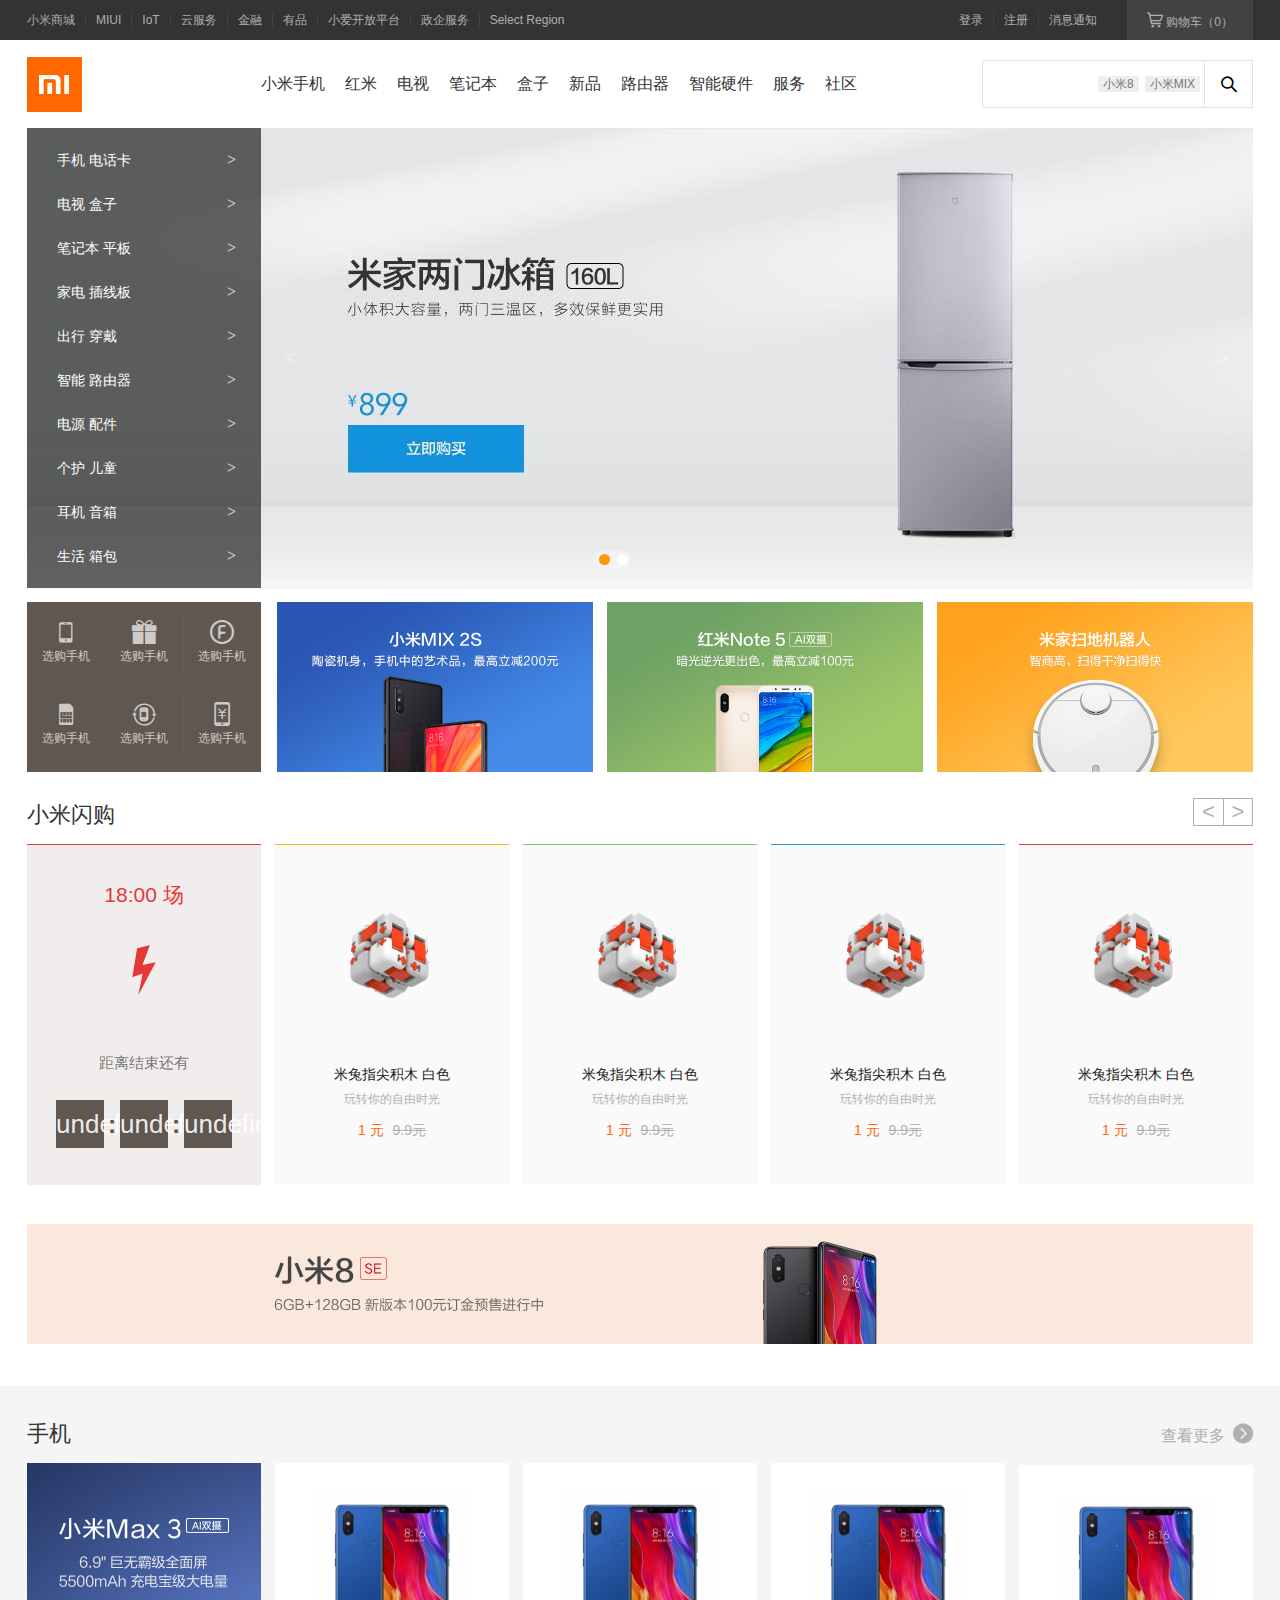
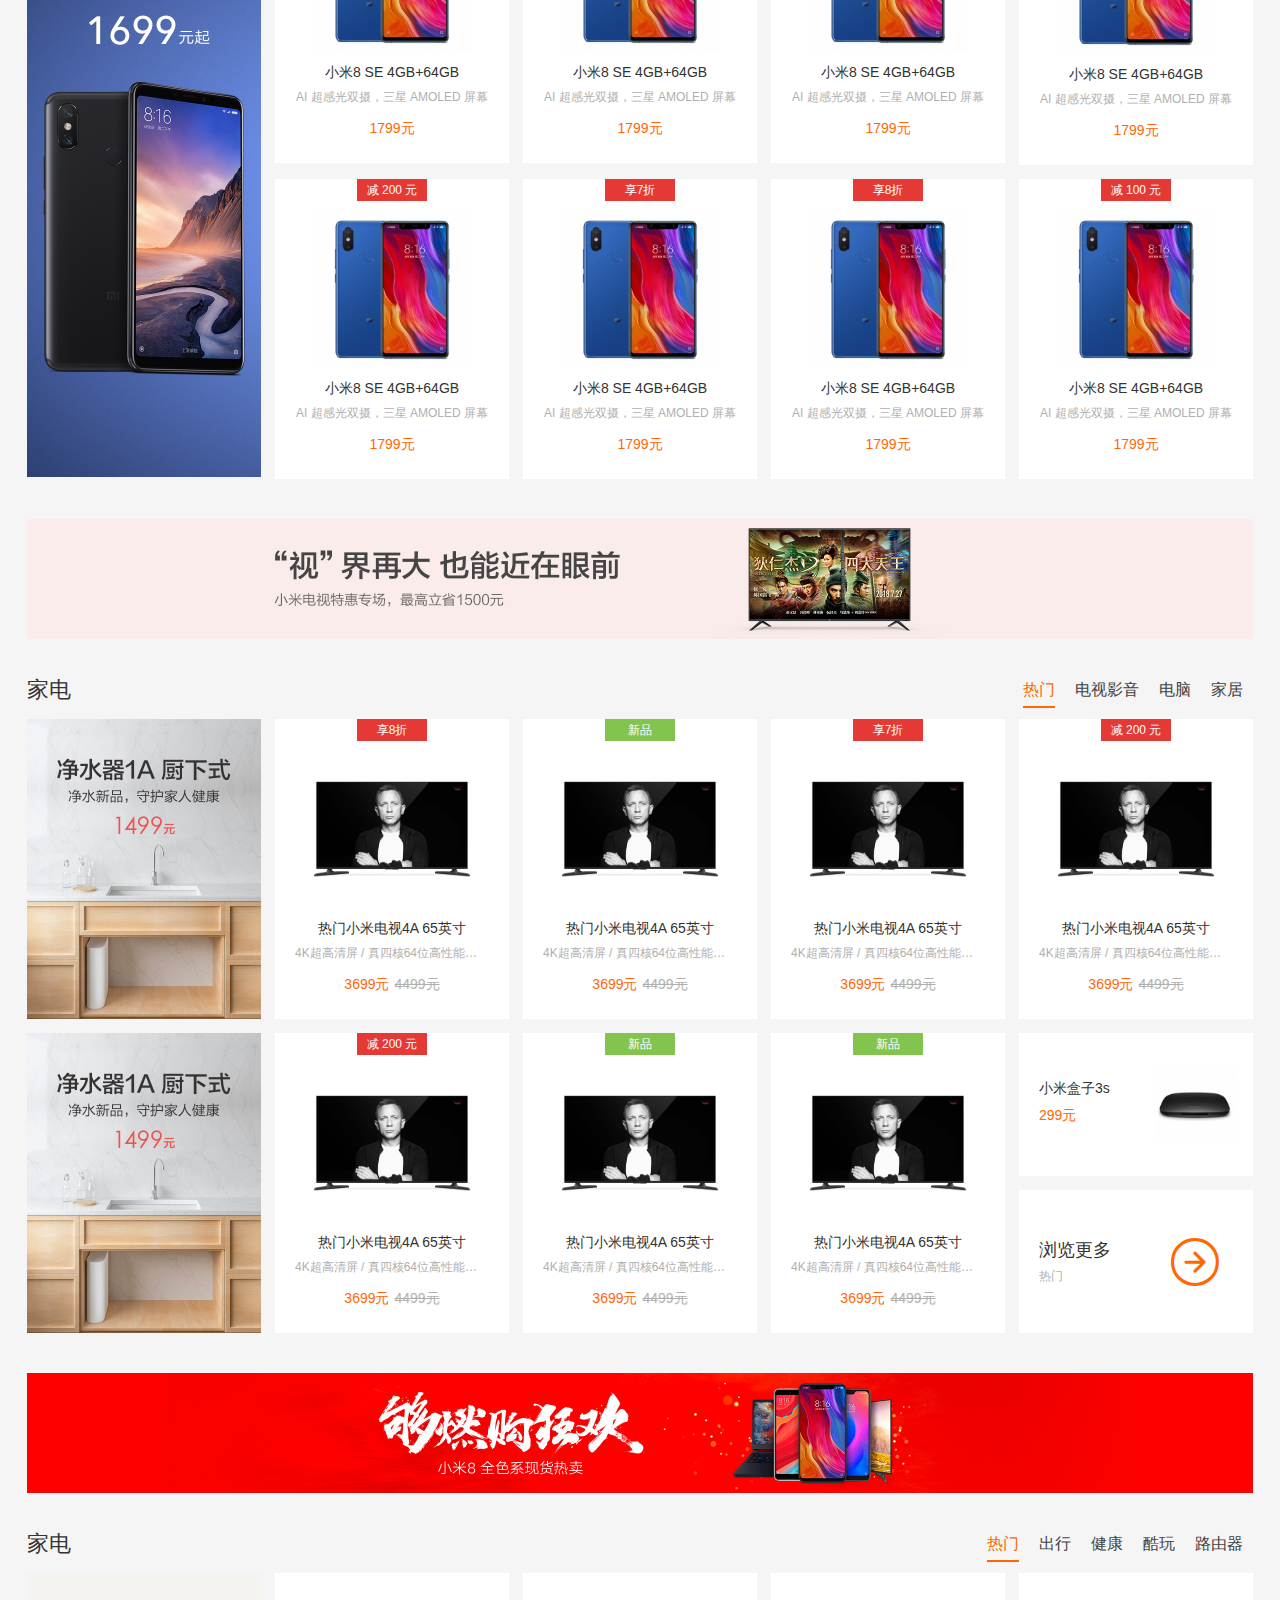
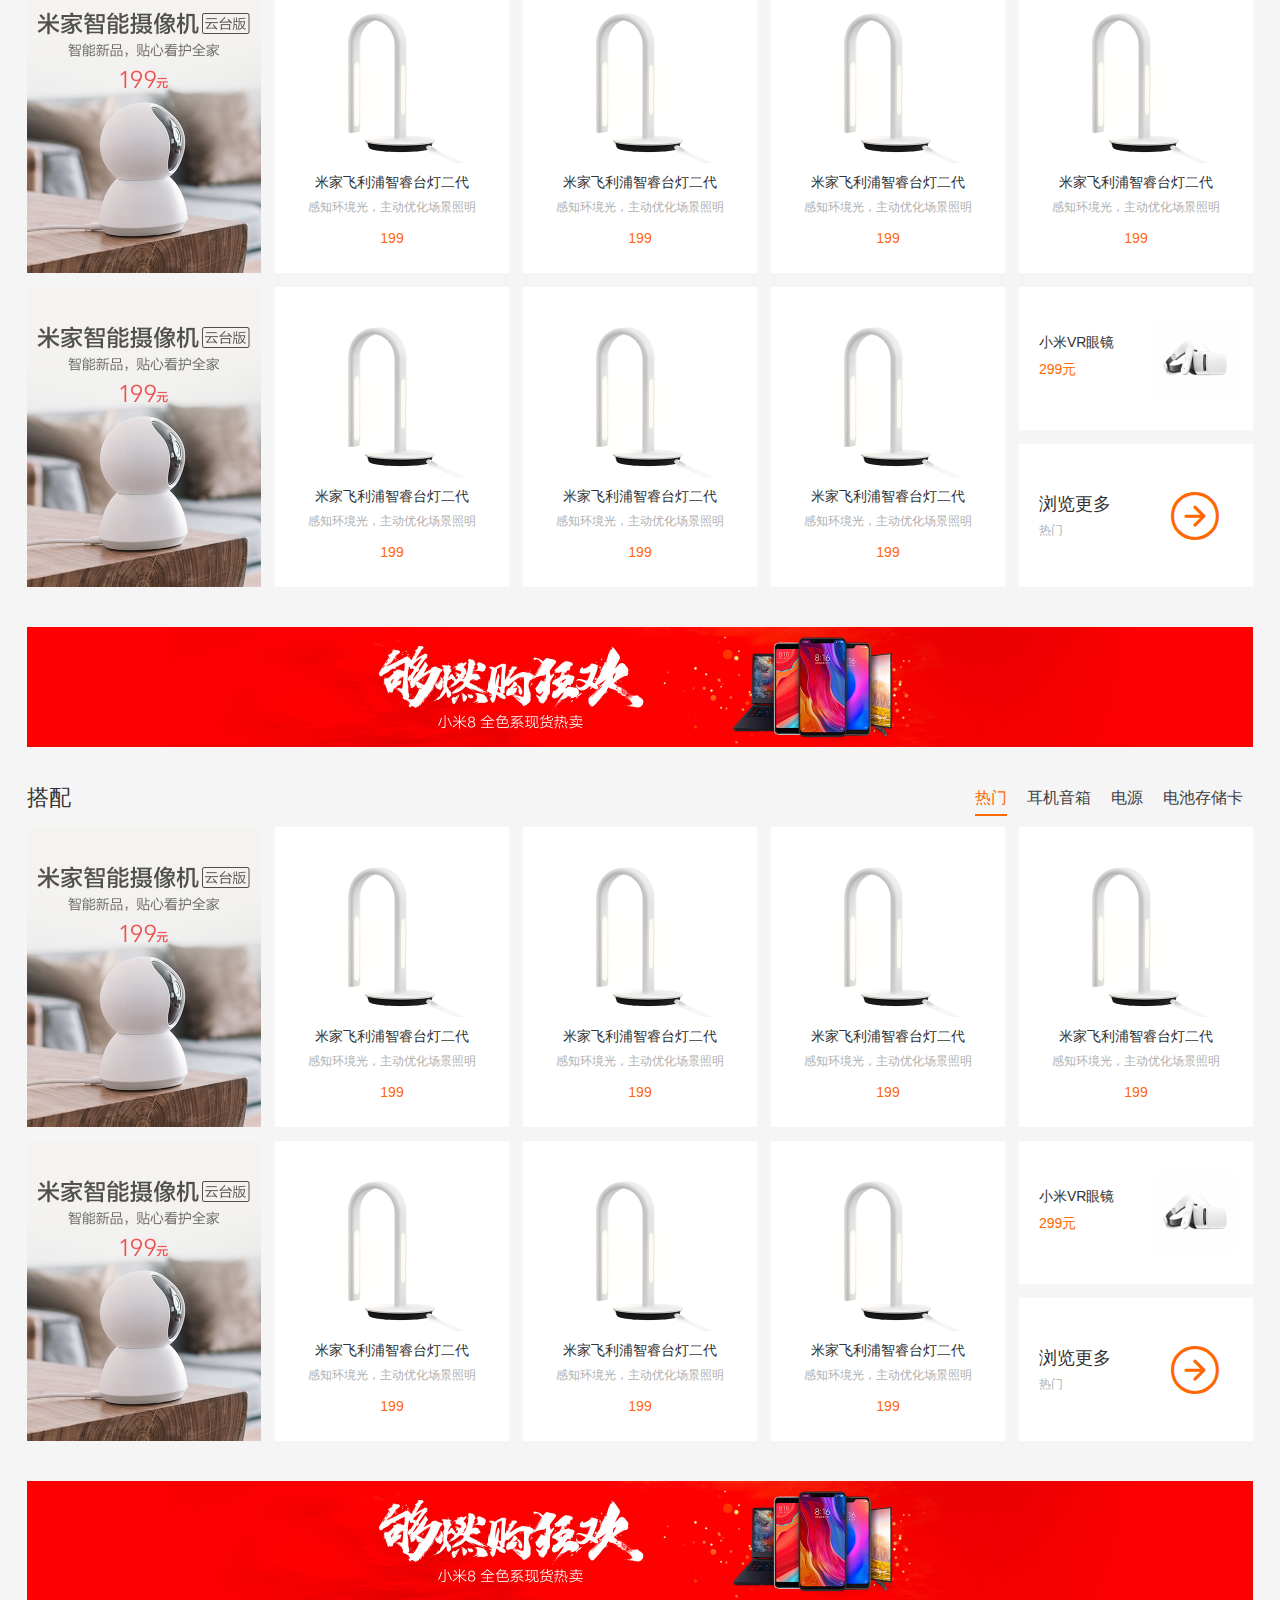
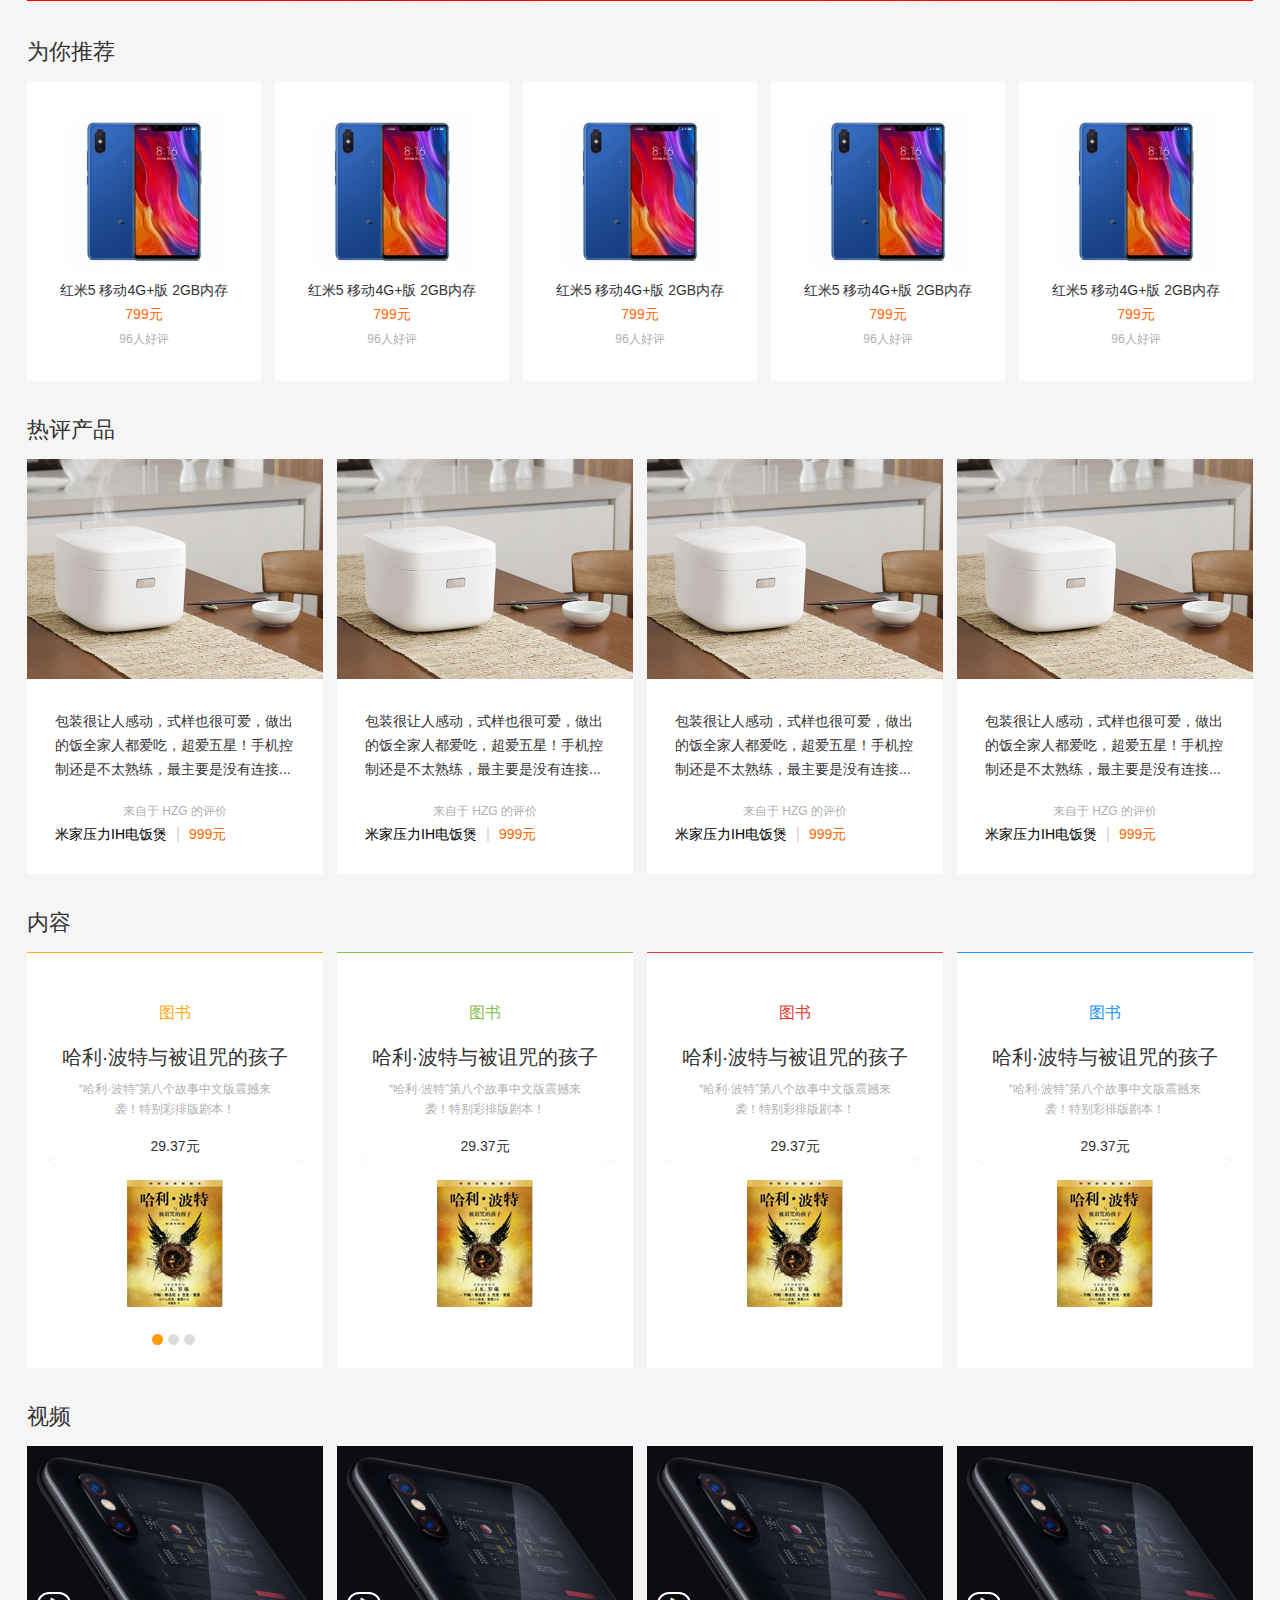
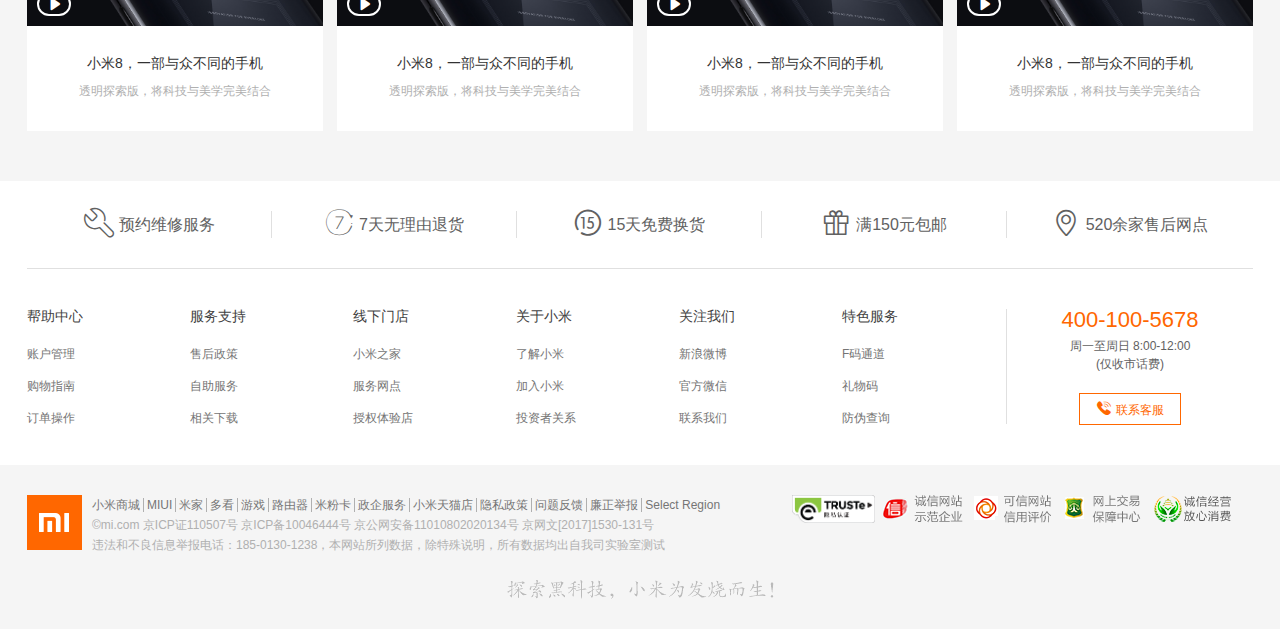
<file: html/index.html>
<!DOCTYPE html>
<html lang="en">
<head>
	<meta charset="UTF-8">
	<title>LY小米商城 - 小米8、小米MIX 2S、红米6 Pro、小米电视官方网站</title>
	<!-- 页面关键字 -->
	<meta name="keywords" content="小米,小米8,小米7,红米5Plus,小米MIX2,小米商城" />
	<!-- 页面的描述 -->
	<meta name="description" content="小米商城直营小米公司旗下所有产品，囊括小米手机系列小米Note 3、小米8、小米MIX 2S，红米手机系列红米5 Plus、红米6 Pro，智能硬件，配件及小米生活周边，同时提供小米客户服务及售后支持。" />

	<!-- 收藏夹图标 -->
	<link rel="shortcut icon" href="./image/favicon.ico">

	<!-- 先引入重置的CSS样式文件 -->
	<link rel="stylesheet" href="./css/reset.css">

	<!-- 引入字体图标的css文件 -->
	<link rel="stylesheet" href="./css/iconfont.css">	

	<!-- 引入当前页面的CSS文件 -->
	<link rel="stylesheet" href="./css/index.css">
	<link rel="stylesheet" type="text/css" href="./css/style.css">
</head>
<body>
	<div class="container">
		<!-- 顶部导航 start -->
		<div class="header_bar">
			<div class="header con_width">
				<!-- 左侧菜单 -->
				<div class="header_nav">
					<ul>
						<li><a href="#">小米商城</a></li>
						<li><a href="#">MIUI</a></li>
						<li><a href="#">IoT</a></li>
						<li><a href="#">云服务</a></li>
						<li><a href="#">金融</a></li>
						<li><a href="#">有品</a></li>
						<li><a href="#">小爱开放平台</a></li>
						<li><a href="#">政企服务</a></li>
						<li><a href="#">Select Region</a></li>
					</ul>
				</div>
				<!-- 右侧购物车 -->
				<div class="header_shopcart">
					<div class="shopcart_logo">
						<a href="#">
							<i class="iconfont icon-cart"></i>
							购物车（0）	
						</a>
						<div class="shopcart-info">
							<p>
								购物车中还没有商品，赶紧选购吧!
							</p>
						</div>
					</div>
				</div>
				<!--右侧登录、注册-->
				<div class="user-auction">
					<ul>
						<li><a href="xm_disembark.html">登录</a></li>
						<li><a href="register.html">注册</a></li>
						<li><a href="#">消息通知</a></li>
					</ul>
				</div>
			</div>
		</div>
		<!-- 顶部导航 end -->
		<!-- 主体导航 start -->
		<div class="main_nav con_width">
			<div class="logo">
				<img src="./images/mi-logo.png" alt="MIlogo" title="小米官网">
			</div>
			<div class="nav">
				<ul>
					<li><a href="#">小米手机</a>
						<div class="nav_item">
							<div class="nav_item_con con_width">
								<ul>
									<li>
										<label>新品</label>
										<a href="#" class="nav_item_con_img">
											<img src="./images/mix2320-220.png" />
										</a>
										<a href="#" class="nav_item_con_name">小米8</a>
										<p>2699元起</p>
									</li>
									<li>
										<label>新品</label>
										<a href="#" class="nav_item_con_img">
											<img src="./images/mix2320-220.png" />
										</a>
										<a href="#" class="nav_item_con_name">小米8</a>
										<p>2699元起</p>
									</li>
									<li>
										<label>新品</label>
										<a href="#" class="nav_item_con_img">
											<img src="./images/mix2320-220.png" />
										</a>
										<a href="#" class="nav_item_con_name">小米8</a>
										<p>2699元起</p>
									</li>
									<li>
										<label>新品</label>
										<a href="#" class="nav_item_con_img">
											<img src="./images/mix2320-220.png" />
										</a>
										<a href="#" class="nav_item_con_name">小米8</a>
										<p>2699元起</p>
									</li>
									<li>
										<label>新品</label>
										<a href="#" class="nav_item_con_img">
											<img src="./images/mix2320-220.png" />
										</a>
										<a href="#" class="nav_item_con_name">小米8</a>
										<p>2699元起</p>
									</li>
									<li>
										<label>新品</label>
										<a href="#" class="nav_item_con_img">
											<img src="./images/mix2320-220.png" />
										</a>
										<a href="#" class="nav_item_con_name">小米8</a>
										<p>2699元起</p>
									</li>
								</ul>
							</div>
						</div>
					</li>
					<li><a href="#">红米</a></li>
					<li><a href="#">电视</a></li>
					<li><a href="#">笔记本</a>
						<div class="nav_item">
							<div class="nav_item_con con_width">
								<ul>
									<li>
										<label>新品</label>
										<a href="#" class="nav_item_con_img">
											<img src="./images/bijiben320.jpg" />
										</a>
										<a href="#" class="nav_item_con_name">小米8</a>
										<p>2699元起</p>
									</li>
									<li>
										<label>新品</label>
										<a href="#" class="nav_item_con_img">
											<img src="./images/bijiben320.jpg" />
										</a>
										<a href="#" class="nav_item_con_name">小米8</a>
										<p>2699元起</p>
									</li>
									<li>
										<label>新品</label>
										<a href="#" class="nav_item_con_img">
											<img src="./images/bijiben320.jpg" />
										</a>
										<a href="#" class="nav_item_con_name">小米8</a>
										<p>2699元起</p>
									</li>
								</ul>
							</div>
						</div>
					</li>
					<li><a href="#">盒子</a></li>
					<li><a href="#">新品</a></li>
					<li><a href="#">路由器</a></li>
					<li><a href="#">智能硬件</a></li>
					<li><a href="#">服务</a></li>
					<li><a href="#">社区</a></li>
				</ul>
			</div>
			<!-- 搜索部分 start -->
			<div class="search_box">
				<input type="search" id="input" name="search" class="search" />
				<button>
					<i class="iconfont icon-sousuo" onclick="input_value()"></i>
				</button>
				<!-- 默认搜索内容 -->
				<div class="search_default">
					<ul>
						<li><a href="#">小米8</a></li>
						<li><a href="#">小米MIX</a></li>
					</ul>
				</div>
				<!-- 下拉列表内容 -->
				<div class="datalist">
					<ul>
						<li><a href="#">小米6X<span>约有6件</span></a></li>
						<li><a href="#">小米MIX 2S<span>约有5件</span></a></li>
						<li><a href="#">黑鲨游戏手机<span>约有3件</span></a></li>
						<li><a href="#">红米Note 5<span>约有6件</span></a></li>
						<li><a href="#">红米5A<span>约有13件</span></a></li>
						<li><a href="#">小米电话4C<span>约有5件</span></a></li>
						<li><a href="#">电视32英寸<span>约有3件</span></a></li>
					</ul>
				</div>
			</div>
			<!-- 搜索部分 end -->
		</div>
		<!-- 主体导航 end -->

		<!-- 定义分类菜单和banner图 start -->
		<div class="home_container con_width">
			<!-- 定义菜单 -->
			<div class="menu_list">
				<ul>
					<li><a href="#">手机 电话卡<span class="arrow">&gt;</span></a>
						<div class="menu_list_item">
							<ul class="menu_list_goods menu_col_4">
								<li>
									<a href="#">
										<img src="./images/note3-80-2.png" alt="">
										<span>小米Note 3</span>
									</a>
								</li>
								<li>
									<a href="#">
										<img src="./images/note3-80-2.png" alt="">
										<span>小米Note 3</span>
									</a>
								</li>
								<li>
									<a href="#">
										<img src="./images/note3-80-2.png" alt="">
										<span>小米Note 3</span>
									</a>
								</li>
								<li>
									<a href="#">
										<img src="./images/note3-80-2.png" alt="">
										<span>小米Note 3</span>
									</a>
								</li>
								<li>
									<a href="#">
										<img src="./images/note3-80-2.png" alt="">
										<span>小米Note 3</span>
									</a>
								</li>
								<li>
									<a href="#">
										<img src="./images/note3-80-2.png" alt="">
										<span>小米Note 3</span>
									</a>
								</li>
								<li>
									<a href="#">
										<img src="./images/note3-80-2.png" alt="">
										<span>小米Note 3</span>
									</a>
								</li>
								<li>
									<a href="#">
										<img src="./images/note3-80-2.png" alt="">
										<span>小米Note 3</span>
									</a>
								</li>
								<li>
									<a href="#">
										<img src="./images/note3-80-2.png" alt="">
										<span>小米Note 3</span>
									</a>
								</li>
								<li>
									<a href="#">
										<img src="./images/note3-80-2.png" alt="">
										<span>小米Note 3</span>
									</a>
								</li>
								<li>
									<a href="#">
										<img src="./images/note3-80-2.png" alt="">
										<span>小米Note 3</span>
									</a>
								</li>
								<li>
									<a href="#">
										<img src="./images/note3-80-2.png" alt="">
										<span>小米Note 3</span>
									</a>
								</li>
								<li>
									<a href="#">
										<img src="./images/note3-80-2.png" alt="">
										<span>小米Note 3</span>
									</a>
								</li>
								<li>
									<a href="#">
										<img src="./images/note3-80-2.png" alt="">
										<span>小米Note 3</span>
									</a>
								</li>
								<li>
									<a href="#">
										<img src="./images/note3-80-2.png" alt="">
										<span>小米Note 3</span>
									</a>
								</li>
								<li>
									<a href="#">
										<img src="./images/note3-80-2.png" alt="">
										<span>小米Note 3</span>
									</a>
								</li>
								<li>
									<a href="#">
										<img src="./images/note3-80-2.png" alt="">
										<span>小米Note 3</span>
									</a>
								</li>
								<li>
									<a href="#">
										<img src="./images/note3-80-2.png" alt="">
										<span>小米Note 3</span>
									</a>
								</li>
								<li>
									<a href="#">
										<img src="./images/note3-80-2.png" alt="">
										<span>小米Note 3</span>
									</a>
								</li>
								<li>
									<a href="#">
										<img src="./images/note3-80-2.png" alt="">
										<span>小米Note 3</span>
									</a>
								</li>
								<li>
									<a href="#">
										<img src="./images/note3-80-2.png" alt="">
										<span>小米Note 3</span>
									</a>
								</li>
								<li>
									<a href="#">
										<img src="./images/note3-80-2.png" alt="">
										<span>小米Note 3</span>
									</a>
								</li>
								<li>
									<a href="#">
										<img src="./images/note3-80-2.png" alt="">
										<span>小米Note 3</span>
									</a>
								</li>
								<li>
									<a href="#">
										<img src="./images/note3-80-2.png" alt="">
										<span>小米Note 3</span>
									</a>
								</li>
							</ul>
						</div>
					</li>
					<li><a href="#">电视 盒子<span class="arrow">&gt;</span></a>
						<div class="menu_list_item">
							<ul class="menu_list_goods menu_col_3">
								<li>
									<a href="#">
										<img src="./images/note3-80-2.png" alt="">
										<span>小米Note 3</span>
									</a>
								</li>
								<li>
									<a href="#">
										<img src="./images/note3-80-2.png" alt="">
										<span>小米Note 3</span>
									</a>
								</li>
								<li>
									<a href="#">
										<img src="./images/note3-80-2.png" alt="">
										<span>小米Note 3</span>
									</a>
								</li>
								<li>
									<a href="#">
										<img src="./images/note3-80-2.png" alt="">
										<span>小米Note 3</span>
									</a>
								</li>
								<li>
									<a href="#">
										<img src="./images/note3-80-2.png" alt="">
										<span>小米Note 3</span>
									</a>
								</li>
								<li>
									<a href="#">
										<img src="./images/note3-80-2.png" alt="">
										<span>小米Note 3</span>
									</a>
								</li>
								<li>
									<a href="#">
										<img src="./images/note3-80-2.png" alt="">
										<span>小米Note 3</span>
									</a>
								</li>
								<li>
									<a href="#">
										<img src="./images/note3-80-2.png" alt="">
										<span>小米Note 3</span>
									</a>
								</li>
								<li>
									<a href="#">
										<img src="./images/note3-80-2.png" alt="">
										<span>小米Note 3</span>
									</a>
								</li>
								<li>
									<a href="#">
										<img src="./images/note3-80-2.png" alt="">
										<span>小米Note 3</span>
									</a>
								</li>
								<li>
									<a href="#">
										<img src="./images/note3-80-2.png" alt="">
										<span>小米Note 3</span>
									</a>
								</li>
								<li>
									<a href="#">
										<img src="./images/note3-80-2.png" alt="">
										<span>小米Note 3</span>
									</a>
								</li>
								<li>
									<a href="#">
										<img src="./images/note3-80-2.png" alt="">
										<span>小米Note 3</span>
									</a>
								</li>
								<li>
									<a href="#">
										<img src="./images/note3-80-2.png" alt="">
										<span>小米Note 3</span>
									</a>
								</li>
								<li>
									<a href="#">
										<img src="./images/note3-80-2.png" alt="">
										<span>小米Note 3</span>
									</a>
								</li>
								<li>
									<a href="#">
										<img src="./images/note3-80-2.png" alt="">
										<span>小米Note 3</span>
									</a>
								</li>
								<li>
									<a href="#">
										<img src="./images/note3-80-2.png" alt="">
										<span>小米Note 3</span>
									</a>
								</li>
								<li>
									<a href="#">
										<img src="./images/note3-80-2.png" alt="">
										<span>小米Note 3</span>
									</a>
								</li>
							</ul>
						</div>
					</li>
					<li><a href="#">笔记本 平板<span class="arrow">&gt;</span></a>
						<div class="menu_list_item">
							<ul class="menu_list_goods menu_col_2">
								<li>
									<a href="#">
										<img src="./images/note3-80-2.png" alt="">
										<span>小米Note 3</span>
									</a>
								</li>
								<li>
									<a href="#">
										<img src="./images/note3-80-2.png" alt="">
										<span>小米Note 3</span>
									</a>
								</li>
								<li>
									<a href="#">
										<img src="./images/note3-80-2.png" alt="">
										<span>小米Note 3</span>
									</a>
								</li>
								<li>
									<a href="#">
										<img src="./images/note3-80-2.png" alt="">
										<span>小米Note 3</span>
									</a>
								</li>
								<li>
									<a href="#">
										<img src="./images/note3-80-2.png" alt="">
										<span>小米Note 3</span>
									</a>
								</li>
								<li>
									<a href="#">
										<img src="./images/note3-80-2.png" alt="">
										<span>小米Note 3</span>
									</a>
								</li>
								<li>
									<a href="#">
										<img src="./images/note3-80-2.png" alt="">
										<span>小米Note 3</span>
									</a>
								</li>
								<li>
									<a href="#">
										<img src="./images/note3-80-2.png" alt="">
										<span>小米Note 3</span>
									</a>
								</li>
								<li>
									<a href="#">
										<img src="./images/note3-80-2.png" alt="">
										<span>小米Note 3</span>
									</a>
								</li>
							</ul>
						</div>
					</li>
					<li><a href="#">家电 插线板<span class="arrow">&gt;</span></a></li>
					<li><a href="#">出行 穿戴<span class="arrow">&gt;</span></a></li>
					<li><a href="#">智能 路由器<span class="arrow">&gt;</span></a></li>
					<li><a href="#">电源 配件<span class="arrow">&gt;</span></a></li>
					<li><a href="#">个护 儿童<span class="arrow">&gt;</span></a></li>
					<li><a href="#">耳机 音箱<span class="arrow">&gt;</span></a></li>
					<li><a href="#">生活 箱包<span class="arrow">&gt;</span></a></li>
				</ul>
			</div>
			<!-- 定义banner -->
			<div id="banner">
				<ul>
					<li class="active">
						<a href="#"><img src="./images/mi_banner3.jpg" alt="小米" title="小米"></a>
					</li>
					<li>
						<a href="#"><img src="./images/mi_banner4.jpg" alt="小米" title="小米"></a>
					</li>
				</ul>
				<div id="circle-list">
					<ul>
						<li class="active-circle"></li>
						<li></li>
					</ul>
				</div>
				<div id="banner-left" class="banner-arrow">&lt;</div>
				<div id="banner-right" class="banner-arrow">&gt;</div>
			</div>
		</div>
		<!-- 定义分类菜单和banner图 end -->

		<!-- 定义推荐部分 start -->
		<div class="recommend con_width">
			<div class="recommend_left">
				<ul>
					<li><a href="#"><i class="iconfont icon-shouji"></i><span>选购手机</span></a><div class="bottom_line"></div></li>
					<li><a href="#"><i class="iconfont icon-lihe"></i><span>选购手机</span></a>
						<div class="bottom_line"></div>
					</li>
					<li><a href="#"><i class="iconfont icon-Fma"></i><span>选购手机</span></a>
					<div class="bottom_line"></div></li>
				</ul>
				<ul>
					<li><a href="#"><i class="iconfont icon-shoujiqia"></i><span>选购手机</span></a></li>
					<li><a href="#"><i class="iconfont icon-yijiuhuanxin"></i><span>选购手机</span></a></li>
					<li><a href="#"><i class="iconfont icon-huafeichongzhi"></i><span>选购手机</span></a></li>
				</ul>
			</div>
			<div class="recommend_right">
				<ul>
					<li><a href=""><img src="./images/img1.jpg" title="" alt=""/></a></li>
					<li><a href=""><img src="./images/img2.jpg" title="" alt=""/></a></li>
					<li><a href=""><img src="./images/img3.jpeg" title="" alt=""/></a></li>
				</ul>
			</div>
		</div>
		<!-- 定义推荐部分 end -->
		<!-- 小米闪购 start -->
		<div class="flashover con_width">
			<h1 class="list_title">小米闪购
				<div class="flashover_a">
					<a href="javascript:;" onclick="flashover('R')">&lt;</a>
					<a href="javascript:;" onclick="flashover('L')">&gt;</a>
				</div>
			</h1>
			<div class="flashover_list">
				<div class="flashover_item countdown goodlist4">
					<p class="countdown_title">18:00 场</p>
					<i class="iconfont icon-shandian"></i>
					<p class="countdown_desc">距离结束还有</p>
					<div class="countdown_time">
						<label class="countdown_time_item" id="_h">00</label>
						<label class="countdown_item_dot">:</label>
						<label class="countdown_time_item" id="_m">00</label>
						<label class="countdown_item_dot">:</label>
						<label class="countdown_time_item" id="_s">00</label>
					</div>
				</div>
				<div class="flashover_item_con" id="shangou">
					<div class="flashover_item_con_div" id="shangouCon" style="left: 0px">
						<div class="flashover_item flashover_goodlist goodlist1">
							<a href="#" alt="米兔指尖积木 白色" title="米兔指尖积木 白色">
								<div class="goodlist_content">
									<img src="./images/good1.png" alt="">
									<p class="good_title">米兔指尖积木 白色</p>
									<p class="good_desc">玩转你的自由时光</p>
									<p class="good_price">1 元 <label>9.9元</label></p>
								</div>
							</a>
						</div>
						<div class="flashover_item flashover_goodlist goodlist2">
							<a href="#" alt="米兔指尖积木 白色" title="米兔指尖积木 白色">
								<div class="goodlist_content">
									<img src="./images/good1.png" alt="">
									<p class="good_title">米兔指尖积木 白色</p>
									<p class="good_desc">玩转你的自由时光</p>
									<p class="good_price">1 元 <label>9.9元</label></p>
								</div>
							</a>
						</div>
						<div class="flashover_item flashover_goodlist goodlist3">
							<a href="#" alt="米兔指尖积木 白色" title="米兔指尖积木 白色">
								<div class="goodlist_content">
									<img src="./images/good1.png" alt="">
									<p class="good_title">米兔指尖积木 白色</p>
									<p class="good_desc">玩转你的自由时光</p>
									<p class="good_price">1 元 <label>9.9元</label></p>
								</div>
							</a>
						</div>
						<div class="flashover_item flashover_goodlist goodlist4">
							<a href="#" alt="米兔指尖积木 白色" title="米兔指尖积木 白色">
								<div class="goodlist_content">
									<img src="./images/good1.png" alt="">
									<p class="good_title">米兔指尖积木 白色</p>
									<p class="good_desc">玩转你的自由时光</p>
									<p class="good_price">1 元 <label>9.9元</label></p>
								</div>
							</a>
						</div>
						<div class="flashover_item flashover_goodlist goodlist1">
							<a href="#" alt="米兔指尖积木 白色" title="米兔指尖积木 白色">
								<div class="goodlist_content">
									<img src="./images/good1.png" alt="">
									<p class="good_title">米兔指尖积木 白色</p>
									<p class="good_desc">玩转你的自由时光</p>
									<p class="good_price">2 元 <label>9.9元</label></p>
								</div>
							</a>
						</div>
						<div class="flashover_item flashover_goodlist goodlist2">
							<a href="#" alt="米兔指尖积木 白色" title="米兔指尖积木 白色">
								<div class="goodlist_content">
									<img src="./images/good1.png" alt="">
									<p class="good_title">米兔指尖积木 白色</p>
									<p class="good_desc">玩转你的自由时光</p>
									<p class="good_price">2 元 <label>9.9元</label></p>
								</div>
							</a>
						</div>
						<div class="flashover_item flashover_goodlist goodlist3">
							<a href="#" alt="米兔指尖积木 白色" title="米兔指尖积木 白色">
								<div class="goodlist_content">
									<img src="./images/good1.png" alt="">
									<p class="good_title">米兔指尖积木 白色</p>
									<p class="good_desc">玩转你的自由时光</p>
									<p class="good_price">2 元 <label>9.9元</label></p>
								</div>
							</a>
						</div>
						<div class="flashover_item flashover_goodlist goodlist4">
							<a href="#" alt="米兔指尖积木 白色" title="米兔指尖积木 白色">
								<div class="goodlist_content">
									<img src="./images/good1.png" alt="">
									<p class="good_title">米兔指尖积木 白色</p>
									<p class="good_desc">玩转你的自由时光</p>
									<p class="good_price">2 元 <label>9.9元</label></p>
								</div>
							</a>
						</div>
					</div>
				</div>
			</div>
		</div>
		<!-- 小米闪购 end -->
		
		<!-- 广告 start -->
		<div class="ad_container con_width">
			<a href="#" alt="小米8 6G+128G" title="小米8 6G+128G"><img src="./images/xmad_15326189127178_tugca.jpg"></a>
		</div>
		<!-- 广告 end -->
		
		<!-- 产品列表 start -->
		<div class="goods">
			<!-- 手机 start -->
			<div class="flashover con_width clearfix">
				<h1 class="list_title">手机<a href="">查看更多<i class="iconfont icon-xiangyoujiantou"></i></a></h1>
				<div class="goods_item_left1">
					<a href="#"><img src="./images/xmad_15323220713837_GLBVX.jpg"/></a>
				</div>
				<div class="goods_item_right">
					<div class="goods_item_list">
						<div class="goodlist_content">
							<a href="#"><img src="./images/pms_1527684990.93616987!220x220.jpg" alt=""></a>
							<p class="good_title"><a href="#">小米8 SE 4GB+64GB</a></p>
							<p class="good_desc">AI 超感光双摄，三星 AMOLED 屏幕</p>
							<p class="good_price">1799元</p>
						</div>
					</div>
					<div class="goods_item_list">
						<div class="goodlist_content">
							<a href="#"><img src="./images/pms_1527684990.93616987!220x220.jpg" alt=""></a>
							<p class="good_title"><a href="#">小米8 SE 4GB+64GB</a></p>
							<p class="good_desc">AI 超感光双摄，三星 AMOLED 屏幕</p>
							<p class="good_price">1799元</p>
						</div>
					</div>
					<div class="goods_item_list">
						<div class="goodlist_content">
							<a href="#"><img src="./images/pms_1527684990.93616987!220x220.jpg" alt=""></a>
							<p class="good_title"><a href="#">小米8 SE 4GB+64GB</a></p>
							<p class="good_desc">AI 超感光双摄，三星 AMOLED 屏幕</p>
							<p class="good_price">1799元</p>
						</div>
					</div>
					<div class="goods_item_list">
						<div class="goodlist_content">
							<a href="#"><img src="./images/pms_1527684990.93616987!220x220.jpg" alt=""></a>
							<p class="good_title"><a href="#">小米8 SE 4GB+64GB</a></p>
							<p class="good_desc">AI 超感光双摄，三星 AMOLED 屏幕</p>
							<p class="good_price">1799元</p>
						</div>
					</div>
					<div class="goods_item_list">
						<div class="goodlist_content">
							<label>减 200 元</label>
							<a href="#"><img src="./images/pms_1527684990.93616987!220x220.jpg" alt=""></a>
							<p class="good_title"><a href="#">小米8 SE 4GB+64GB</a></p>
							<p class="good_desc">AI 超感光双摄，三星 AMOLED 屏幕</p>
							<p class="good_price">1799元</p>
						</div>
					</div>
					<div class="goods_item_list">
						<div class="goodlist_content">
							<label>享7折</label>
							<a href="#"><img src="./images/pms_1527684990.93616987!220x220.jpg" alt=""></a>
							<p class="good_title"><a href="#">小米8 SE 4GB+64GB</a></p>
							<p class="good_desc">AI 超感光双摄，三星 AMOLED 屏幕</p>
							<p class="good_price">1799元</p>
						</div>
					</div>
					<div class="goods_item_list">
						<div class="goodlist_content">
							<label>享8折</label>
							<a href="#"><img src="./images/pms_1527684990.93616987!220x220.jpg" alt=""></a>
							<p class="good_title"><a href="#">小米8 SE 4GB+64GB</a></p>
							<p class="good_desc">AI 超感光双摄，三星 AMOLED 屏幕</p>
							<p class="good_price">1799元</p>
						</div>
					</div>
					<div class="goods_item_list">
						<div class="goodlist_content">
							<label>减 100 元</label>
							<a href="#"><img src="./images/pms_1527684990.93616987!220x220.jpg" alt=""></a>
							<p class="good_title"><a href="#">小米8 SE 4GB+64GB</a></p>
							<p class="good_desc">AI 超感光双摄，三星 AMOLED 屏幕</p>
							<p class="good_price">1799元</p>
						</div>
					</div>
				</div>
			</div>
			<!-- 手机 end -->
		
			<!-- 广告 start -->
			<div class="ad_container con_width">
				<a href="#" alt="小米电视" title="小米电视"><img src="./images/xmad_15329210161578_SWgUX.jpg"></a>
			</div>
			<!-- 广告 end -->

			<!-- 家电 start -->
			<div class="wiring con_width clearfix">
				<h1 class="list_title" id="houseElectricalTitle">家电
					<ul>
						<li class="active"><a href="#">热门</a></li>
						<li><a href="#">电视影音</a></li>
						<li><a href="#">电脑</a></li>
						<li><a href="#">家居</a></li>
					</ul>
				</h1>
				<div class="wiring_left">
					<a href="#"><img src="./images/xmad_15232550390498_qwxEC.jpg"/></a>
					<a href="#"><img src="./images/xmad_15232550390498_qwxEC.jpg"/></a>
				</div>
				<div class="wiring_right" id="houseElectricalDiv">
					<!-- 热门 -->
					<div class="wiring_right_con">
						<div class="goods_item_list">
							<div class="goodlist_content">
								<label>享8折</label>
								<a href="#"><img src="./images/pms_1490077569.08131612!220x220.png" alt=""></a>
								<p class="good_title"><a href="#">热门小米电视4A 65英寸</a></p>
								<p class="good_desc">4K超高清屏 / 真四核64位高性能处理器</p>
								<p class="good_price">3699元<label>4499元</label></p>
							</div>
							<div class="goods_item_list_desc">
								<p class="goods_item_list_desc_con">小米电视给我惊喜，昨天下午下单，第二天上午就送到家啦...</p>
								<span> 来自于 陈金壮 的评价</span>
							</div>
						</div>
						<div class="goods_item_list">
							<div class="goodlist_content">
								<label class="new_good">新品</label>
								<a href="#"><img src="./images/pms_1490077569.08131612!220x220.png" alt=""></a>
								<p class="good_title"><a href="#">热门小米电视4A 65英寸</a></p>
								<p class="good_desc">4K超高清屏 / 真四核64位高性能处理器</p>
								<p class="good_price">3699元<label>4499元</label></p>
							</div>
							<div class="goods_item_list_desc">
								<p class="goods_item_list_desc_con">小米电视给我惊喜，昨天下午下单，第二天上午就送到家啦...</p>
								<span> 来自于 陈金壮 的评价</span>
							</div>
						</div>
						<div class="goods_item_list">
							<div class="goodlist_content">
								<label>享7折</label>
								<a href="#"><img src="./images/pms_1490077569.08131612!220x220.png" alt=""></a>
								<p class="good_title"><a href="#">热门小米电视4A 65英寸</a></p>
								<p class="good_desc">4K超高清屏 / 真四核64位高性能处理器</p>
								<p class="good_price">3699元<label>4499元</label></p>
							</div>
							<div class="goods_item_list_desc">
								<p class="goods_item_list_desc_con">小米电视给我惊喜，昨天下午下单，第二天上午就送到家啦...</p>
								<span> 来自于 陈金壮 的评价</span>
							</div>
						</div>
						<div class="goods_item_list">
							<div class="goodlist_content">
								<label>减 200 元</label>
								<a href="#"><img src="./images/pms_1490077569.08131612!220x220.png" alt=""></a>
								<p class="good_title"><a href="#">热门小米电视4A 65英寸</a></p>
								<p class="good_desc">4K超高清屏 / 真四核64位高性能处理器</p>
								<p class="good_price">3699元<label>4499元</label></p>
							</div>
							<div class="goods_item_list_desc">
								<p class="goods_item_list_desc_con">小米电视给我惊喜，昨天下午下单，第二天上午就送到家啦...</p>
								<span> 来自于 陈金壮 的评价</span>
							</div>
						</div>
						<div class="goods_item_list">
							<div class="goodlist_content">
								<label>减 200 元</label>
								<a href="#"><img src="./images/pms_1490077569.08131612!220x220.png" alt=""></a>
								<p class="good_title"><a href="#">热门小米电视4A 65英寸</a></p>
								<p class="good_desc">4K超高清屏 / 真四核64位高性能处理器</p>
								<p class="good_price">3699元<label>4499元</label></p>
							</div>
							<div class="goods_item_list_desc">
								<p class="goods_item_list_desc_con">小米电视给我惊喜，昨天下午下单，第二天上午就送到家啦...</p>
								<span> 来自于 陈金壮 的评价</span>
							</div>
						</div>
						<div class="goods_item_list">
							<div class="goodlist_content">
								<label class="new_good">新品</label>
								<a href="#"><img src="./images/pms_1490077569.08131612!220x220.png" alt=""></a>
								<p class="good_title"><a href="#">热门小米电视4A 65英寸</a></p>
								<p class="good_desc">4K超高清屏 / 真四核64位高性能处理器</p>
								<p class="good_price">3699元<label>4499元</label></p>
							</div>
							<div class="goods_item_list_desc">
								<p class="goods_item_list_desc_con">小米电视给我惊喜，昨天下午下单，第二天上午就送到家啦...</p>
								<span> 来自于 陈金壮 的评价</span>
							</div>
						</div>
						<div class="goods_item_list">
							<div class="goodlist_content">
								<label class="new_good">新品</label>
								<a href="#"><img src="./images/pms_1490077569.08131612!220x220.png" alt=""></a>
								<p class="good_title"><a href="#">热门小米电视4A 65英寸</a></p>
								<p class="good_desc">4K超高清屏 / 真四核64位高性能处理器</p>
								<p class="good_price">3699元<label>4499元</label></p>
							</div>
							<div class="goods_item_list_desc">
								<p class="goods_item_list_desc_con">小米电视给我惊喜，昨天下午下单，第二天上午就送到家啦...</p>
								<span> 来自于 陈金壮 的评价</span>
							</div>
						</div>
						
						<div class="goods_item_list_last">
							<div class="goods_item_last_list clearfix">
								<div class="goods_item_last_list_left">
									<a href="#">小米盒子3s</a>
									<span>299元</span>
								</div>
								<div class="goods_item_last_list_right">
									<img src="./images/pms_1479190789.95594557!220x220.jpg" />
								</div>
							</div>
							<div class="goods_item_last_list clearfix">
								<div class="goods_item_last_list_left">
									<a href="#" class="more">
										<p>浏览更多</p>
										<label>热门</label>
									</a>
								</div>
								<div class="goods_item_last_list_right">
									<a href="#"><i class="iconfont icon-you"></i></a>
								</div>
							</div>
						</div>
					</div>	
					<!-- 电视影音 -->
					<div class="wiring_right_con hide">
						<div class="goods_item_list">
							<div class="goodlist_content">
								<label>享8折</label>
								<a href="#"><img src="./images/pms_1490077569.08131612!220x220.png" alt=""></a>
								<p class="good_title"><a href="#">电视影音</a></p>
								<p class="good_desc">4K超高清屏 / 真四核64位高性能处理器</p>
								<p class="good_price">3699元<label>4499元</label></p>
							</div>
							<div class="goods_item_list_desc">
								<p class="goods_item_list_desc_con">小米电视给我惊喜，昨天下午下单，第二天上午就送到家啦...</p>
								<span> 来自于 陈金壮 的评价</span>
							</div>
						</div>
						<div class="goods_item_list">
							<div class="goodlist_content">
								<label class="new_good">新品</label>
								<a href="#"><img src="./images/pms_1490077569.08131612!220x220.png" alt=""></a>
								<p class="good_title"><a href="#">小米电视4A 65英寸</a></p>
								<p class="good_desc">4K超高清屏 / 真四核64位高性能处理器</p>
								<p class="good_price">3699元<label>4499元</label></p>
							</div>
							<div class="goods_item_list_desc">
								<p class="goods_item_list_desc_con">小米电视给我惊喜，昨天下午下单，第二天上午就送到家啦...</p>
								<span> 来自于 陈金壮 的评价</span>
							</div>
						</div>
						<div class="goods_item_list">
							<div class="goodlist_content">
								<label>享7折</label>
								<a href="#"><img src="./images/pms_1490077569.08131612!220x220.png" alt=""></a>
								<p class="good_title"><a href="#">小米电视4A 65英寸</a></p>
								<p class="good_desc">4K超高清屏 / 真四核64位高性能处理器</p>
								<p class="good_price">3699元<label>4499元</label></p>
							</div>
							<div class="goods_item_list_desc">
								<p class="goods_item_list_desc_con">小米电视给我惊喜，昨天下午下单，第二天上午就送到家啦...</p>
								<span> 来自于 陈金壮 的评价</span>
							</div>
						</div>
						<div class="goods_item_list">
							<div class="goodlist_content">
								<label>减 200 元</label>
								<a href="#"><img src="./images/pms_1490077569.08131612!220x220.png" alt=""></a>
								<p class="good_title"><a href="#">电视影音小米电视4A 65英寸</a></p>
								<p class="good_desc">4K超高清屏 / 真四核64位高性能处理器</p>
								<p class="good_price">3699元<label>4499元</label></p>
							</div>
							<div class="goods_item_list_desc">
								<p class="goods_item_list_desc_con">小米电视给我惊喜，昨天下午下单，第二天上午就送到家啦...</p>
								<span> 来自于 陈金壮 的评价</span>
							</div>
						</div>
						<div class="goods_item_list">
							<div class="goodlist_content">
								<label>减 200 元</label>
								<a href="#"><img src="./images/pms_1490077569.08131612!220x220.png" alt=""></a>
								<p class="good_title"><a href="#">小米电视4A 65英寸</a></p>
								<p class="good_desc">4K超高清屏 / 真四核64位高性能处理器</p>
								<p class="good_price">3699元<label>4499元</label></p>
							</div>
							<div class="goods_item_list_desc">
								<p class="goods_item_list_desc_con">小米电视给我惊喜，昨天下午下单，第二天上午就送到家啦...</p>
								<span> 来自于 陈金壮 的评价</span>
							</div>
						</div>
						<div class="goods_item_list">
							<div class="goodlist_content">
								<label class="new_good">新品</label>
								<a href="#"><img src="./images/pms_1490077569.08131612!220x220.png" alt=""></a>
								<p class="good_title"><a href="#">小米电视4A 65英寸</a></p>
								<p class="good_desc">4K超高清屏 / 真四核64位高性能处理器</p>
								<p class="good_price">3699元<label>4499元</label></p>
							</div>
							<div class="goods_item_list_desc">
								<p class="goods_item_list_desc_con">小米电视给我惊喜，昨天下午下单，第二天上午就送到家啦...</p>
								<span> 来自于 陈金壮 的评价</span>
							</div>
						</div>
						<div class="goods_item_list">
							<div class="goodlist_content">
								<label class="new_good">新品</label>
								<a href="#"><img src="./images/pms_1490077569.08131612!220x220.png" alt=""></a>
								<p class="good_title"><a href="#">电视影音小米电视4A 65英寸</a></p>
								<p class="good_desc">4K超高清屏 / 真四核64位高性能处理器</p>
								<p class="good_price">3699元<label>4499元</label></p>
							</div>
							<div class="goods_item_list_desc">
								<p class="goods_item_list_desc_con">小米电视给我惊喜，昨天下午下单，第二天上午就送到家啦...</p>
								<span> 来自于 陈金壮 的评价</span>
							</div>
						</div>
						
						<div class="goods_item_list_last">
							<div class="goods_item_last_list clearfix">
								<div class="goods_item_last_list_left">
									<a href="#">小米盒子3s</a>
									<span>299元</span>
								</div>
								<div class="goods_item_last_list_right">
									<img src="./images/pms_1479190789.95594557!220x220.jpg" />
								</div>
							</div>
							<div class="goods_item_last_list clearfix">
								<div class="goods_item_last_list_left">
									<a href="#" class="more">
										<p>浏览更多</p>
										<label>电视影音</label>
									</a>
								</div>
								<div class="goods_item_last_list_right">
									<a href="#"><i class="iconfont icon-you"></i></a>
								</div>
							</div>
						</div>
					</div>	
					<!-- 电脑 -->
					<div class="wiring_right_con hide">
						<div class="goods_item_list">
							<div class="goodlist_content">
								<label>享8折</label>
								<a href="#"><img src="./images/pms_1490077569.08131612!220x220.png" alt=""></a>
								<p class="good_title"><a href="#">电脑</a></p>
								<p class="good_desc">4K超高清屏 / 真四核64位高性能处理器</p>
								<p class="good_price">3699元<label>4499元</label></p>
							</div>
							<div class="goods_item_list_desc">
								<p class="goods_item_list_desc_con">小米电视给我惊喜，昨天下午下单，第二天上午就送到家啦...</p>
								<span> 来自于 陈金壮 的评价</span>
							</div>
						</div>
						<div class="goods_item_list">
							<div class="goodlist_content">
								<label class="new_good">新品</label>
								<a href="#"><img src="./images/pms_1490077569.08131612!220x220.png" alt=""></a>
								<p class="good_title"><a href="#">小米电视4A 65英寸</a></p>
								<p class="good_desc">4K超高清屏 / 真四核64位高性能处理器</p>
								<p class="good_price">3699元<label>4499元</label></p>
							</div>
							<div class="goods_item_list_desc">
								<p class="goods_item_list_desc_con">小米电视给我惊喜，昨天下午下单，第二天上午就送到家啦...</p>
								<span> 来自于 陈金壮 的评价</span>
							</div>
						</div>
						<div class="goods_item_list">
							<div class="goodlist_content">
								<label>享7折</label>
								<a href="#"><img src="./images/pms_1490077569.08131612!220x220.png" alt=""></a>
								<p class="good_title"><a href="#">电脑小米电视4A 65英寸</a></p>
								<p class="good_desc">4K超高清屏 / 真四核64位高性能处理器</p>
								<p class="good_price">3699元<label>4499元</label></p>
							</div>
							<div class="goods_item_list_desc">
								<p class="goods_item_list_desc_con">小米电视给我惊喜，昨天下午下单，第二天上午就送到家啦...</p>
								<span> 来自于 陈金壮 的评价</span>
							</div>
						</div>
						<div class="goods_item_list">
							<div class="goodlist_content">
								<label>减 200 元</label>
								<a href="#"><img src="./images/pms_1490077569.08131612!220x220.png" alt=""></a>
								<p class="good_title"><a href="#">小米电视4A 65英寸</a></p>
								<p class="good_desc">4K超高清屏 / 真四核64位高性能处理器</p>
								<p class="good_price">3699元<label>4499元</label></p>
							</div>
							<div class="goods_item_list_desc">
								<p class="goods_item_list_desc_con">小米电视给我惊喜，昨天下午下单，第二天上午就送到家啦...</p>
								<span> 来自于 陈金壮 的评价</span>
							</div>
						</div>
						<div class="goods_item_list">
							<div class="goodlist_content">
								<label>减 200 元</label>
								<a href="#"><img src="./images/pms_1490077569.08131612!220x220.png" alt=""></a>
								<p class="good_title"><a href="#">小米电视4A 65英寸</a></p>
								<p class="good_desc">4K超高清屏 / 真四核64位高性能处理器</p>
								<p class="good_price">3699元<label>4499元</label></p>
							</div>
							<div class="goods_item_list_desc">
								<p class="goods_item_list_desc_con">小米电视给我惊喜，昨天下午下单，第二天上午就送到家啦...</p>
								<span> 来自于 陈金壮 的评价</span>
							</div>
						</div>
						<div class="goods_item_list">
							<div class="goodlist_content">
								<label class="new_good">新品</label>
								<a href="#"><img src="./images/pms_1490077569.08131612!220x220.png" alt=""></a>
								<p class="good_title"><a href="#">电脑小米电视4A 65英寸</a></p>
								<p class="good_desc">4K超高清屏 / 真四核64位高性能处理器</p>
								<p class="good_price">3699元<label>4499元</label></p>
							</div>
							<div class="goods_item_list_desc">
								<p class="goods_item_list_desc_con">小米电视给我惊喜，昨天下午下单，第二天上午就送到家啦...</p>
								<span> 来自于 陈金壮 的评价</span>
							</div>
						</div>
						<div class="goods_item_list">
							<div class="goodlist_content">
								<label class="new_good">新品</label>
								<a href="#"><img src="./images/pms_1490077569.08131612!220x220.png" alt=""></a>
								<p class="good_title"><a href="#">电脑小米电视4A 65英寸</a></p>
								<p class="good_desc">4K超高清屏 / 真四核64位高性能处理器</p>
								<p class="good_price">3699元<label>4499元</label></p>
							</div>
							<div class="goods_item_list_desc">
								<p class="goods_item_list_desc_con">小米电视给我惊喜，昨天下午下单，第二天上午就送到家啦...</p>
								<span> 来自于 陈金壮 的评价</span>
							</div>
						</div>
						
						<div class="goods_item_list_last">
							<div class="goods_item_last_list clearfix">
								<div class="goods_item_last_list_left">
									<a href="#">小米盒子3s</a>
									<span>299元</span>
								</div>
								<div class="goods_item_last_list_right">
									<img src="./images/pms_1479190789.95594557!220x220.jpg" />
								</div>
							</div>
							<div class="goods_item_last_list clearfix">
								<div class="goods_item_last_list_left">
									<a href="#" class="more">
										<p>浏览更多</p>
										<label>电脑</label>
									</a>
								</div>
								<div class="goods_item_last_list_right">
									<a href="#"><i class="iconfont icon-you"></i></a>
								</div>
							</div>
						</div>
					</div>	
					<!-- 家居 -->
					<div class="wiring_right_con hide">
						<div class="goods_item_list">
							<div class="goodlist_content">
								<label>享8折</label>
								<a href="#"><img src="./images/pms_1490077569.08131612!220x220.png" alt=""></a>
								<p class="good_title"><a href="#">家居</a></p>
								<p class="good_desc">4K超高清屏 / 真四核64位高性能处理器</p>
								<p class="good_price">3699元<label>4499元</label></p>
							</div>
							<div class="goods_item_list_desc">
								<p class="goods_item_list_desc_con">小米电视给我惊喜，昨天下午下单，第二天上午就送到家啦...</p>
								<span> 来自于 陈金壮 的评价</span>
							</div>
						</div>
						<div class="goods_item_list">
							<div class="goodlist_content">
								<label class="new_good">新品</label>
								<a href="#"><img src="./images/pms_1490077569.08131612!220x220.png" alt=""></a>
								<p class="good_title"><a href="#">家居小米电视4A 65英寸</a></p>
								<p class="good_desc">4K超高清屏 / 真四核64位高性能处理器</p>
								<p class="good_price">3699元<label>4499元</label></p>
							</div>
							<div class="goods_item_list_desc">
								<p class="goods_item_list_desc_con">小米电视给我惊喜，昨天下午下单，第二天上午就送到家啦...</p>
								<span> 来自于 陈金壮 的评价</span>
							</div>
						</div>
						<div class="goods_item_list">
							<div class="goodlist_content">
								<label>享7折</label>
								<a href="#"><img src="./images/pms_1490077569.08131612!220x220.png" alt=""></a>
								<p class="good_title"><a href="#">小米电视4A 65英寸</a></p>
								<p class="good_desc">4K超高清屏 / 真四核64位高性能处理器</p>
								<p class="good_price">3699元<label>4499元</label></p>
							</div>
							<div class="goods_item_list_desc">
								<p class="goods_item_list_desc_con">小米电视给我惊喜，昨天下午下单，第二天上午就送到家啦...</p>
								<span> 来自于 陈金壮 的评价</span>
							</div>
						</div>
						<div class="goods_item_list">
							<div class="goodlist_content">
								<label>减 200 元</label>
								<a href="#"><img src="./images/pms_1490077569.08131612!220x220.png" alt=""></a>
								<p class="good_title"><a href="#">家居小米电视4A 65英寸</a></p>
								<p class="good_desc">4K超高清屏 / 真四核64位高性能处理器</p>
								<p class="good_price">3699元<label>4499元</label></p>
							</div>
							<div class="goods_item_list_desc">
								<p class="goods_item_list_desc_con">小米电视给我惊喜，昨天下午下单，第二天上午就送到家啦...</p>
								<span> 来自于 陈金壮 的评价</span>
							</div>
						</div>
						<div class="goods_item_list">
							<div class="goodlist_content">
								<label>减 200 元</label>
								<a href="#"><img src="./images/pms_1490077569.08131612!220x220.png" alt=""></a>
								<p class="good_title"><a href="#">小米电视4A 65英寸</a></p>
								<p class="good_desc">4K超高清屏 / 真四核64位高性能处理器</p>
								<p class="good_price">3699元<label>4499元</label></p>
							</div>
							<div class="goods_item_list_desc">
								<p class="goods_item_list_desc_con">小米电视给我惊喜，昨天下午下单，第二天上午就送到家啦...</p>
								<span> 来自于 陈金壮 的评价</span>
							</div>
						</div>
						<div class="goods_item_list">
							<div class="goodlist_content">
								<label class="new_good">新品</label>
								<a href="#"><img src="./images/pms_1490077569.08131612!220x220.png" alt=""></a>
								<p class="good_title"><a href="#">小米电视4A 65英寸</a></p>
								<p class="good_desc">4K超高清屏 / 真四核64位高性能处理器</p>
								<p class="good_price">3699元<label>4499元</label></p>
							</div>
							<div class="goods_item_list_desc">
								<p class="goods_item_list_desc_con">小米电视给我惊喜，昨天下午下单，第二天上午就送到家啦...</p>
								<span> 来自于 陈金壮 的评价</span>
							</div>
						</div>
						<div class="goods_item_list">
							<div class="goodlist_content">
								<label class="new_good">新品</label>
								<a href="#"><img src="./images/pms_1490077569.08131612!220x220.png" alt=""></a>
								<p class="good_title"><a href="#">家居小米电视4A 65英寸</a></p>
								<p class="good_desc">4K超高清屏 / 真四核64位高性能处理器</p>
								<p class="good_price">3699元<label>4499元</label></p>
							</div>
							<div class="goods_item_list_desc">
								<p class="goods_item_list_desc_con">小米电视给我惊喜，昨天下午下单，第二天上午就送到家啦...</p>
								<span> 来自于 陈金壮 的评价</span>
							</div>
						</div>
						
						<div class="goods_item_list_last">
							<div class="goods_item_last_list clearfix">
								<div class="goods_item_last_list_left">
									<a href="#">小米盒子3s</a>
									<span>299元</span>
								</div>
								<div class="goods_item_last_list_right">
									<img src="./images/pms_1479190789.95594557!220x220.jpg" />
								</div>
							</div>
							<div class="goods_item_last_list clearfix">
								<div class="goods_item_last_list_left">
									<a href="#" class="more">
										<p>浏览更多</p>
										<label>家居</label>
									</a>
								</div>
								<div class="goods_item_last_list_right">
									<a href="#"><i class="iconfont icon-you"></i></a>
								</div>
							</div>
						</div>
					</div>					
					
				</div>
			</div>
			<!-- 家电 end -->

			<!-- 广告 start -->
			<div class="ad_container con_width">
				<a href="#" alt="小米电视" title="小米电视"><img src="./images/xmad_15330597618059_zrRgh.jpg"></a>
			</div>
			<!-- 广告 end -->

			<!-- 智能 start -->
			<div class="wiring con_width clearfix">
				<h1 class="list_title">家电
					<ul>
						<li class="active"><a href="#">热门</a></li>
						<li><a href="#">出行</a></li>
						<li><a href="#">健康</a></li>
						<li><a href="#">酷玩</a></li>
						<li><a href="#">路由器</a></li>
					</ul>
				</h1>
				<div class="wiring_left">
					<a href="#"><img src="./images/xmad_15266395374048_JnZQo.jpg"/></a>
					<a href="#"><img src="./images/xmad_15266395374048_JnZQo.jpg"/></a>
				</div>
				<div class="wiring_right">
					<div class="goods_item_list">
						<div class="goodlist_content">
							<a href="#"><img src="./images/cf6660a3-d424-4248-889f-0eed1e99a342.png" alt=""></a>
							<p class="good_title"><a href="#">米家飞利浦智睿台灯二代</a></p>
							<p class="good_desc">感知环境光，主动优化场景照明</p>
							<p class="good_price">199</p>
						</div>
						<div class="goods_item_list_desc">
							<p class="goods_item_list_desc_con">一流的服务、一流的设备、一流的技术、一流的设施、星级...</p>
							<span>来自于 上网辛苦了 的评价 </span>
						</div>
					</div>
					<div class="goods_item_list">
						<div class="goodlist_content">
							<a href="#"><img src="./images/cf6660a3-d424-4248-889f-0eed1e99a342.png" alt=""></a>
							<p class="good_title"><a href="#">米家飞利浦智睿台灯二代</a></p>
							<p class="good_desc">感知环境光，主动优化场景照明</p>
							<p class="good_price">199</p>
						</div>
						<div class="goods_item_list_desc">
							<p class="goods_item_list_desc_con">一流的服务、一流的设备、一流的技术、一流的设施、星级...</p>
							<span>来自于 上网辛苦了 的评价 </span>
						</div>
					</div>
					<div class="goods_item_list">
						<div class="goodlist_content">
							<a href="#"><img src="./images/cf6660a3-d424-4248-889f-0eed1e99a342.png" alt=""></a>
							<p class="good_title"><a href="#">米家飞利浦智睿台灯二代</a></p>
							<p class="good_desc">感知环境光，主动优化场景照明</p>
							<p class="good_price">199</p>
						</div>
						<div class="goods_item_list_desc">
							<p class="goods_item_list_desc_con">一流的服务、一流的设备、一流的技术、一流的设施、星级...</p>
							<span>来自于 上网辛苦了 的评价 </span>
						</div>
					</div>
					<div class="goods_item_list">
						<div class="goodlist_content">
							<a href="#"><img src="./images/cf6660a3-d424-4248-889f-0eed1e99a342.png" alt=""></a>
							<p class="good_title"><a href="#">米家飞利浦智睿台灯二代</a></p>
							<p class="good_desc">感知环境光，主动优化场景照明</p>
							<p class="good_price">199</p>
						</div>
						<div class="goods_item_list_desc">
							<p class="goods_item_list_desc_con">一流的服务、一流的设备、一流的技术、一流的设施、星级...</p>
							<span>来自于 上网辛苦了 的评价 </span>
						</div>
					</div>
					<div class="goods_item_list">
						<div class="goodlist_content">
							<a href="#"><img src="./images/cf6660a3-d424-4248-889f-0eed1e99a342.png" alt=""></a>
							<p class="good_title"><a href="#">米家飞利浦智睿台灯二代</a></p>
							<p class="good_desc">感知环境光，主动优化场景照明</p>
							<p class="good_price">199</p>
						</div>
						<div class="goods_item_list_desc">
							<p class="goods_item_list_desc_con">一流的服务、一流的设备、一流的技术、一流的设施、星级...</p>
							<span>来自于 上网辛苦了 的评价 </span>
						</div>
					</div>
					<div class="goods_item_list">
						<div class="goodlist_content">
							<a href="#"><img src="./images/cf6660a3-d424-4248-889f-0eed1e99a342.png" alt=""></a>
							<p class="good_title"><a href="#">米家飞利浦智睿台灯二代</a></p>
							<p class="good_desc">感知环境光，主动优化场景照明</p>
							<p class="good_price">199</p>
						</div>
						<div class="goods_item_list_desc">
							<p class="goods_item_list_desc_con">一流的服务、一流的设备、一流的技术、一流的设施、星级...</p>
							<span>来自于 上网辛苦了 的评价 </span>
						</div>
					</div>
					<div class="goods_item_list">
						<div class="goodlist_content">
							<a href="#"><img src="./images/cf6660a3-d424-4248-889f-0eed1e99a342.png" alt=""></a>
							<p class="good_title"><a href="#">米家飞利浦智睿台灯二代</a></p>
							<p class="good_desc">感知环境光，主动优化场景照明</p>
							<p class="good_price">199</p>
						</div>
						<div class="goods_item_list_desc">
							<p class="goods_item_list_desc_con">一流的服务、一流的设备、一流的技术、一流的设施、星级...</p>
							<span>来自于 上网辛苦了 的评价 </span>
						</div>
					</div>
					
					<div class="goods_item_list_last">
						<div class="goods_item_last_list clearfix">
							<div class="goods_item_last_list_left">
								<a href="#">小米VR眼镜</a>
								<span>299元</span>
							</div>
							<div class="goods_item_last_list_right">
								<img src="./images/pms_1477985364.89714934!220x220.jpg" />
							</div>
						</div>
						<div class="goods_item_last_list clearfix">
							<div class="goods_item_last_list_left">
								<a href="#" class="more">
									<p>浏览更多</p>
									<label>热门</label>
								</a>
							</div>
							<div class="goods_item_last_list_right">
								<a href="#"><i class="iconfont icon-you"></i></a>
							</div>
						</div>
					</div>
				</div>
			</div>
			<!-- 智能 end -->

			<!-- 广告 start -->
			<div class="ad_container con_width">
				<a href="#" alt="小米电视" title="小米电视"><img src="./images/xmad_15330597618059_zrRgh.jpg"></a>
			</div>
			<!-- 广告 end -->

			<!-- 搭配 start -->
			<div class="wiring con_width clearfix">
				<h1 class="list_title">搭配
					<ul>
						<li class="active"><a href="#">热门</a></li>
						<li><a href="#">耳机音箱</a></li>
						<li><a href="#">电源</a></li>
						<li><a href="#">电池存储卡</a></li>
					</ul>
				</h1>
				<div class="wiring_left">
					<a href="#"><img src="./images/xmad_15266395374048_JnZQo.jpg"/></a>
					<a href="#"><img src="./images/xmad_15266395374048_JnZQo.jpg"/></a>
				</div>
				<div class="wiring_right">
					<div class="goods_item_list">
						<div class="goodlist_content">
							<a href="#"><img src="./images/cf6660a3-d424-4248-889f-0eed1e99a342.png" alt=""></a>
							<p class="good_title"><a href="#">米家飞利浦智睿台灯二代</a></p>
							<p class="good_desc">感知环境光，主动优化场景照明</p>
							<p class="good_price">199</p>
						</div>
						<div class="goods_item_list_desc">
							<p class="goods_item_list_desc_con">一流的服务、一流的设备、一流的技术、一流的设施、星级...</p>
							<span>来自于 上网辛苦了 的评价 </span>
						</div>
					</div>
					<div class="goods_item_list">
						<div class="goodlist_content">
							<a href="#"><img src="./images/cf6660a3-d424-4248-889f-0eed1e99a342.png" alt=""></a>
							<p class="good_title"><a href="#">米家飞利浦智睿台灯二代</a></p>
							<p class="good_desc">感知环境光，主动优化场景照明</p>
							<p class="good_price">199</p>
						</div>
						<div class="goods_item_list_desc">
							<p class="goods_item_list_desc_con">一流的服务、一流的设备、一流的技术、一流的设施、星级...</p>
							<span>来自于 上网辛苦了 的评价 </span>
						</div>
					</div>
					<div class="goods_item_list">
						<div class="goodlist_content">
							<a href="#"><img src="./images/cf6660a3-d424-4248-889f-0eed1e99a342.png" alt=""></a>
							<p class="good_title"><a href="#">米家飞利浦智睿台灯二代</a></p>
							<p class="good_desc">感知环境光，主动优化场景照明</p>
							<p class="good_price">199</p>
						</div>
						<div class="goods_item_list_desc">
							<p class="goods_item_list_desc_con">一流的服务、一流的设备、一流的技术、一流的设施、星级...</p>
							<span>来自于 上网辛苦了 的评价 </span>
						</div>
					</div>
					<div class="goods_item_list">
						<div class="goodlist_content">
							<a href="#"><img src="./images/cf6660a3-d424-4248-889f-0eed1e99a342.png" alt=""></a>
							<p class="good_title"><a href="#">米家飞利浦智睿台灯二代</a></p>
							<p class="good_desc">感知环境光，主动优化场景照明</p>
							<p class="good_price">199</p>
						</div>
						<div class="goods_item_list_desc">
							<p class="goods_item_list_desc_con">一流的服务、一流的设备、一流的技术、一流的设施、星级...</p>
							<span>来自于 上网辛苦了 的评价 </span>
						</div>
					</div>
					<div class="goods_item_list">
						<div class="goodlist_content">
							<a href="#"><img src="./images/cf6660a3-d424-4248-889f-0eed1e99a342.png" alt=""></a>
							<p class="good_title"><a href="#">米家飞利浦智睿台灯二代</a></p>
							<p class="good_desc">感知环境光，主动优化场景照明</p>
							<p class="good_price">199</p>
						</div>
						<div class="goods_item_list_desc">
							<p class="goods_item_list_desc_con">一流的服务、一流的设备、一流的技术、一流的设施、星级...</p>
							<span>来自于 上网辛苦了 的评价 </span>
						</div>
					</div>
					<div class="goods_item_list">
						<div class="goodlist_content">
							<a href="#"><img src="./images/cf6660a3-d424-4248-889f-0eed1e99a342.png" alt=""></a>
							<p class="good_title"><a href="#">米家飞利浦智睿台灯二代</a></p>
							<p class="good_desc">感知环境光，主动优化场景照明</p>
							<p class="good_price">199</p>
						</div>
						<div class="goods_item_list_desc">
							<p class="goods_item_list_desc_con">一流的服务、一流的设备、一流的技术、一流的设施、星级...</p>
							<span>来自于 上网辛苦了 的评价 </span>
						</div>
					</div>
					<div class="goods_item_list">
						<div class="goodlist_content">
							<a href="#"><img src="./images/cf6660a3-d424-4248-889f-0eed1e99a342.png" alt=""></a>
							<p class="good_title"><a href="#">米家飞利浦智睿台灯二代</a></p>
							<p class="good_desc">感知环境光，主动优化场景照明</p>
							<p class="good_price">199</p>
						</div>
						<div class="goods_item_list_desc">
							<p class="goods_item_list_desc_con">一流的服务、一流的设备、一流的技术、一流的设施、星级...</p>
							<span>来自于 上网辛苦了 的评价 </span>
						</div>
					</div>
					
					<div class="goods_item_list_last">
						<div class="goods_item_last_list clearfix">
							<div class="goods_item_last_list_left">
								<a href="#">小米VR眼镜</a>
								<span>299元</span>
							</div>
							<div class="goods_item_last_list_right">
								<img src="./images/pms_1477985364.89714934!220x220.jpg" />
							</div>
						</div>
						<div class="goods_item_last_list clearfix">
							<div class="goods_item_last_list_left">
								<a href="#" class="more">
									<p>浏览更多</p>
									<label>热门</label>
								</a>
							</div>
							<div class="goods_item_last_list_right">
								<a href="#"><i class="iconfont icon-you"></i></a>
							</div>
						</div>
					</div>
				</div>
			</div>
			<!-- 智能 end -->
			
			<!-- 广告 start -->
			<div class="ad_container con_width">
				<a href="#" alt="小米电视" title="小米电视"><img src="./images/xmad_15330597618059_zrRgh.jpg"></a>
			</div>
			<!-- 广告 end -->

			<!-- 为你推荐 start -->
			<div class="recommends con_width clearfix">
				<h1 class="list_title">为你推荐</h1>
				<div class="recommends_con">
					<div class="goods_item_list">
						<div class="goodlist_content">
							<a href="#"><img src="./images/pms_1527684990.93616987!220x220.jpg" alt=""></a>
							<p class="good_title"><a href="#"> 红米5 移动4G+版 2GB内存 </a></p>
							<p class="good_price">799元</p>
							<p class="good_desc">96人好评</p>
						</div>
					</div>
					<div class="goods_item_list">
						<div class="goodlist_content">
							<a href="#"><img src="./images/pms_1527684990.93616987!220x220.jpg" alt=""></a>
							<p class="good_title"><a href="#"> 红米5 移动4G+版 2GB内存 </a></p>
							<p class="good_price">799元</p>
							<p class="good_desc">96人好评</p>
						</div>
					</div>
					<div class="goods_item_list">
						<div class="goodlist_content">
							<a href="#"><img src="./images/pms_1527684990.93616987!220x220.jpg" alt=""></a>
							<p class="good_title"><a href="#"> 红米5 移动4G+版 2GB内存 </a></p>
							<p class="good_price">799元</p>
							<p class="good_desc">96人好评</p>
						</div>
					</div>
					<div class="goods_item_list">
						<div class="goodlist_content">
							<a href="#"><img src="./images/pms_1527684990.93616987!220x220.jpg" alt=""></a>
							<p class="good_title"><a href="#"> 红米5 移动4G+版 2GB内存 </a></p>
							<p class="good_price">799元</p>
							<p class="good_desc">96人好评</p>
						</div>
					</div>
					<div class="goods_item_list">
						<div class="goodlist_content">
							<a href="#"><img src="./images/pms_1527684990.93616987!220x220.jpg" alt=""></a>
							<p class="good_title"><a href="#"> 红米5 移动4G+版 2GB内存 </a></p>
							<p class="good_price">799元</p>
							<p class="good_desc">96人好评</p>
						</div>
					</div>
				</div>
			</div>
			<!-- 为你推荐 end -->

			<!-- 热评产品 start -->
			<div class="hotreview con_width clearfix">
				<h1 class="list_title">热评产品</h1>
				<div class="hotreview_con">
					<div class="hotreview_item">
						<a class="hotreview_img" href="#"><img src="./images/54e35fdd-bc68-4a89-bad7-c9c3bb2fc6fe.jpeg"/></a>
						<a href="#" class="hotreview_desc">
							包装很让人感动，式样也很可爱，做出的饭全家人都爱吃，超爱五星！手机控制还是不太熟练，最主要是没有连接...
						</a>
						<p><a class="hotreview_recommend">来自于 HZG 的评价</a></p>
						<p class="hotreview_intro">
						<label class="hotreview_name">米家压力IH电饭煲</label>
						<label class="hotreview_name_line">&nbsp;</label>
						<label class="hotreview_price">999元</label>
						</p>
					</div>
					<div class="hotreview_item">
						<a class="hotreview_img" href="#"><img src="./images/54e35fdd-bc68-4a89-bad7-c9c3bb2fc6fe.jpeg"/></a>
						<a href="#" class="hotreview_desc">
							包装很让人感动，式样也很可爱，做出的饭全家人都爱吃，超爱五星！手机控制还是不太熟练，最主要是没有连接...
						</a>
						<p><a class="hotreview_recommend">来自于 HZG 的评价</a></p>
						<p class="hotreview_intro">
						<label class="hotreview_name">米家压力IH电饭煲</label>
						<label class="hotreview_name_line">&nbsp;</label>
						<label class="hotreview_price">999元</label>
						</p>
					</div>
					<div class="hotreview_item">
						<a class="hotreview_img" href="#"><img src="./images/54e35fdd-bc68-4a89-bad7-c9c3bb2fc6fe.jpeg"/></a>
						<a href="#" class="hotreview_desc">
							包装很让人感动，式样也很可爱，做出的饭全家人都爱吃，超爱五星！手机控制还是不太熟练，最主要是没有连接...
						</a>
						<p><a class="hotreview_recommend">来自于 HZG 的评价</a></p>
						<p class="hotreview_intro">
						<label class="hotreview_name">米家压力IH电饭煲</label>
						<label class="hotreview_name_line">&nbsp;</label>
						<label class="hotreview_price">999元</label>
						</p>
					</div>
					<div class="hotreview_item">
						<a class="hotreview_img" href="#"><img src="./images/54e35fdd-bc68-4a89-bad7-c9c3bb2fc6fe.jpeg"/></a>
						<a href="#" class="hotreview_desc">
							包装很让人感动，式样也很可爱，做出的饭全家人都爱吃，超爱五星！手机控制还是不太熟练，最主要是没有连接...
						</a>
						<p><a class="hotreview_recommend">来自于 HZG 的评价</a></p>
						<p class="hotreview_intro">
						<label class="hotreview_name">米家压力IH电饭煲</label>
						<label class="hotreview_name_line">&nbsp;</label>
						<label class="hotreview_price">999元</label>
						</p>
					</div>
				</div>
			</div>
			<!-- 热评产品 end -->

			<!-- 内容 start -->
			<div class="hotreview con_width clearfix">
				<h1 class="list_title">内容</h1>
				<div class="hotreview_con">
					<div class="hotreview_item goodlist1">
						<p class="hotreview_item_title">图书</p>
						<div id="tushu">
							<ul class="tushuBanner">
								<li class="active">
									<a href="javascript:;">
										<div class="tushuCon">
											<p class="hotreview_item_title1">哈利·波特与被诅咒的孩子</p>
											<p class="hotreview_item_desc">“哈利·波特”第八个故事中文版震撼来袭！特别彩排版剧本！</p>
											<p class="hotreview_item_price">29.37元</p>
											<p><img src="./images/5e5da924-84e3-4959-9e25-5891cdf30757.png"></p>
										</div>
									</a>
								</li>
								<li>
									<a href="javascript:;">
										<div class="tushuCon">
											<p class="hotreview_item_title1">111111</p>
											<p class="hotreview_item_desc">“哈利·波特”第八个故事中文版震撼来袭！特别彩排版剧本！</p>
											<p class="hotreview_item_price">29.37元</p>
											<p><img src="./images/5e5da924-84e3-4959-9e25-5891cdf30757.png"></p>
										</div>
									</a>
								</li>
								<li>
									<a href="javascript:;">
										<div class="tushuCon">
											<p class="hotreview_item_title1">222222</p>
											<p class="hotreview_item_desc">“哈利·波特”第八个故事中文版震撼来袭！特别彩排版剧本！</p>
											<p class="hotreview_item_price">29.37元</p>
											<p><img src="./images/5e5da924-84e3-4959-9e25-5891cdf30757.png"></p>
										</div>
									</a>
								</li>
							</ul>
							<div id="tushuCircle-list">
								<ul>
									<li class="active-circle"></li>
									<li></li>
									<li></li>
								</ul>
							</div>
							<div id="tushu1Left" class="banner-arrow tsleft">&lt;</div>
							<div id="tushu1Right" class="banner-arrow tsright">&gt;</div>
						</div>
					</div>
					<div class="hotreview_item goodlist2">
						<p class="hotreview_item_title">图书</p>
						<div id="tushu1">
							<ul class="tushuBanner">
								<li class="active">
									<a href="javascript:;">
										<div class="tushuCon">
											<p class="hotreview_item_title1">哈利·波特与被诅咒的孩子</p>
											<p class="hotreview_item_desc">“哈利·波特”第八个故事中文版震撼来袭！特别彩排版剧本！</p>
											<p class="hotreview_item_price">29.37元</p>
											<p><img src="./images/5e5da924-84e3-4959-9e25-5891cdf30757.png"></p>
										</div>
									</a>
								</li>
								<li>
									<a href="javascript:;">
										<div class="tushuCon">
											<p class="hotreview_item_title1">111111</p>
											<p class="hotreview_item_desc">“哈利·波特”第八个故事中文版震撼来袭！特别彩排版剧本！</p>
											<p class="hotreview_item_price">29.37元</p>
											<p><img src="./images/5e5da924-84e3-4959-9e25-5891cdf30757.png"></p>
										</div>
									</a>
								</li>
								<li>
									<a href="javascript:;">
										<div class="tushuCon">
											<p class="hotreview_item_title1">222222</p>
											<p class="hotreview_item_desc">“哈利·波特”第八个故事中文版震撼来袭！特别彩排版剧本！</p>
											<p class="hotreview_item_price">29.37元</p>
											<p><img src="./images/5e5da924-84e3-4959-9e25-5891cdf30757.png"></p>
										</div>
									</a>
								</li>
							</ul>
							<div id="tushuCircle-list1">
								<ul>
									<li class="active-circle"></li>
									<li></li>
									<li></li>
								</ul>
							</div>
							<div id="tushu2Left" class="banner-arrow tsleft">&lt;</div>
							<div id="tushu2Right" class="banner-arrow tsright">&gt;</div>
						</div>
					</div>
					<div class="hotreview_item goodlist4">
						<p class="hotreview_item_title">图书</p>
						<div id="tushu2">
							<ul class="tushuBanner">
								<li class="active">
									<a href="javascript:;">
										<div class="tushuCon">
											<p class="hotreview_item_title1">哈利·波特与被诅咒的孩子</p>
											<p class="hotreview_item_desc">“哈利·波特”第八个故事中文版震撼来袭！特别彩排版剧本！</p>
											<p class="hotreview_item_price">29.37元</p>
											<p><img src="./images/5e5da924-84e3-4959-9e25-5891cdf30757.png"></p>
										</div>
									</a>
								</li>
								<li>
									<a href="javascript:;">
										<div class="tushuCon">
											<p class="hotreview_item_title1">111111</p>
											<p class="hotreview_item_desc">“哈利·波特”第八个故事中文版震撼来袭！特别彩排版剧本！</p>
											<p class="hotreview_item_price">29.37元</p>
											<p><img src="./images/5e5da924-84e3-4959-9e25-5891cdf30757.png"></p>
										</div>
									</a>
								</li>
								<li>
									<a href="javascript:;">
										<div class="tushuCon">
											<p class="hotreview_item_title1">222222</p>
											<p class="hotreview_item_desc">“哈利·波特”第八个故事中文版震撼来袭！特别彩排版剧本！</p>
											<p class="hotreview_item_price">29.37元</p>
											<p><img src="./images/5e5da924-84e3-4959-9e25-5891cdf30757.png"></p>
										</div>
									</a>
								</li>
							</ul>
							<div id="tushuCircle-list2">
								<ul>
									<li class="active-circle"></li>
									<li></li>
									<li></li>
								</ul>
							</div>
							<div id="tushu3Left" class="banner-arrow tsleft">&lt;</div>
							<div id="tushu3Right" class="banner-arrow tsright">&gt;</div>
						</div>
					</div>
					<div class="hotreview_item goodlist3">
						<p class="hotreview_item_title">图书</p>
						<div id="tushu3">
							<ul class="tushuBanner">
								<li class="active">
									<a href="javascript:;">
										<div class="tushuCon">
											<p class="hotreview_item_title1">哈利·波特与被诅咒的孩子</p>
											<p class="hotreview_item_desc">“哈利·波特”第八个故事中文版震撼来袭！特别彩排版剧本！</p>
											<p class="hotreview_item_price">29.37元</p>
											<p><img src="./images/5e5da924-84e3-4959-9e25-5891cdf30757.png"></p>
										</div>
									</a>
								</li>
								<li>
									<a href="javascript:;">
										<div class="tushuCon">
											<p class="hotreview_item_title1">111111</p>
											<p class="hotreview_item_desc">“哈利·波特”第八个故事中文版震撼来袭！特别彩排版剧本！</p>
											<p class="hotreview_item_price">29.37元</p>
											<p><img src="./images/5e5da924-84e3-4959-9e25-5891cdf30757.png"></p>
										</div>
									</a>
								</li>
								<li>
									<a href="javascript:;">
										<div class="tushuCon">
											<p class="hotreview_item_title1">222222</p>
											<p class="hotreview_item_desc">“哈利·波特”第八个故事中文版震撼来袭！特别彩排版剧本！</p>
											<p class="hotreview_item_price">29.37元</p>
											<p><img src="./images/5e5da924-84e3-4959-9e25-5891cdf30757.png"></p>
										</div>
									</a>
								</li>
							</ul>
							<div id="tushuCircle-list4">
								<ul>
									<li class="active-circle"></li>
									<li></li>
									<li></li>
								</ul>
							</div>
							<div id="tushu4Left" class="banner-arrow tsleft">&lt;</div>
							<div id="tushu4Right" class="banner-arrow tsright">&gt;</div>
						</div>
					</div>
				</div>
			</div>
			<!-- 内容 end -->

			<!-- 视频 start -->
			<div class="video con_width clearfix">
				<h1 class="list_title">视频</h1>
				<div class="video_con">
					<div class="video_item">
						<div class="video_item_img">
							<a href="#"><img src="./images/xmad_15278351912522_frJQc.jpg" alt=""></a>
							<p class="video_icon"><i class="iconfont icon-shipin"></i></p>
						</div>
						<p class="video_name"><a href="#">小米8，一部与众不同的手机</a></p>
						<p class="video_desc">透明探索版，将科技与美学完美结合</p>
					</div>
					<div class="video_item">
						<div class="video_item_img">
							<a href="#"><img src="./images/xmad_15278351912522_frJQc.jpg" alt=""></a>
							<p class="video_icon"><i class="iconfont icon-shipin"></i></p>
						</div>
						<p class="video_name"><a href="#">小米8，一部与众不同的手机</a></p>
						<p class="video_desc">透明探索版，将科技与美学完美结合</p>
					</div>
					<div class="video_item">
						<div class="video_item_img">
							<a href="#"><img src="./images/xmad_15278351912522_frJQc.jpg" alt=""></a>
							<p class="video_icon"><i class="iconfont icon-shipin"></i></p>
						</div>
						<p class="video_name"><a href="#">小米8，一部与众不同的手机</a></p>
						<p class="video_desc">透明探索版，将科技与美学完美结合</p>
					</div>
					<div class="video_item">
						<div class="video_item_img">
							<a href="#"><img src="./images/xmad_15278351912522_frJQc.jpg" alt=""></a>
							<p class="video_icon"><i class="iconfont icon-shipin"></i></p>
						</div>
						<p class="video_name"><a href="#">小米8，一部与众不同的手机</a></p>
						<p class="video_desc">透明探索版，将科技与美学完美结合</p>
					</div>
				</div>
			</div>
			<!-- 视频 end -->
		</div>
		<!-- 产品列表 end -->

		<!-- 底部 start -->
		<div class="footer">
			<!--服务 start-->
			<div class="footer_nav con_width clearfix">
				<ul>
					<li><a href="#"><i class="iconfont icon-buoumaotubiao46"></i>预约维修服务</a></li>
					<li><a href="#"><i class="iconfont icon-7"></i>7天无理由退货</a></li>
					<li><a href="#"><i class="iconfont icon-15"></i>15天免费换货</a></li>
					<li><a href="#"><i class="iconfont icon-liwu1"></i>满150元包邮</a></li>
					<li><a href="#"><i class="iconfont icon-dingwei"></i>520余家售后网点</a></li>
				</ul>
			</div>
			<!--服务 end-->
			<!-- 底部列表 start-->
			<div class="footer_item con_width clearfix">
				<div class="footer_item_left">
					<ul>
						<li>
							<p>帮助中心</p>
							<ul>
								<li><a href="#">账户管理</a></li>
								<li><a href="#">购物指南</a></li>
								<li><a href="#">订单操作</a></li>
							</ul>
						</li>
						<li>
							<p>服务支持</p>
							<ul>
								<li><a href="#">售后政策</a></li>
								<li><a href="#">自助服务</a></li>
								<li><a href="#">相关下载</a></li>
							</ul>
						</li>
						<li>
							<p>线下门店</p>
							<ul>
								<li><a href="#">小米之家</a></li>
								<li><a href="#">服务网点</a></li>
								<li><a href="#">授权体验店</a></li>
							</ul>
						</li>
						<li>
							<p>关于小米</p>
							<ul>
								<li><a href="#">了解小米</a></li>
								<li><a href="#">加入小米</a></li>
								<li><a href="#">投资者关系</a></li>
							</ul>
						</li>
						<li>
							<p>关注我们</p>
							<ul>
								<li><a href="#">新浪微博</a></li>
								<li><a href="#">官方微信</a></li>
								<li><a href="#">联系我们</a></li>
							</ul>
						</li>
						<li>
							<p>特色服务</p>
							<ul>
								<li><a href="#">F码通道</a></li>
								<li><a href="#">礼物码</a></li>
								<li><a href="#">防伪查询</a></li>
							</ul>
						</li>
					</ul>
				</div>
				<div class="footer_item_right">
					<p class="phone">400-100-5678</p>
					<p class="date">周一至周日 8:00-12:00<br/>(仅收市话费)</p>
					<a href="#" class="btn-relative"><i class="iconfont icon-lianxi1"></i> 联系客服</a>
				</div>
			</div>
			<!-- 底部列表 end-->
			<!-- 底部说明 start -->
			<div class="footer_desc">
				<div class="footer_desc_con con_width">
					<div class="logo">
						<img src="./images/mi-logo.png" alt="MIlogo" title="小米官网">
					</div>
					<div class="desc_con_item">
						<div class="desc_con_item_detail clearfix">
							<ul>
								<li><a href="#">小米商城</a></li>
								<li><a href="#">MIUI</a></li>
								<li><a href="#">米家</a></li>
								<li><a href="#">多看</a></li>
								<li><a href="#">游戏</a></li>
								<li><a href="#">路由器</a></li>
								<li><a href="#">米粉卡</a></li>
								<li><a href="#">政企服务</a></li>
								<li><a href="#">小米天猫店</a></li>
								<li><a href="#">隐私政策</a></li>
								<li><a href="#">问题反馈</a></li>
								<li><a href="#">廉正举报</a></li>
								<li><a href="#">Select Region</a></li>
							</ul>
						</div>
						<p class="desc_con_txt">
							&copy;<a href="#">mi.com</a> 京ICP证110507号 
							<a href="#">京ICP备10046444号</a>
							<a href="#">京公网安备11010802020134号 </a>
							<a href="#">京网文[2017]1530-131号</a>
							<br/>
							 违法和不良信息举报电话：185-0130-1238，本网站所列数据，除特殊说明，所有数据均出自我司实验室测试
						</p>
					</div>
					<div class="desc_con_links">
						<img src="./images/links/truste.png"/>
						<img src="./images/links/v-logo-2.png"/>
						<img src="./images/links/v-logo-1.png"/>
						<img src="./images/links/v-logo-3.png"/>
						<img src="./images/links/ba10428a4f9495ac310fd0b5e0cf8370.png"/>
					</div>
				</div>
				<div class="slogan ir con_width">探索黑科技，小米为发烧而生</div>
			</div>
			<!-- 底部说明 end -->
		</div>
		<!-- 底部 end -->
	</div>
	<script type="text/javascript" charset="utf-8" src="./js/index.js"></script>
</body>
</html>
</file>
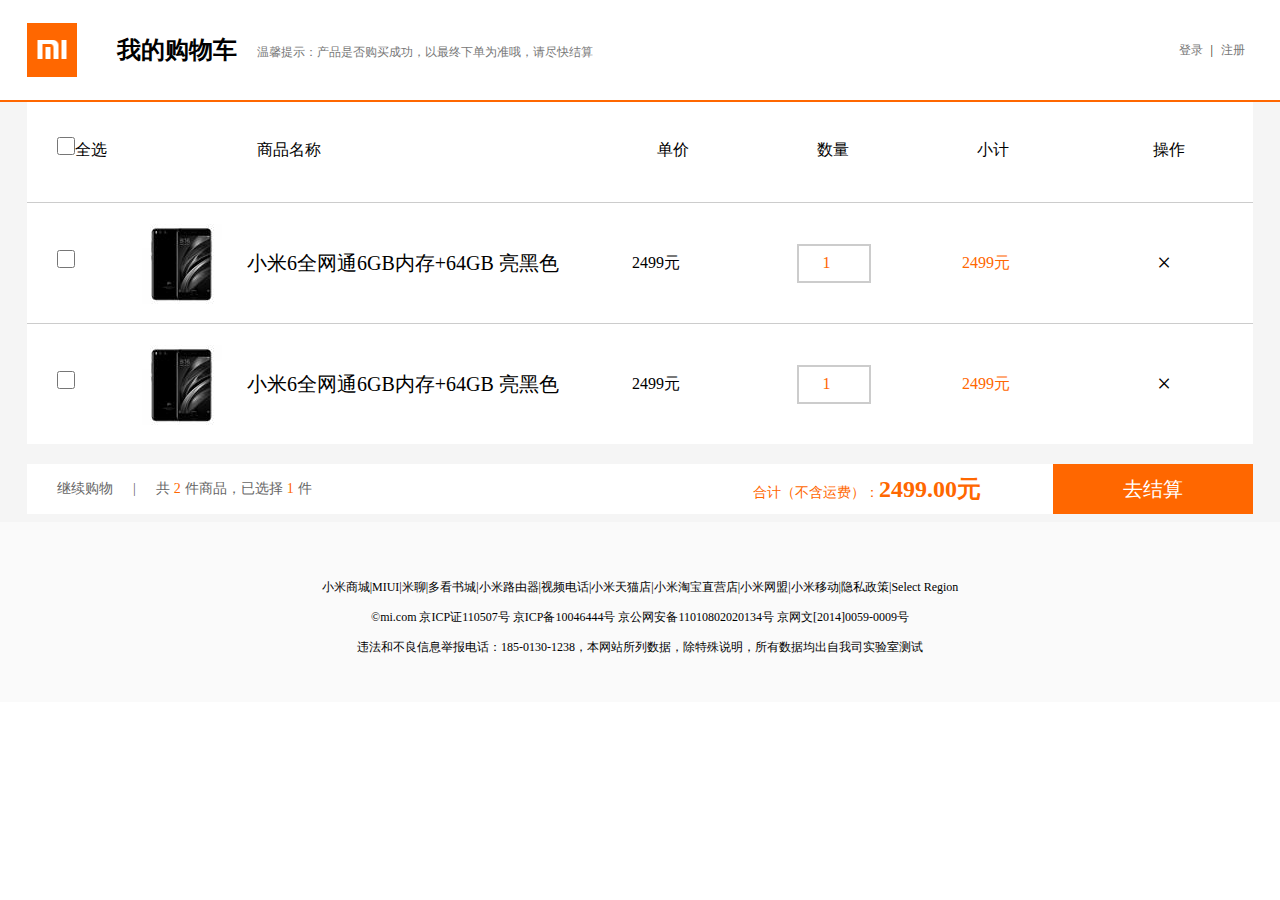
<file: html/gouwuche.html>
<!DOCTYPE html>
<html>
	<head>
		<meta charset="UTF-8">
        <meta name="author" content="order by dede58.com"/>
		<title>我的购物车-小米商城</title>
		<link rel="stylesheet" type="text/css" href="./css/style.css">
	</head>
	<body>
	<!-- start header -->
	<!--end header -->
<!-- start banner_x -->
		<div class="banner_x center">
			<a href="./index.html" target="_blank"><div class="logo fl"></div></a>
			
			<div class="wdgwc fl ml40">我的购物车</div>
			<div class="wxts fl ml20">温馨提示：产品是否购买成功，以最终下单为准哦，请尽快结算</div>
			<div class="dlzc fr">
				<ul>
					<li><a href="./xm_disembark.html" target="_blank">登录</a></li>
					<li>|</li>
					<li><a href="./register.html" target="_blank">注册</a></li>	
				</ul>
				
			</div>
			<div class="clear"></div>
		</div>
		<div class="xiantiao"></div>
		<div class="gwcxqbj">
			<div class="gwcxd center">
				<div class="top2 center">
					<div class="sub_top fl">
						<input type="checkbox" value="quanxuan" class="quanxuan" />全选
					</div>
					<div class="sub_top fl">商品名称</div>
					<div class="sub_top fl">单价</div>
					<div class="sub_top fl">数量</div>
					<div class="sub_top fl">小计</div>
					<div class="sub_top fr">操作</div>
					<div class="clear"></div>
				</div>
				<div class="content2 center">
					<div class="sub_content fl ">
						<input type="checkbox" value="quanxuan" class="quanxuan" />
					</div>
					<div class="sub_content fl"><img src="./image/gwc_xiaomi6.jpg"></div>
					<div class="sub_content fl ft20">小米6全网通6GB内存+64GB 亮黑色</div>
					<div class="sub_content fl ">2499元</div>
					<div class="sub_content fl">
						<input class="shuliang" type="number" value="1" step="1" min="1" >
					</div>
					<div class="sub_content fl">2499元</div>
					<div class="sub_content fl"><a href="">×</a></div>
					<div class="clear"></div>
				</div>
				<div class="content2 center">
					<div class="sub_content fl ">
						<input type="checkbox" value="quanxuan" class="quanxuan" />
					</div>
					<div class="sub_content fl"><img src="./image/gwc_xiaomi6.jpg"></div>
					<div class="sub_content fl ft20">小米6全网通6GB内存+64GB 亮黑色</div>
					<div class="sub_content fl ">2499元</div>
					<div class="sub_content fl">
						<input class="shuliang" type="number" value="1" step="1" min="1" >
					</div>
					<div class="sub_content fl">2499元</div>
					<div class="sub_content fl"><a href="">×</a></div>
					<div class="clear"></div>
				</div>
			</div>
			<div class="jiesuandan mt20 center">
				<div class="tishi fl ml20">
					<ul>
						<li><a href="./liebiao.html">继续购物</a></li>
						<li>|</li>
						<li>共<span>2</span>件商品，已选择<span>1</span>件</li>
						<div class="clear"></div>
					</ul>
				</div>
				<div class="jiesuan fr">
					<div class="jiesuanjiage fl">合计（不含运费）：<span>2499.00元</span></div>
					<div class="jsanniu fr"><input class="jsan" type="submit" name="jiesuan"  value="去结算"/></div>
					<div class="clear"></div>
				</div>
				<div class="clear"></div>
			</div>
		</div>
	<!-- footer -->
	<footer class="center">
			
			<div class="mt20">小米商城|MIUI|米聊|多看书城|小米路由器|视频电话|小米天猫店|小米淘宝直营店|小米网盟|小米移动|隐私政策|Select Region</div>
			<div>©mi.com 京ICP证110507号 京ICP备10046444号 京公网安备11010802020134号 京网文[2014]0059-0009号</div> 
			<div>违法和不良信息举报电话：185-0130-1238，本网站所列数据，除特殊说明，所有数据均出自我司实验室测试</div>
		</footer>

	</body>
</html>
</file>
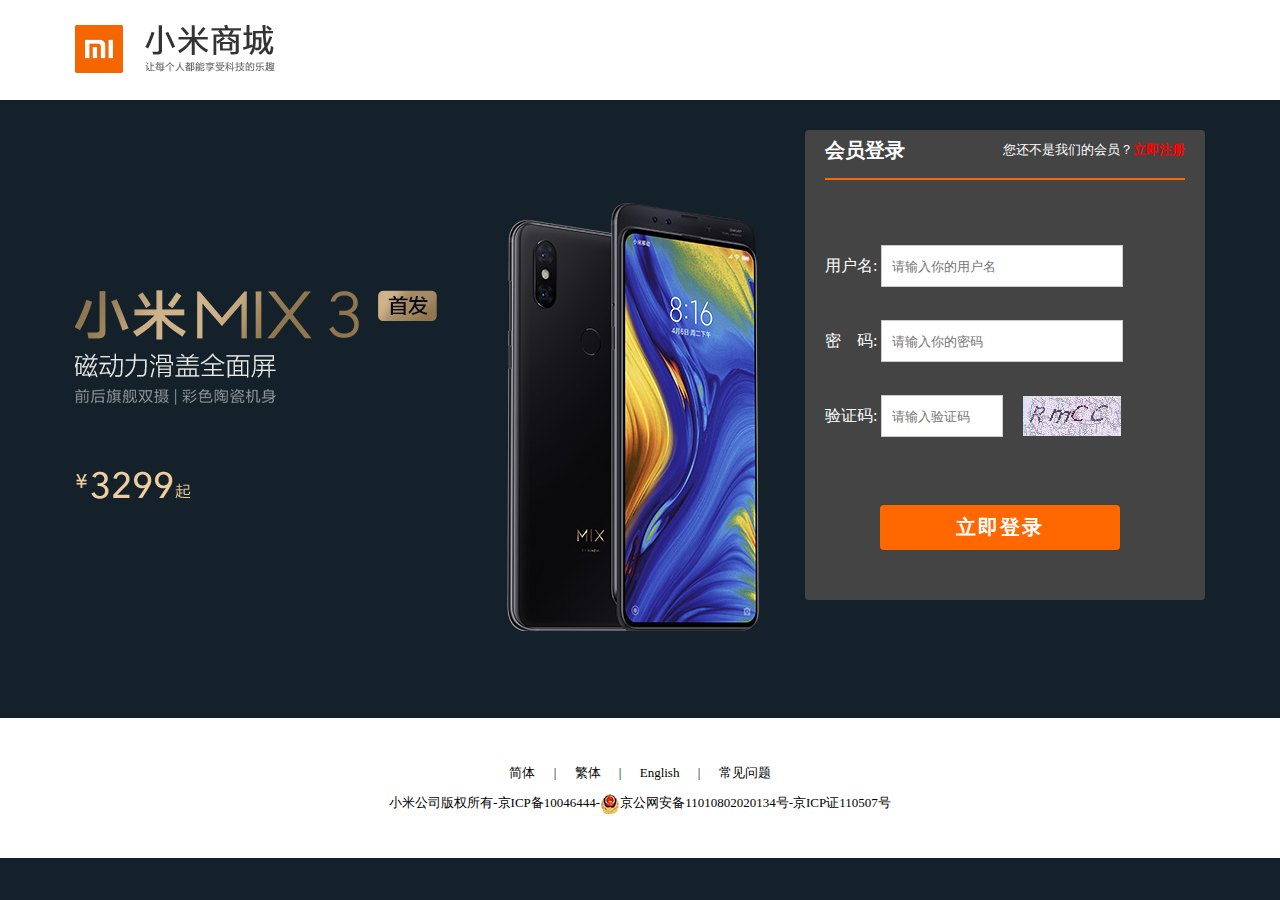
<file: html/login.html>
<!DOCTYPE html>
<html>
	<head>
		<meta charset="UTF-8">
        <meta name="author" content="order by dede58.com"/>
		<title>会员登录</title>
		<link rel="stylesheet" type="text/css" href="./css/login.css">
		
	</head>
	<body>
		<!-- login -->
		<div class="top center">
			<div class="logo center">
				<a href="./index.html" target="_blank"><img src="./image/mistore_logo.png" alt=""></a>
			</div>
		</div>
		<form  method="post" action="./login.php" class="form center">
		<div class="login">
			<div class="login_center">
				<div class="login_top">
					<div class="left fl">会员登录</div>
					<div class="right fr">您还不是我们的会员？<a href="./register.html" target="_self">立即注册</a></div>
					<div class="clear"></div>
					<div class="xian center"></div>
				</div>
				<div class="login_main center">
					<div class="username">用户名:&nbsp;<input class="shurukuang" type="text" name="username" placeholder="请输入你的用户名"/></div>
					<div class="username">密&nbsp;&nbsp;&nbsp;&nbsp;码:&nbsp;<input class="shurukuang" type="password" name="password" placeholder="请输入你的密码"/></div>
					<div class="username">
						<div class="left fl">验证码:&nbsp;<input class="yanzhengma" type="text" name="username" placeholder="请输入验证码"/></div>
						<div class="right fl"><img src="./image/yanzhengma.jpg"></div>
						<div class="clear"></div>
					</div>
				</div>
				<div class="login_submit">
					<input class="submit" type="submit" name="submit" value="立即登录" >
				</div>
				
			</div>
		</div>
		</form>
		<footer>
			<div class="copyright">简体 | 繁体 | English | 常见问题</div>
			<div class="copyright">小米公司版权所有-京ICP备10046444-<img src="./image/ghs.png" alt="">京公网安备11010802020134号-京ICP证110507号</div>

		</footer>
	</body>
</html>
</file>
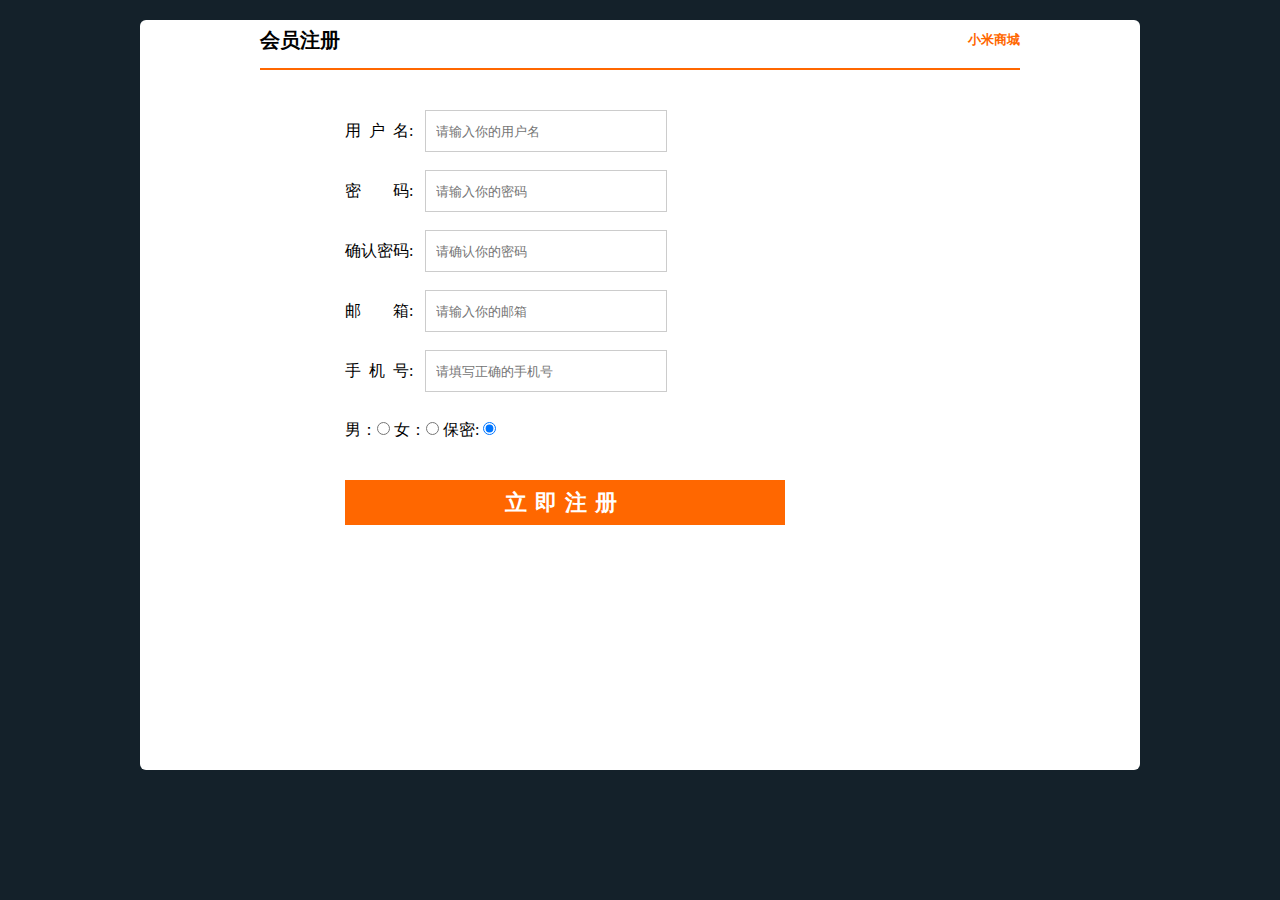
<file: html/register.html>
<!DOCTYPE html>
<html>
	<head>
		<meta charset="UTF-8">
        <meta name="author" content="order by dede58.com"/>
		<title>用户注册</title>
		<link rel="stylesheet" type="text/css" href="./css/login.css">
		<script src="js/register.js"></script>
	</head>
	<body>
		<div class="regist">
			<div class="regist_center">
				<div class="regist_top">
					<div class="left fl">
						会员注册
					</div>
					<div class="right fr">
						<a href="./index.html" target="_self">
							小米商城
						</a>
					</div>
					<div class="clear"></div>
					<div class="xian center"></div>
				</div>
				<div class="regist_main center">
					<div class="username">
						用&nbsp;&nbsp;户&nbsp;&nbsp;名:&nbsp;&nbsp;
						<input class="shurukuang" type="text" id="uname"  onblur="check_uname()" onfocus="show_uname()" name="username" placeholder="请输入你的用户名"/>
						<span id="uname_msg"></span>
					</div>
					<div class="username">
						密&nbsp;&nbsp;&nbsp;&nbsp;&nbsp;&nbsp;&nbsp;&nbsp;码:&nbsp;&nbsp;
						<input class="shurukuang" type="password" id="upwd" onblur="check_upwd()" onfocus="show_upwd()" name="password" placeholder="请输入你的密码" maxlength="12"/>
						<span id="upwd_msg"></span>
					</div>
					<div class="username">
						确认密码:&nbsp;&nbsp;&nbsp;<input class="shurukuang" type="password" id="opwd" onblur="check_opwd()" onfocus="show_opwd()" name="repassword" placeholder="请确认你的密码"/>
						<span id="opwd_msg"></span>
					</div>
					<div class="username">
						邮&nbsp;&nbsp;&nbsp;&nbsp;&nbsp;&nbsp;&nbsp;&nbsp;箱:&nbsp;&nbsp;
						<input class="shurukuang" type="email" id="uemail" onblur="check_uemail()" onfocus="show_uemail()" name="email" placeholder="请输入你的邮箱"/>
						<span id="uemail_msg"></span>
					</div>
					<div class="username">
						手&nbsp;&nbsp;机&nbsp;&nbsp;号:&nbsp;&nbsp;
						<input class="shurukuang" type="text" name="tel" id="utel" onblur="check_utel()" onfocus="show_utel()" placeholder="请填写正确的手机号"/>
						<span id="utel_msg"></span>
					</div>
					<div class="username">
						男：<input type="radio" id="male" name="gender" value="1">
						女：<input type="radio" id="female" name="gender" value="2">
						保密: <input type="radio" id="lemale" checked name="gender" value="0">
					</div>
				</div>
				<div class="regist_submit">
					<p id="login_msg"></p>
					<input class="submit" type="submit" id="login" onclick="login()" name="submit" value="立即注册" >
				</div>
			</div>
		</div>
	</body>
</html>
</file>
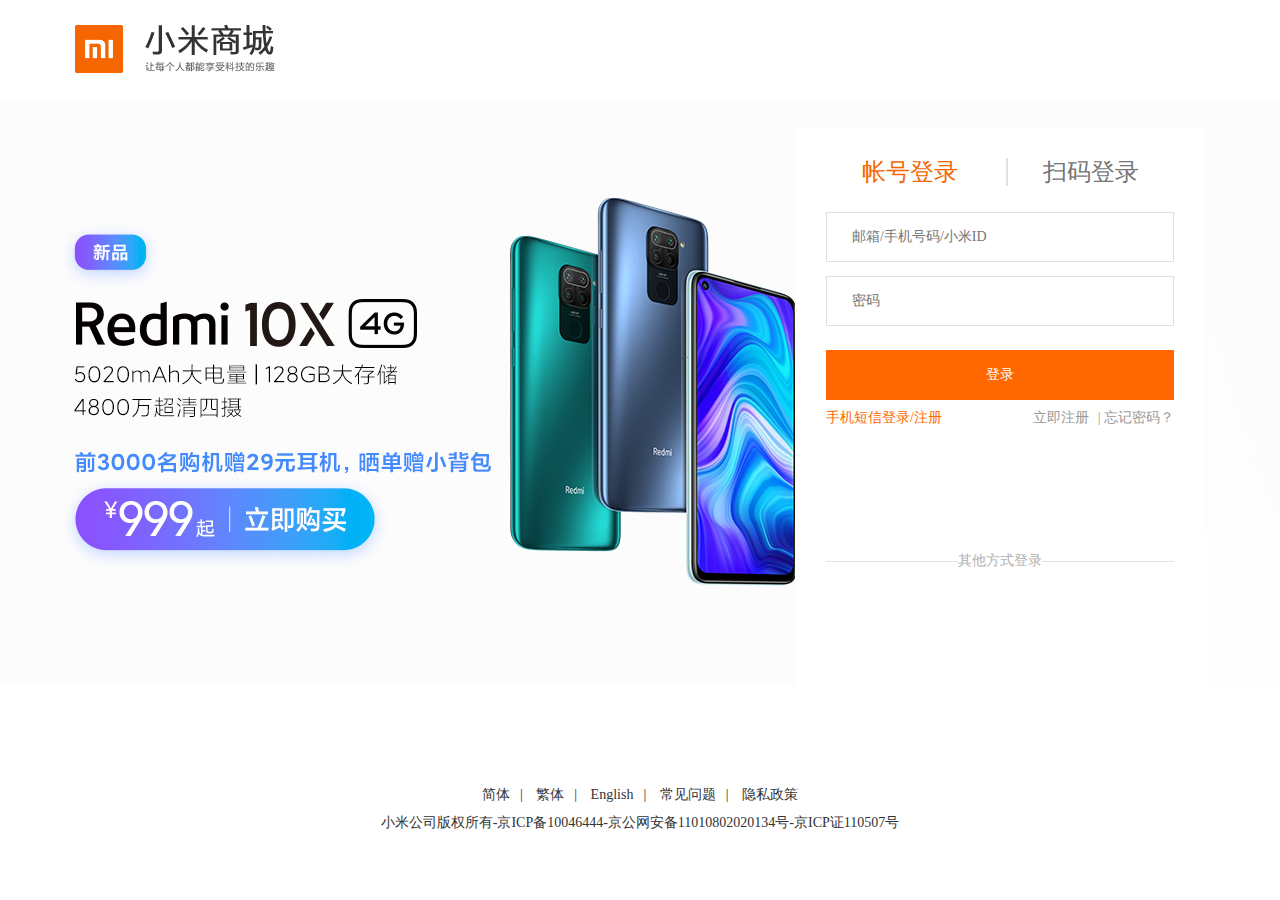
<file: html/xm_disembark.html>
<!DOCTYPE html>
<html>
	<head>
		<meta charset="utf-8">
		<title>小米账号-登陆</title>
		<link rel="stylesheet" type="text/css" href="css/all.css"/>
		<link rel="stylesheet" type="text/css" href="css/xm_disembark.css"/>
		<script src="js/xm_disembark.js"></script>
	</head>
	<body>
		<!-- logo -->
		<div class="h_pane1">
			<div class="h_logo">
				<a href="index.html"></a>
			</div>
		</div>
		<!-- banner -->
		<div class="login_banner_pane1">
			<!-- 商品链接 -->
			<a href="#"></a>
		</div>
		<!-- 登陆注册 -->
		<div class="wrap">
			<div class="layout_pane1">
				<div class="layout">
					<!-- 表单输入登陆 -->
					<div class="mainbox">
						<div>
							<div class="nav_tabs">
								<a href="#" class="nav_tabs_a">帐号登录</a>
								<span class="line"></span>
								<a href="#">扫码登录</a>
							</div>
							<!-- 登陆账号 -->
							<div>
								<div class="login_area">
									<div class="loginbox c_b">
										<div class="lgn_inputbg c_b">
											<!-- 账号 -->
											<label class="labelbox c_b">
												<input type="text" id="uname"class="item_account" placeholder="邮箱/手机号码/小米ID" autocomplete="on">
											</label>
											<label class="labelbox pwd_panw1 c_b">
												<input type="password" name="" id="upwd" value="" maxlength="12" class="item_account" autocomplete="off" placeholder="密码"/>
											</label>
										</div>
										<!-- 登陆报错 -->
										<div class="upwd">
											<span id="upwd_msg"></span>
										</div>
										<!-- 登陆按钮 -->
										<div class="btns_bg">
											<input type="button" onclick="login()"  class="btnadpt" value="登录">
										</div>
										<!-- 手机短信 -->
										<div class="other_pane1">
											<span class="sms_links">
												<a href="#" class="btn_gray login_type_link">手机短信登录/注册</a>
											</span>
											<div>
												<div class="n_links_area">
													<a href="register.html" >立即注册</a>
													<span>|</span>
													<a href="#" >忘记密码？</a>
												</div>
											</div>
										</div>
										<!-- 其他登录方式 -->
										<div class="other_login_type">
											<fieldset id="" class="oth_type_tit">
												<legend class="oth_type_txt">
													其他方式登录
												</legend>
											</fieldset>
											<div class="oth_type_links">
												<a href="#"></a>
												<a href="#"></a>
												<a href="#"></a>
												<a href="#"></a>
											</div>
										</div>
									</div>
								</div>
							</div>
						</div>
					</div>
				</div>
			</div>
		</div>
		<div class="n_footer">
			<div class="nf_link_area">
				<ul class="lang_selsect_list">
					<li>
						<a href="#">简体</a>|
					</li>
					<li>
						<a href="#">繁体</a>|
					</li>
					<li>
						<a href="#">English</a>|
					</li>
					<li>
						<a href="#">常见问题</a>|
					</li>
					<li>
						<a href="#">隐私政策</a>
					</li>
				</ul>
			</div>
			<p class="nf_intro">
				小米公司版权所有-京ICP备10046444-京公网安备11010802020134号-京ICP证110507号
			</p>
		</div>
	</body>
</html>
</file>
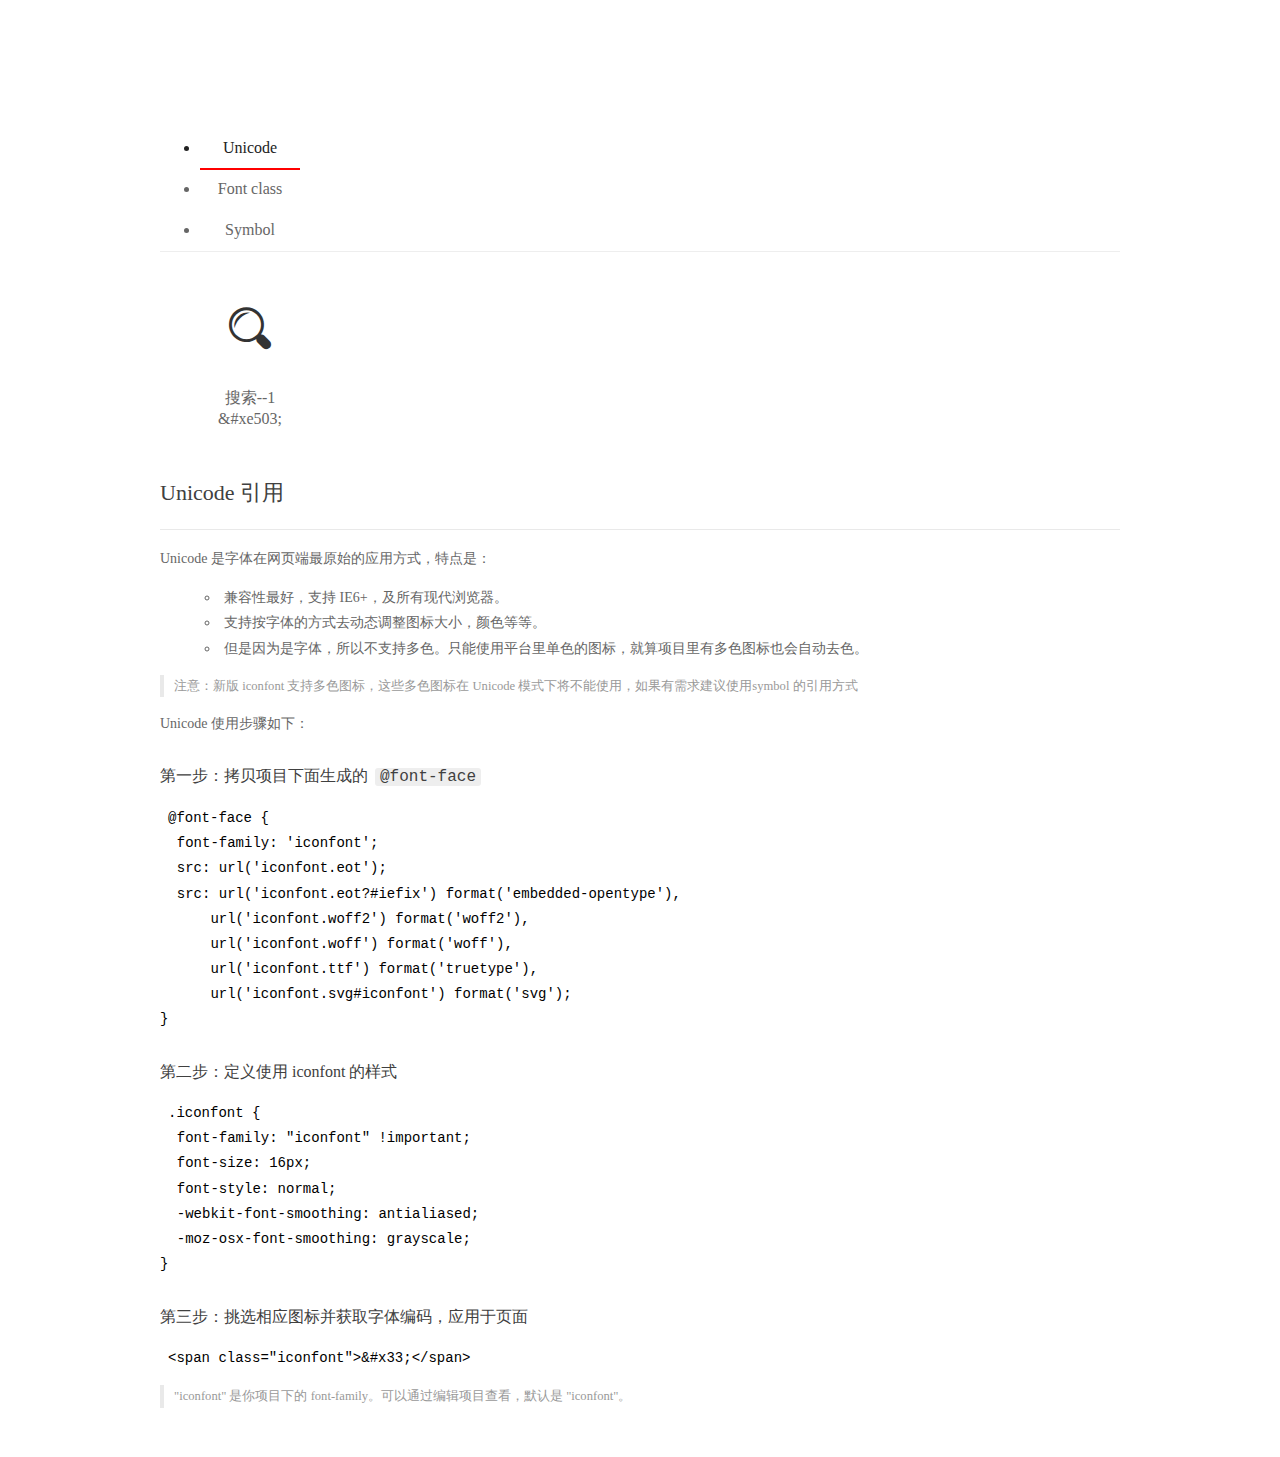
<file: html/img/index-icon/font_gd7co0awsio/demo_index.html>
<!DOCTYPE html>
<html>
<head>
  <meta charset="utf-8"/>
  <title>IconFont Demo</title>
  <link rel="shortcut icon" href="https://img.alicdn.com/tps/i4/TB1_oz6GVXXXXaFXpXXJDFnIXXX-64-64.ico" type="image/x-icon"/>
  <link rel="stylesheet" href="https://g.alicdn.com/thx/cube/1.3.2/cube.min.css">
  <link rel="stylesheet" href="demo.css">
  <link rel="stylesheet" href="iconfont.css">
  <script src="iconfont.js"></script>
  <!-- jQuery -->
  <script src="https://a1.alicdn.com/oss/uploads/2018/12/26/7bfddb60-08e8-11e9-9b04-53e73bb6408b.js"></script>
  <!-- 代码高亮 -->
  <script src="https://a1.alicdn.com/oss/uploads/2018/12/26/a3f714d0-08e6-11e9-8a15-ebf944d7534c.js"></script>
</head>
<body>
  <div class="main">
    <h1 class="logo"><a href="https://www.iconfont.cn/" title="iconfont 首页" target="_blank">&#xe86b;</a></h1>
    <div class="nav-tabs">
      <ul id="tabs" class="dib-box">
        <li class="dib active"><span>Unicode</span></li>
        <li class="dib"><span>Font class</span></li>
        <li class="dib"><span>Symbol</span></li>
      </ul>
      
    </div>
    <div class="tab-container">
      <div class="content unicode" style="display: block;">
          <ul class="icon_lists dib-box">
          
            <li class="dib">
              <span class="icon iconfont">&#xe503;</span>
                <div class="name">搜索--1</div>
                <div class="code-name">&amp;#xe503;</div>
              </li>
          
          </ul>
          <div class="article markdown">
          <h2 id="unicode-">Unicode 引用</h2>
          <hr>

          <p>Unicode 是字体在网页端最原始的应用方式，特点是：</p>
          <ul>
            <li>兼容性最好，支持 IE6+，及所有现代浏览器。</li>
            <li>支持按字体的方式去动态调整图标大小，颜色等等。</li>
            <li>但是因为是字体，所以不支持多色。只能使用平台里单色的图标，就算项目里有多色图标也会自动去色。</li>
          </ul>
          <blockquote>
            <p>注意：新版 iconfont 支持多色图标，这些多色图标在 Unicode 模式下将不能使用，如果有需求建议使用symbol 的引用方式</p>
          </blockquote>
          <p>Unicode 使用步骤如下：</p>
          <h3 id="-font-face">第一步：拷贝项目下面生成的 <code>@font-face</code></h3>
<pre><code class="language-css"
>@font-face {
  font-family: 'iconfont';
  src: url('iconfont.eot');
  src: url('iconfont.eot?#iefix') format('embedded-opentype'),
      url('iconfont.woff2') format('woff2'),
      url('iconfont.woff') format('woff'),
      url('iconfont.ttf') format('truetype'),
      url('iconfont.svg#iconfont') format('svg');
}
</code></pre>
          <h3 id="-iconfont-">第二步：定义使用 iconfont 的样式</h3>
<pre><code class="language-css"
>.iconfont {
  font-family: "iconfont" !important;
  font-size: 16px;
  font-style: normal;
  -webkit-font-smoothing: antialiased;
  -moz-osx-font-smoothing: grayscale;
}
</code></pre>
          <h3 id="-">第三步：挑选相应图标并获取字体编码，应用于页面</h3>
<pre>
<code class="language-html"
>&lt;span class="iconfont"&gt;&amp;#x33;&lt;/span&gt;
</code></pre>
          <blockquote>
            <p>"iconfont" 是你项目下的 font-family。可以通过编辑项目查看，默认是 "iconfont"。</p>
          </blockquote>
          </div>
      </div>
      <div class="content font-class">
        <ul class="icon_lists dib-box">
          
          <li class="dib">
            <span class="icon iconfont icon-sousuo"></span>
            <div class="name">
              搜索--1
            </div>
            <div class="code-name">.icon-sousuo
            </div>
          </li>
          
        </ul>
        <div class="article markdown">
        <h2 id="font-class-">font-class 引用</h2>
        <hr>

        <p>font-class 是 Unicode 使用方式的一种变种，主要是解决 Unicode 书写不直观，语意不明确的问题。</p>
        <p>与 Unicode 使用方式相比，具有如下特点：</p>
        <ul>
          <li>兼容性良好，支持 IE8+，及所有现代浏览器。</li>
          <li>相比于 Unicode 语意明确，书写更直观。可以很容易分辨这个 icon 是什么。</li>
          <li>因为使用 class 来定义图标，所以当要替换图标时，只需要修改 class 里面的 Unicode 引用。</li>
          <li>不过因为本质上还是使用的字体，所以多色图标还是不支持的。</li>
        </ul>
        <p>使用步骤如下：</p>
        <h3 id="-fontclass-">第一步：引入项目下面生成的 fontclass 代码：</h3>
<pre><code class="language-html">&lt;link rel="stylesheet" href="./iconfont.css"&gt;
</code></pre>
        <h3 id="-">第二步：挑选相应图标并获取类名，应用于页面：</h3>
<pre><code class="language-html">&lt;span class="iconfont icon-xxx"&gt;&lt;/span&gt;
</code></pre>
        <blockquote>
          <p>"
            iconfont" 是你项目下的 font-family。可以通过编辑项目查看，默认是 "iconfont"。</p>
        </blockquote>
      </div>
      </div>
      <div class="content symbol">
          <ul class="icon_lists dib-box">
          
            <li class="dib">
                <svg class="icon svg-icon" aria-hidden="true">
                  <use xlink:href="#icon-sousuo"></use>
                </svg>
                <div class="name">搜索--1</div>
                <div class="code-name">#icon-sousuo</div>
            </li>
          
          </ul>
          <div class="article markdown">
          <h2 id="symbol-">Symbol 引用</h2>
          <hr>

          <p>这是一种全新的使用方式，应该说这才是未来的主流，也是平台目前推荐的用法。相关介绍可以参考这篇<a href="">文章</a>
            这种用法其实是做了一个 SVG 的集合，与另外两种相比具有如下特点：</p>
          <ul>
            <li>支持多色图标了，不再受单色限制。</li>
            <li>通过一些技巧，支持像字体那样，通过 <code>font-size</code>, <code>color</code> 来调整样式。</li>
            <li>兼容性较差，支持 IE9+，及现代浏览器。</li>
            <li>浏览器渲染 SVG 的性能一般，还不如 png。</li>
          </ul>
          <p>使用步骤如下：</p>
          <h3 id="-symbol-">第一步：引入项目下面生成的 symbol 代码：</h3>
<pre><code class="language-html">&lt;script src="./iconfont.js"&gt;&lt;/script&gt;
</code></pre>
          <h3 id="-css-">第二步：加入通用 CSS 代码（引入一次就行）：</h3>
<pre><code class="language-html">&lt;style&gt;
.icon {
  width: 1em;
  height: 1em;
  vertical-align: -0.15em;
  fill: currentColor;
  overflow: hidden;
}
&lt;/style&gt;
</code></pre>
          <h3 id="-">第三步：挑选相应图标并获取类名，应用于页面：</h3>
<pre><code class="language-html">&lt;svg class="icon" aria-hidden="true"&gt;
  &lt;use xlink:href="#icon-xxx"&gt;&lt;/use&gt;
&lt;/svg&gt;
</code></pre>
          </div>
      </div>

    </div>
  </div>
  <script>
  $(document).ready(function () {
      $('.tab-container .content:first').show()

      $('#tabs li').click(function (e) {
        var tabContent = $('.tab-container .content')
        var index = $(this).index()

        if ($(this).hasClass('active')) {
          return
        } else {
          $('#tabs li').removeClass('active')
          $(this).addClass('active')

          tabContent.hide().eq(index).fadeIn()
        }
      })
    })
  </script>
</body>
</html>
</file>
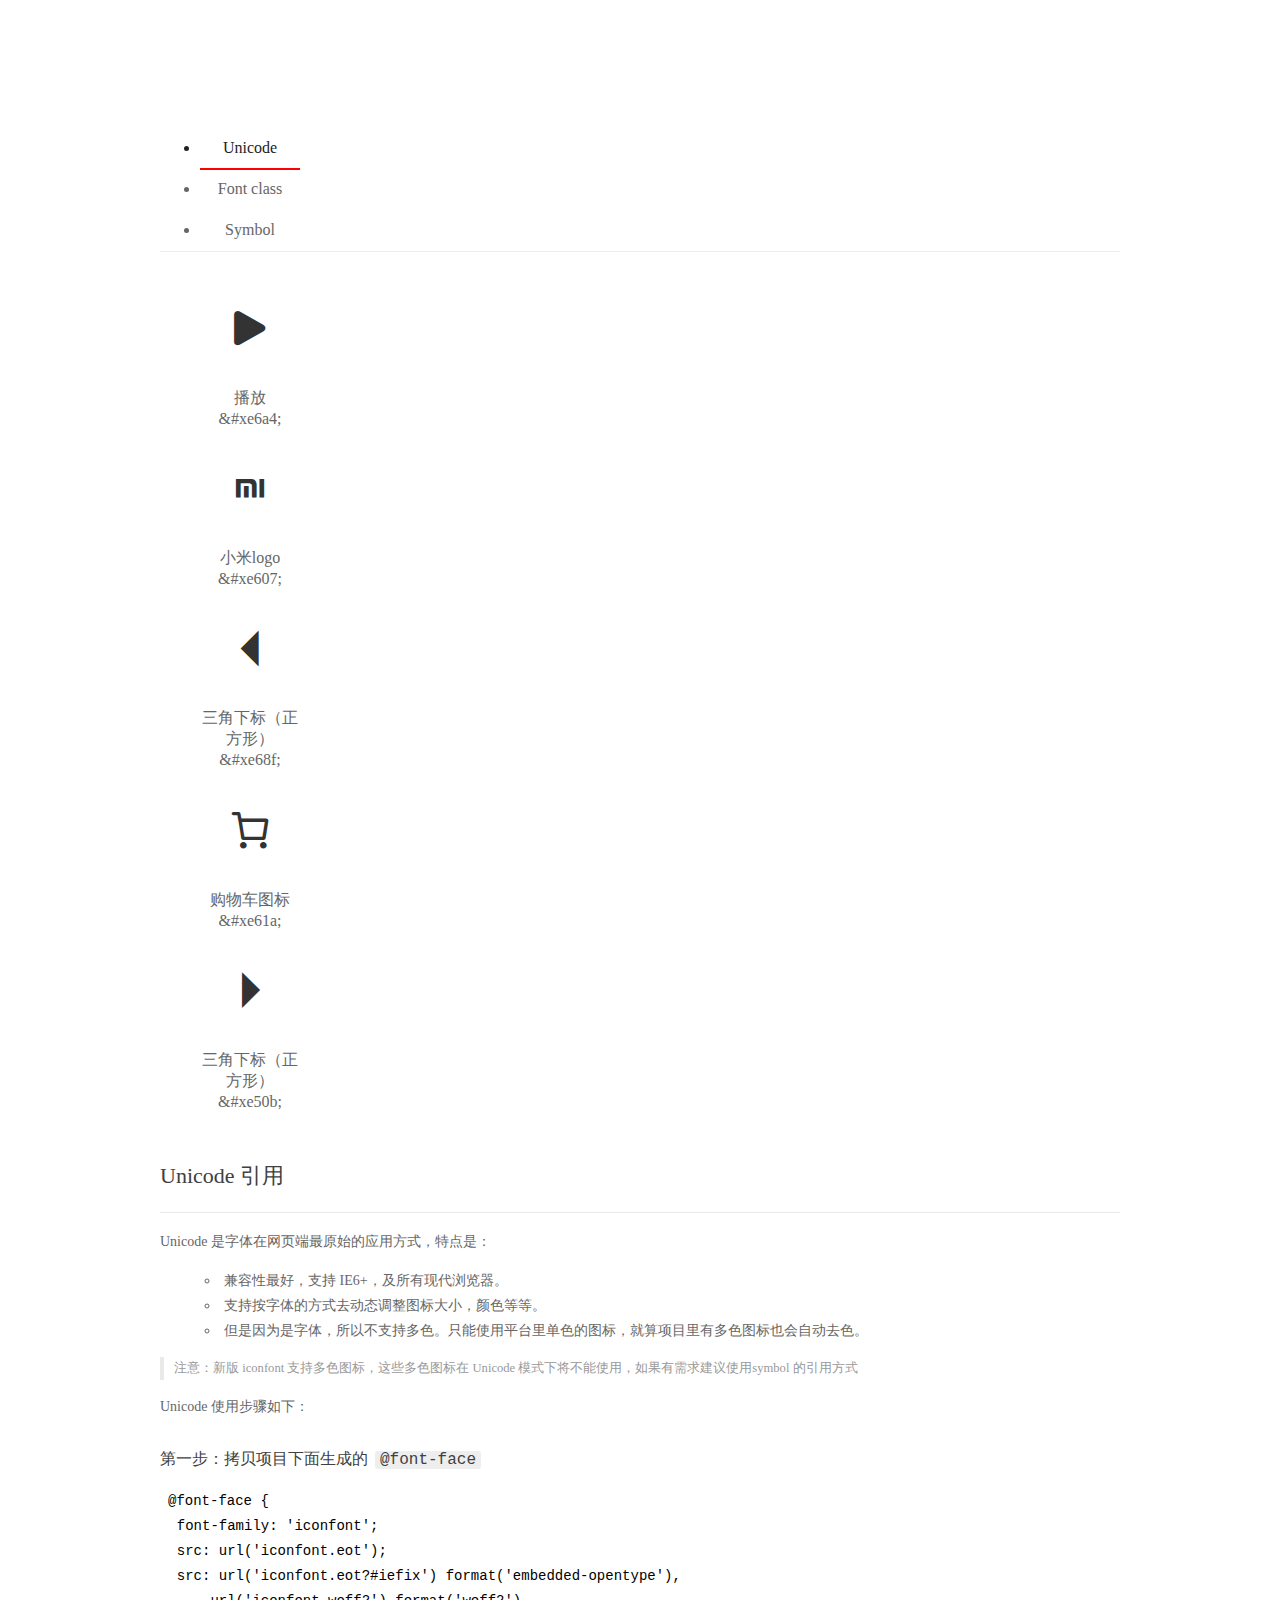
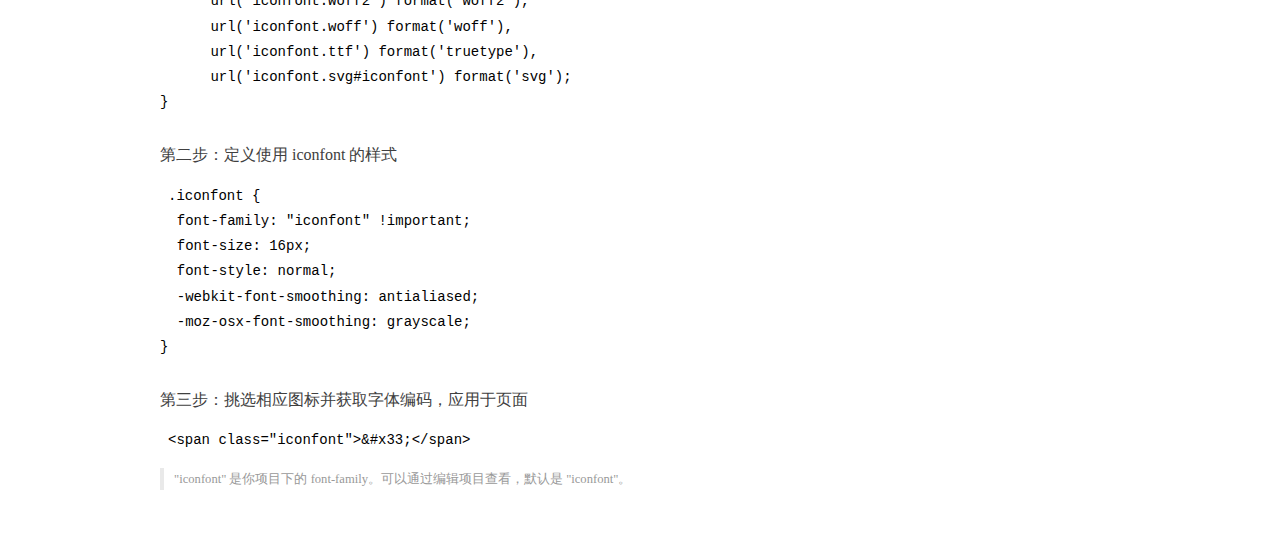
<file: html/img/index-icon/font_ldh6lm7o4ob/demo_index.html>
<!DOCTYPE html>
<html>
<head>
  <meta charset="utf-8"/>
  <title>IconFont Demo</title>
  <link rel="shortcut icon" href="https://img.alicdn.com/tps/i4/TB1_oz6GVXXXXaFXpXXJDFnIXXX-64-64.ico" type="image/x-icon"/>
  <link rel="stylesheet" href="https://g.alicdn.com/thx/cube/1.3.2/cube.min.css">
  <link rel="stylesheet" href="demo.css">
  <link rel="stylesheet" href="iconfont.css">
  <script src="iconfont.js"></script>
  <!-- jQuery -->
  <script src="https://a1.alicdn.com/oss/uploads/2018/12/26/7bfddb60-08e8-11e9-9b04-53e73bb6408b.js"></script>
  <!-- 代码高亮 -->
  <script src="https://a1.alicdn.com/oss/uploads/2018/12/26/a3f714d0-08e6-11e9-8a15-ebf944d7534c.js"></script>
</head>
<body>
  <div class="main">
    <h1 class="logo"><a href="https://www.iconfont.cn/" title="iconfont 首页" target="_blank">&#xe86b;</a></h1>
    <div class="nav-tabs">
      <ul id="tabs" class="dib-box">
        <li class="dib active"><span>Unicode</span></li>
        <li class="dib"><span>Font class</span></li>
        <li class="dib"><span>Symbol</span></li>
      </ul>
      
    </div>
    <div class="tab-container">
      <div class="content unicode" style="display: block;">
          <ul class="icon_lists dib-box">
          
            <li class="dib">
              <span class="icon iconfont">&#xe6a4;</span>
                <div class="name">播放</div>
                <div class="code-name">&amp;#xe6a4;</div>
              </li>
          
            <li class="dib">
              <span class="icon iconfont">&#xe607;</span>
                <div class="name">小米logo</div>
                <div class="code-name">&amp;#xe607;</div>
              </li>
          
            <li class="dib">
              <span class="icon iconfont">&#xe68f;</span>
                <div class="name">三角下标（正方形）</div>
                <div class="code-name">&amp;#xe68f;</div>
              </li>
          
            <li class="dib">
              <span class="icon iconfont">&#xe61a;</span>
                <div class="name">购物车图标</div>
                <div class="code-name">&amp;#xe61a;</div>
              </li>
          
            <li class="dib">
              <span class="icon iconfont">&#xe50b;</span>
                <div class="name">三角下标（正方形）</div>
                <div class="code-name">&amp;#xe50b;</div>
              </li>
          
          </ul>
          <div class="article markdown">
          <h2 id="unicode-">Unicode 引用</h2>
          <hr>

          <p>Unicode 是字体在网页端最原始的应用方式，特点是：</p>
          <ul>
            <li>兼容性最好，支持 IE6+，及所有现代浏览器。</li>
            <li>支持按字体的方式去动态调整图标大小，颜色等等。</li>
            <li>但是因为是字体，所以不支持多色。只能使用平台里单色的图标，就算项目里有多色图标也会自动去色。</li>
          </ul>
          <blockquote>
            <p>注意：新版 iconfont 支持多色图标，这些多色图标在 Unicode 模式下将不能使用，如果有需求建议使用symbol 的引用方式</p>
          </blockquote>
          <p>Unicode 使用步骤如下：</p>
          <h3 id="-font-face">第一步：拷贝项目下面生成的 <code>@font-face</code></h3>
<pre><code class="language-css"
>@font-face {
  font-family: 'iconfont';
  src: url('iconfont.eot');
  src: url('iconfont.eot?#iefix') format('embedded-opentype'),
      url('iconfont.woff2') format('woff2'),
      url('iconfont.woff') format('woff'),
      url('iconfont.ttf') format('truetype'),
      url('iconfont.svg#iconfont') format('svg');
}
</code></pre>
          <h3 id="-iconfont-">第二步：定义使用 iconfont 的样式</h3>
<pre><code class="language-css"
>.iconfont {
  font-family: "iconfont" !important;
  font-size: 16px;
  font-style: normal;
  -webkit-font-smoothing: antialiased;
  -moz-osx-font-smoothing: grayscale;
}
</code></pre>
          <h3 id="-">第三步：挑选相应图标并获取字体编码，应用于页面</h3>
<pre>
<code class="language-html"
>&lt;span class="iconfont"&gt;&amp;#x33;&lt;/span&gt;
</code></pre>
          <blockquote>
            <p>"iconfont" 是你项目下的 font-family。可以通过编辑项目查看，默认是 "iconfont"。</p>
          </blockquote>
          </div>
      </div>
      <div class="content font-class">
        <ul class="icon_lists dib-box">
          
          <li class="dib">
            <span class="icon iconfont icon-bofang"></span>
            <div class="name">
              播放
            </div>
            <div class="code-name">.icon-bofang
            </div>
          </li>
          
          <li class="dib">
            <span class="icon iconfont icon-xiaomilogo"></span>
            <div class="name">
              小米logo
            </div>
            <div class="code-name">.icon-xiaomilogo
            </div>
          </li>
          
          <li class="dib">
            <span class="icon iconfont icon-arrLeft-fill"></span>
            <div class="name">
              三角下标（正方形）
            </div>
            <div class="code-name">.icon-arrLeft-fill
            </div>
          </li>
          
          <li class="dib">
            <span class="icon iconfont icon-gouwuchetubiao"></span>
            <div class="name">
              购物车图标
            </div>
            <div class="code-name">.icon-gouwuchetubiao
            </div>
          </li>
          
          <li class="dib">
            <span class="icon iconfont icon-icon-up-copy-copy"></span>
            <div class="name">
              三角下标（正方形）
            </div>
            <div class="code-name">.icon-icon-up-copy-copy
            </div>
          </li>
          
        </ul>
        <div class="article markdown">
        <h2 id="font-class-">font-class 引用</h2>
        <hr>

        <p>font-class 是 Unicode 使用方式的一种变种，主要是解决 Unicode 书写不直观，语意不明确的问题。</p>
        <p>与 Unicode 使用方式相比，具有如下特点：</p>
        <ul>
          <li>兼容性良好，支持 IE8+，及所有现代浏览器。</li>
          <li>相比于 Unicode 语意明确，书写更直观。可以很容易分辨这个 icon 是什么。</li>
          <li>因为使用 class 来定义图标，所以当要替换图标时，只需要修改 class 里面的 Unicode 引用。</li>
          <li>不过因为本质上还是使用的字体，所以多色图标还是不支持的。</li>
        </ul>
        <p>使用步骤如下：</p>
        <h3 id="-fontclass-">第一步：引入项目下面生成的 fontclass 代码：</h3>
<pre><code class="language-html">&lt;link rel="stylesheet" href="./iconfont.css"&gt;
</code></pre>
        <h3 id="-">第二步：挑选相应图标并获取类名，应用于页面：</h3>
<pre><code class="language-html">&lt;span class="iconfont icon-xxx"&gt;&lt;/span&gt;
</code></pre>
        <blockquote>
          <p>"
            iconfont" 是你项目下的 font-family。可以通过编辑项目查看，默认是 "iconfont"。</p>
        </blockquote>
      </div>
      </div>
      <div class="content symbol">
          <ul class="icon_lists dib-box">
          
            <li class="dib">
                <svg class="icon svg-icon" aria-hidden="true">
                  <use xlink:href="#icon-bofang"></use>
                </svg>
                <div class="name">播放</div>
                <div class="code-name">#icon-bofang</div>
            </li>
          
            <li class="dib">
                <svg class="icon svg-icon" aria-hidden="true">
                  <use xlink:href="#icon-xiaomilogo"></use>
                </svg>
                <div class="name">小米logo</div>
                <div class="code-name">#icon-xiaomilogo</div>
            </li>
          
            <li class="dib">
                <svg class="icon svg-icon" aria-hidden="true">
                  <use xlink:href="#icon-arrLeft-fill"></use>
                </svg>
                <div class="name">三角下标（正方形）</div>
                <div class="code-name">#icon-arrLeft-fill</div>
            </li>
          
            <li class="dib">
                <svg class="icon svg-icon" aria-hidden="true">
                  <use xlink:href="#icon-gouwuchetubiao"></use>
                </svg>
                <div class="name">购物车图标</div>
                <div class="code-name">#icon-gouwuchetubiao</div>
            </li>
          
            <li class="dib">
                <svg class="icon svg-icon" aria-hidden="true">
                  <use xlink:href="#icon-icon-up-copy-copy"></use>
                </svg>
                <div class="name">三角下标（正方形）</div>
                <div class="code-name">#icon-icon-up-copy-copy</div>
            </li>
          
          </ul>
          <div class="article markdown">
          <h2 id="symbol-">Symbol 引用</h2>
          <hr>

          <p>这是一种全新的使用方式，应该说这才是未来的主流，也是平台目前推荐的用法。相关介绍可以参考这篇<a href="">文章</a>
            这种用法其实是做了一个 SVG 的集合，与另外两种相比具有如下特点：</p>
          <ul>
            <li>支持多色图标了，不再受单色限制。</li>
            <li>通过一些技巧，支持像字体那样，通过 <code>font-size</code>, <code>color</code> 来调整样式。</li>
            <li>兼容性较差，支持 IE9+，及现代浏览器。</li>
            <li>浏览器渲染 SVG 的性能一般，还不如 png。</li>
          </ul>
          <p>使用步骤如下：</p>
          <h3 id="-symbol-">第一步：引入项目下面生成的 symbol 代码：</h3>
<pre><code class="language-html">&lt;script src="./iconfont.js"&gt;&lt;/script&gt;
</code></pre>
          <h3 id="-css-">第二步：加入通用 CSS 代码（引入一次就行）：</h3>
<pre><code class="language-html">&lt;style&gt;
.icon {
  width: 1em;
  height: 1em;
  vertical-align: -0.15em;
  fill: currentColor;
  overflow: hidden;
}
&lt;/style&gt;
</code></pre>
          <h3 id="-">第三步：挑选相应图标并获取类名，应用于页面：</h3>
<pre><code class="language-html">&lt;svg class="icon" aria-hidden="true"&gt;
  &lt;use xlink:href="#icon-xxx"&gt;&lt;/use&gt;
&lt;/svg&gt;
</code></pre>
          </div>
      </div>

    </div>
  </div>
  <script>
  $(document).ready(function () {
      $('.tab-container .content:first').show()

      $('#tabs li').click(function (e) {
        var tabContent = $('.tab-container .content')
        var index = $(this).index()

        if ($(this).hasClass('active')) {
          return
        } else {
          $('#tabs li').removeClass('active')
          $(this).addClass('active')

          tabContent.hide().eq(index).fadeIn()
        }
      })
    })
  </script>
</body>
</html>
</file>
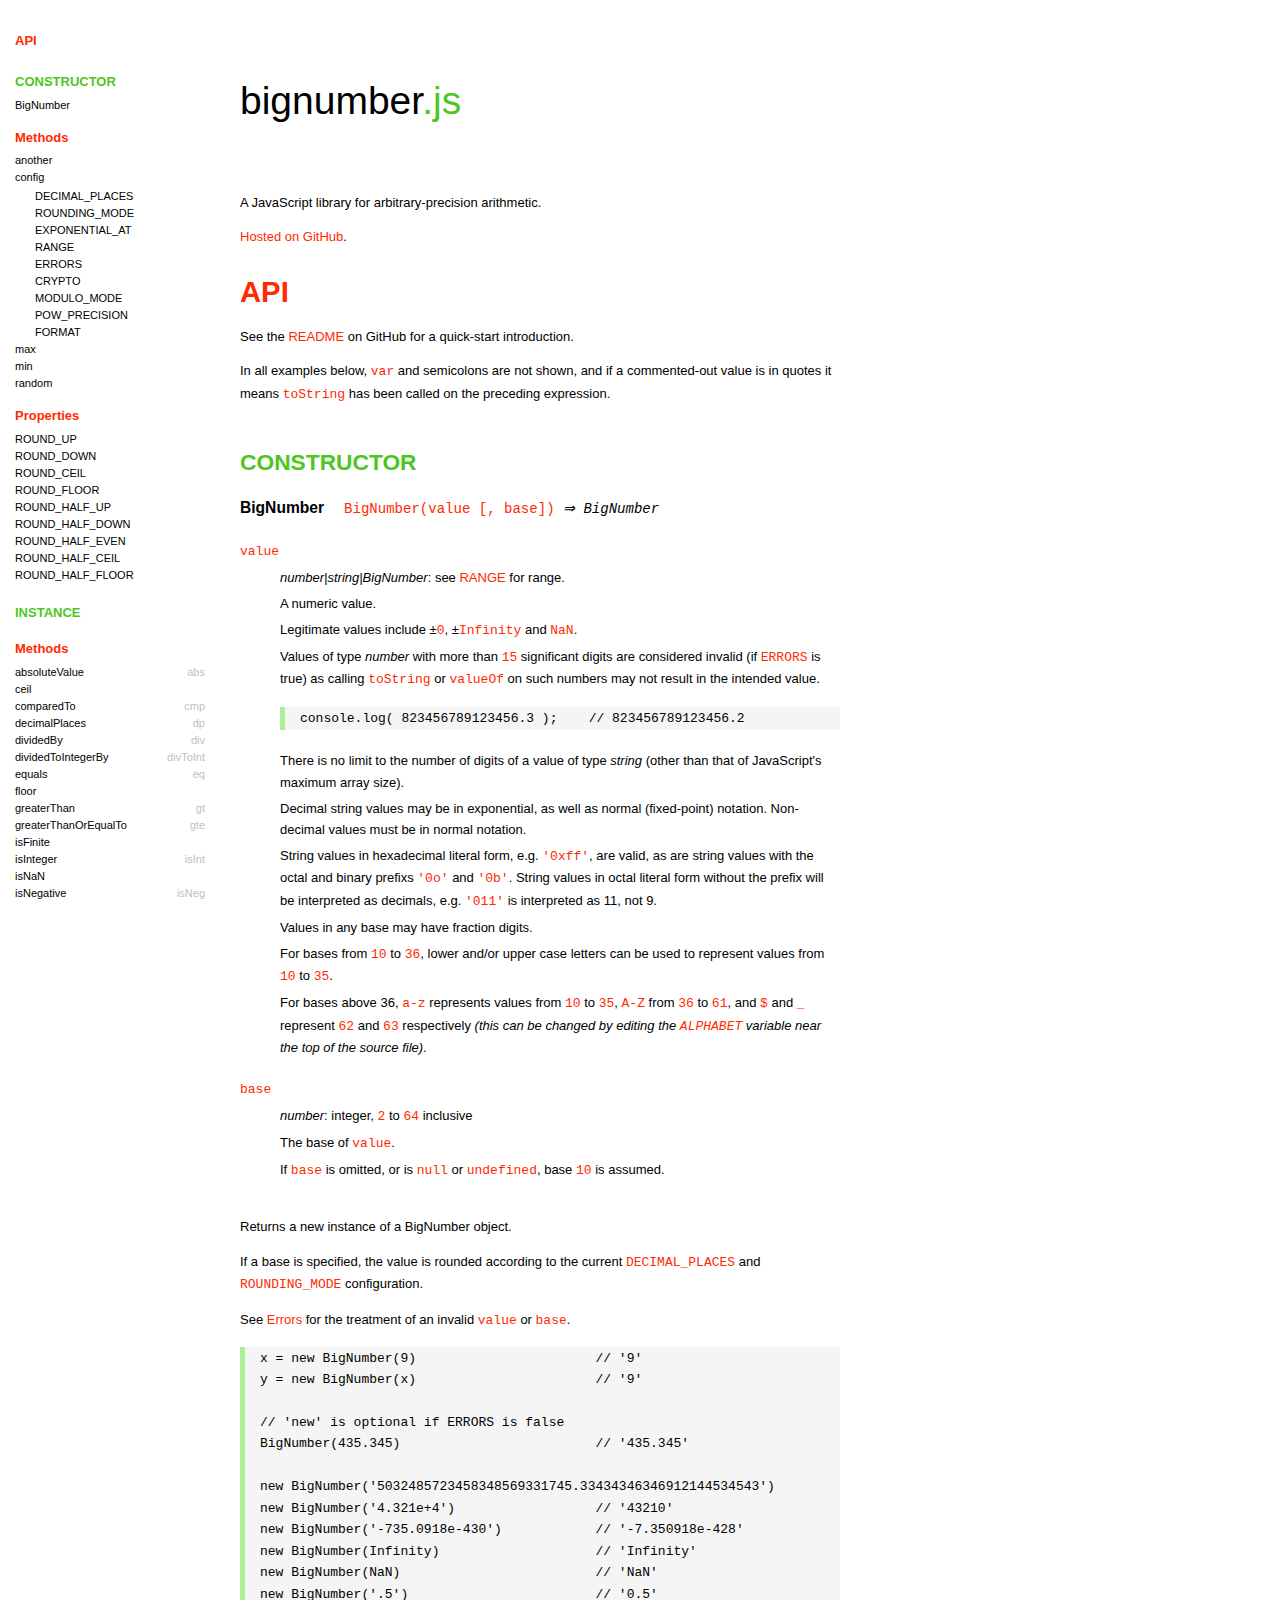
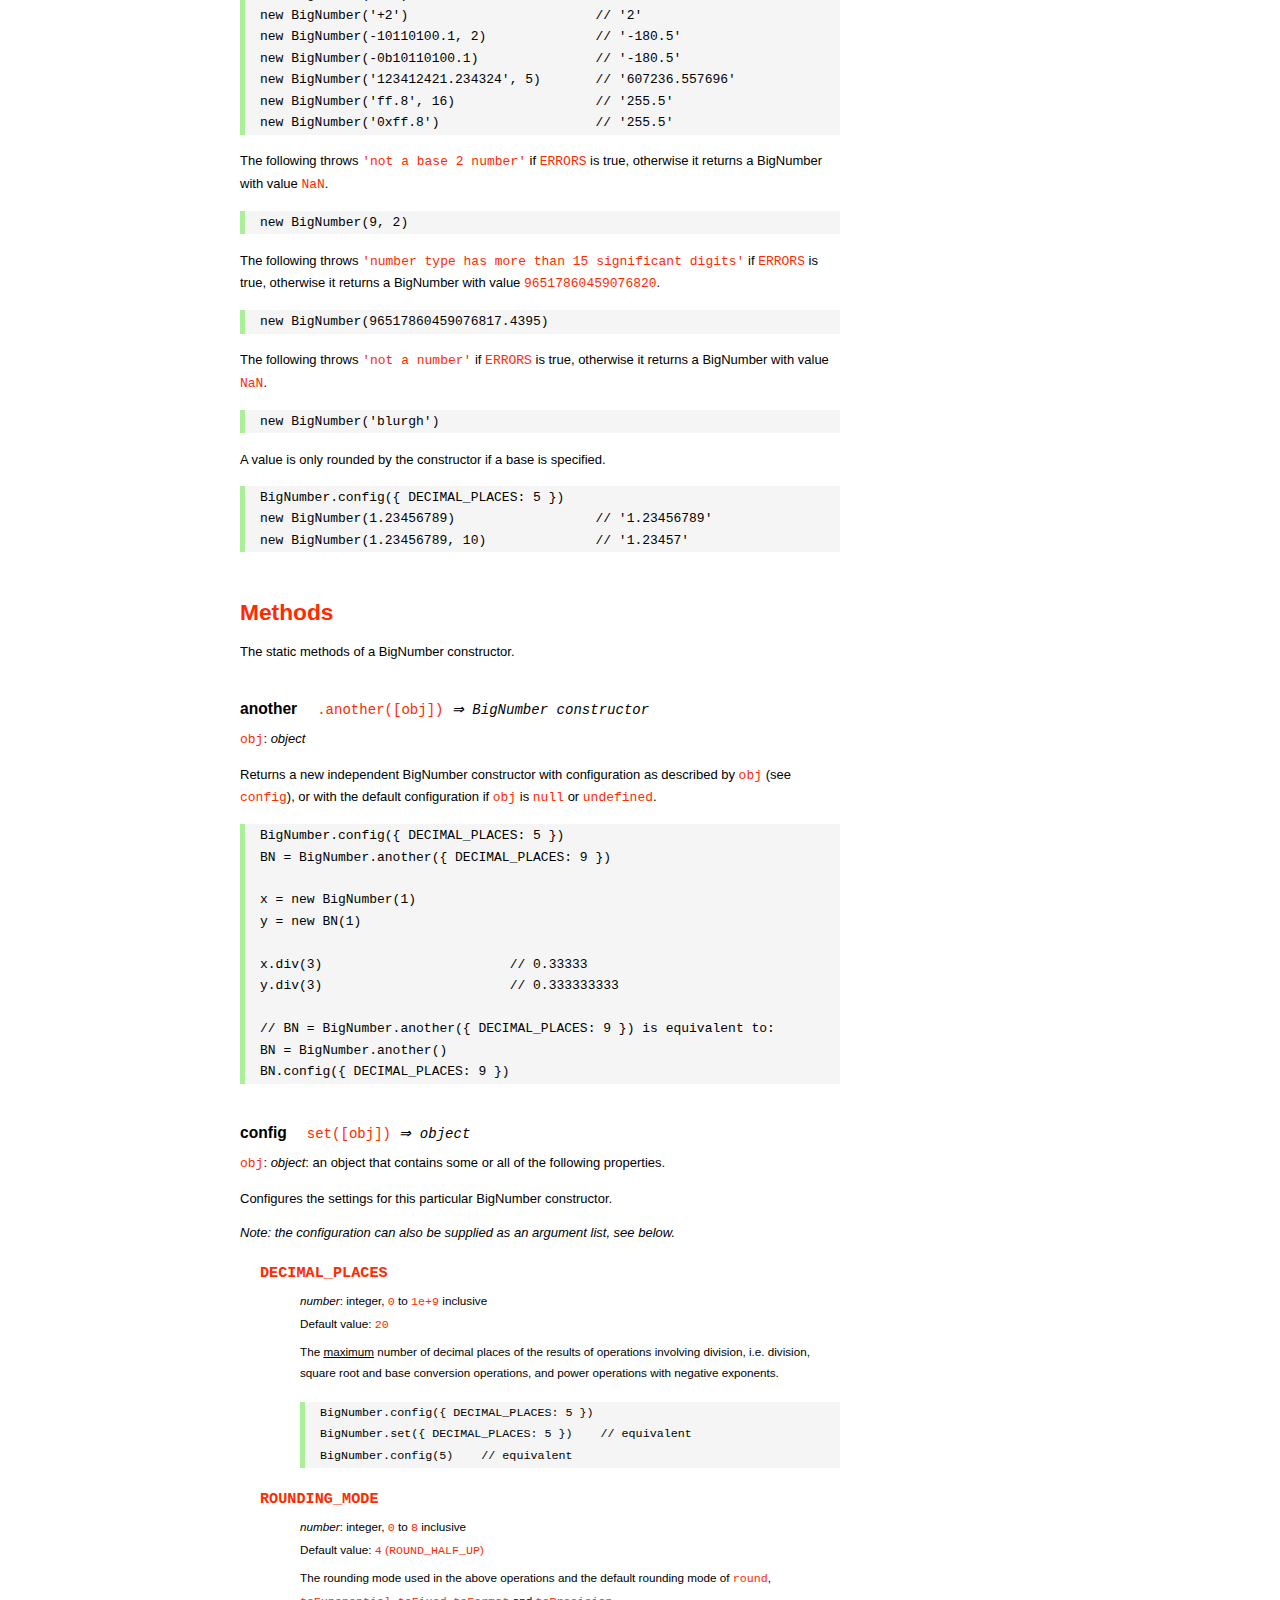
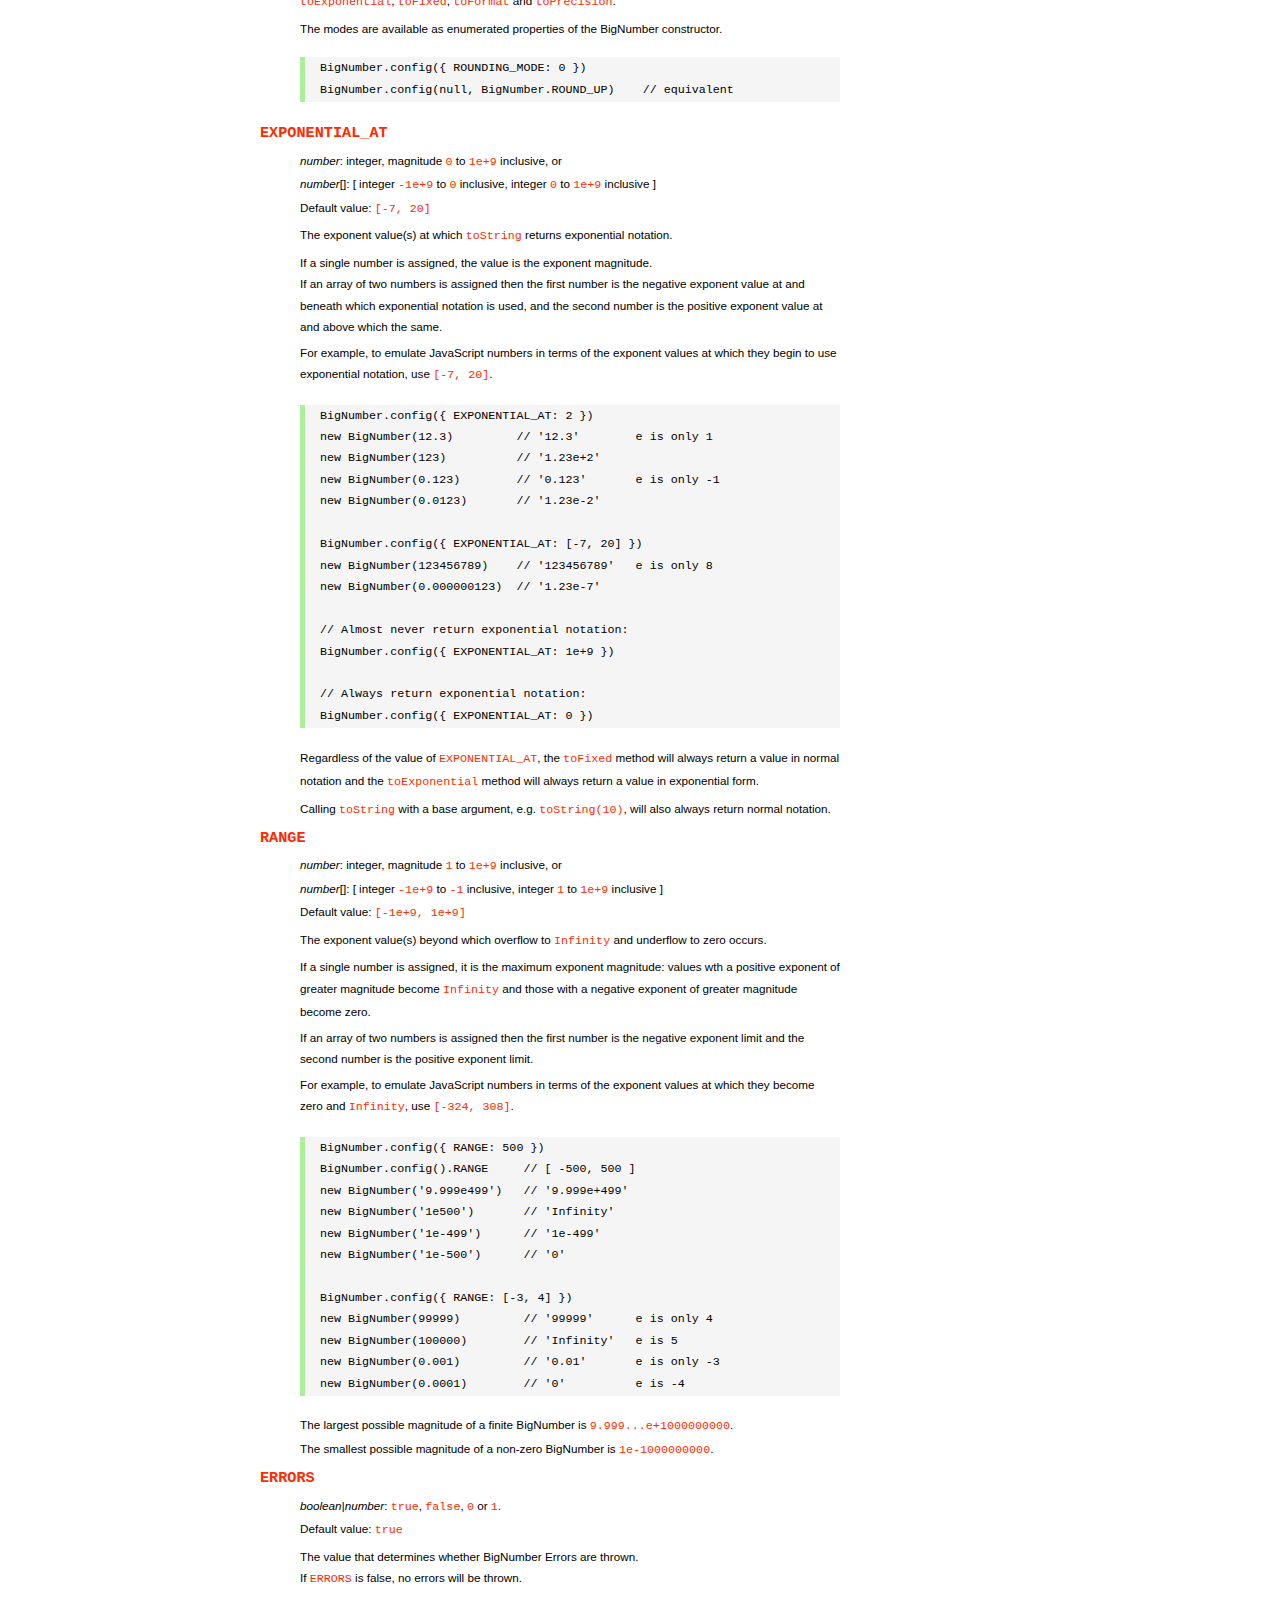
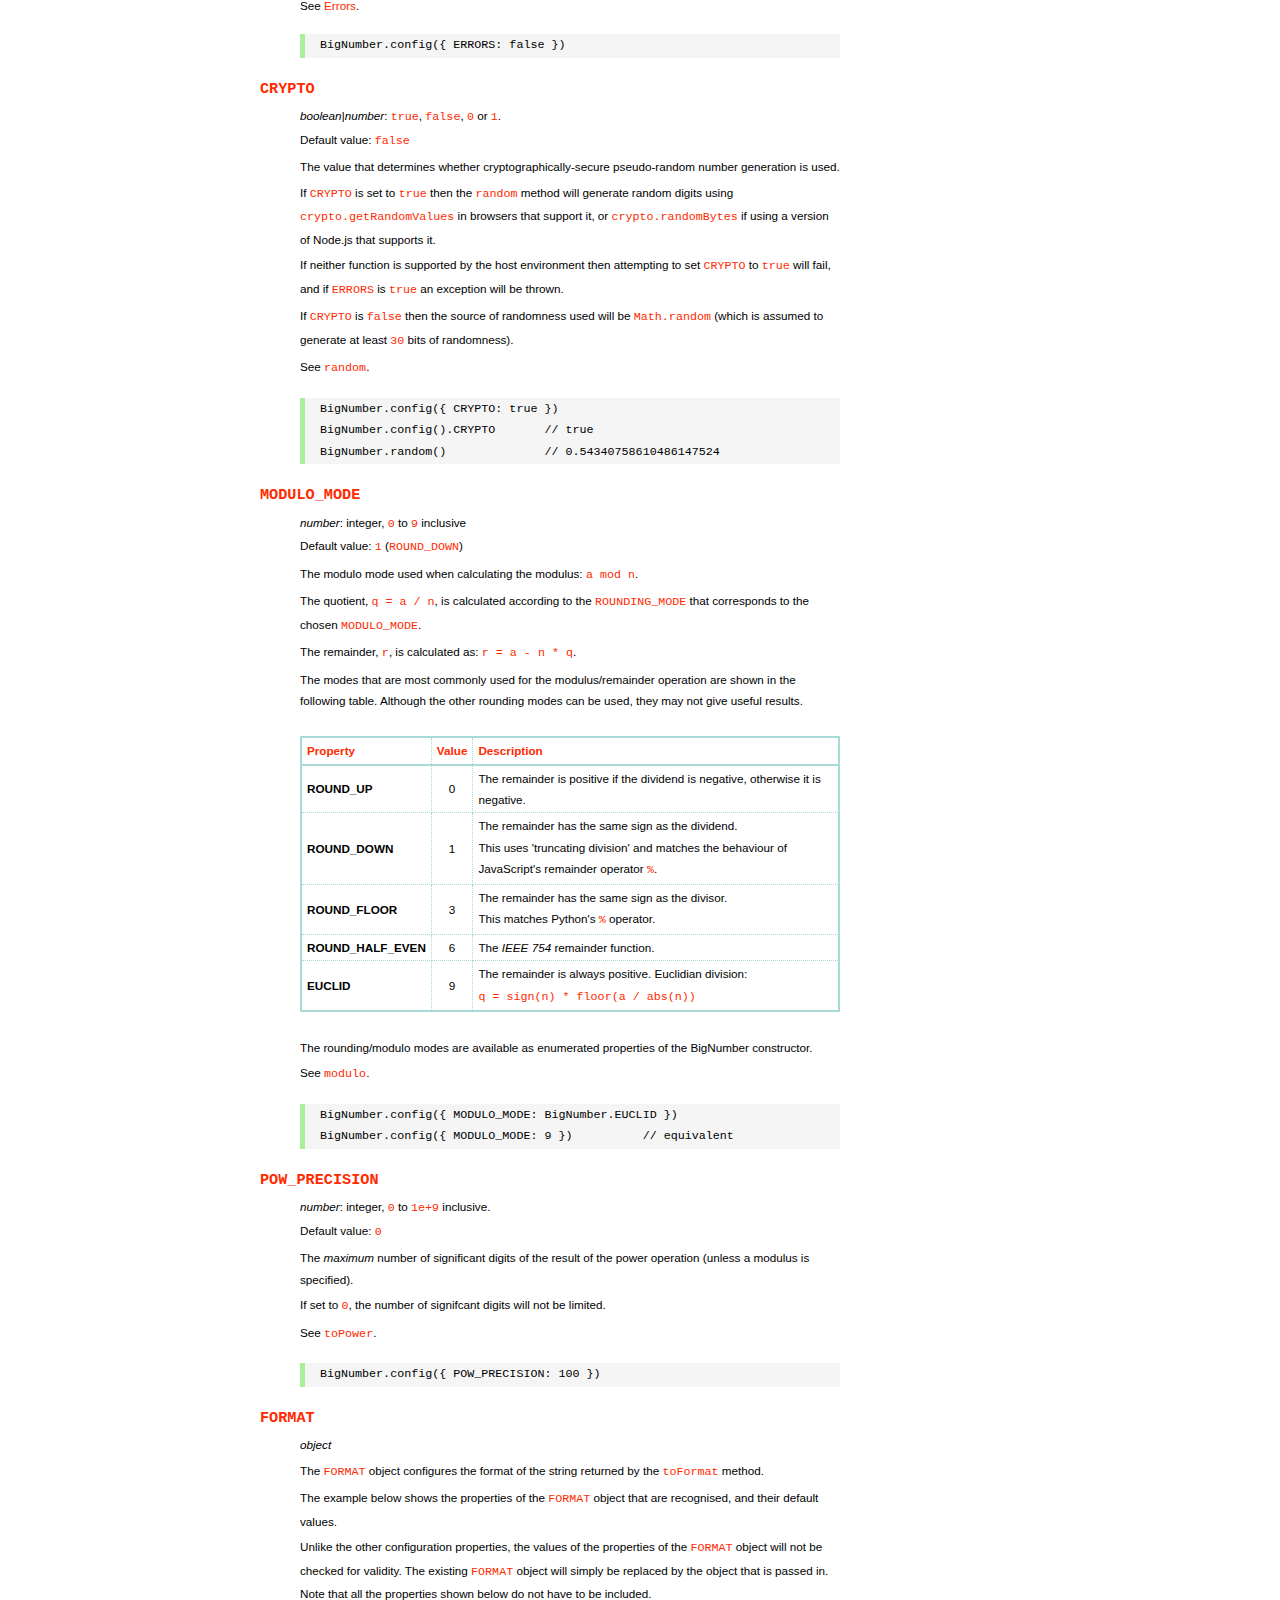
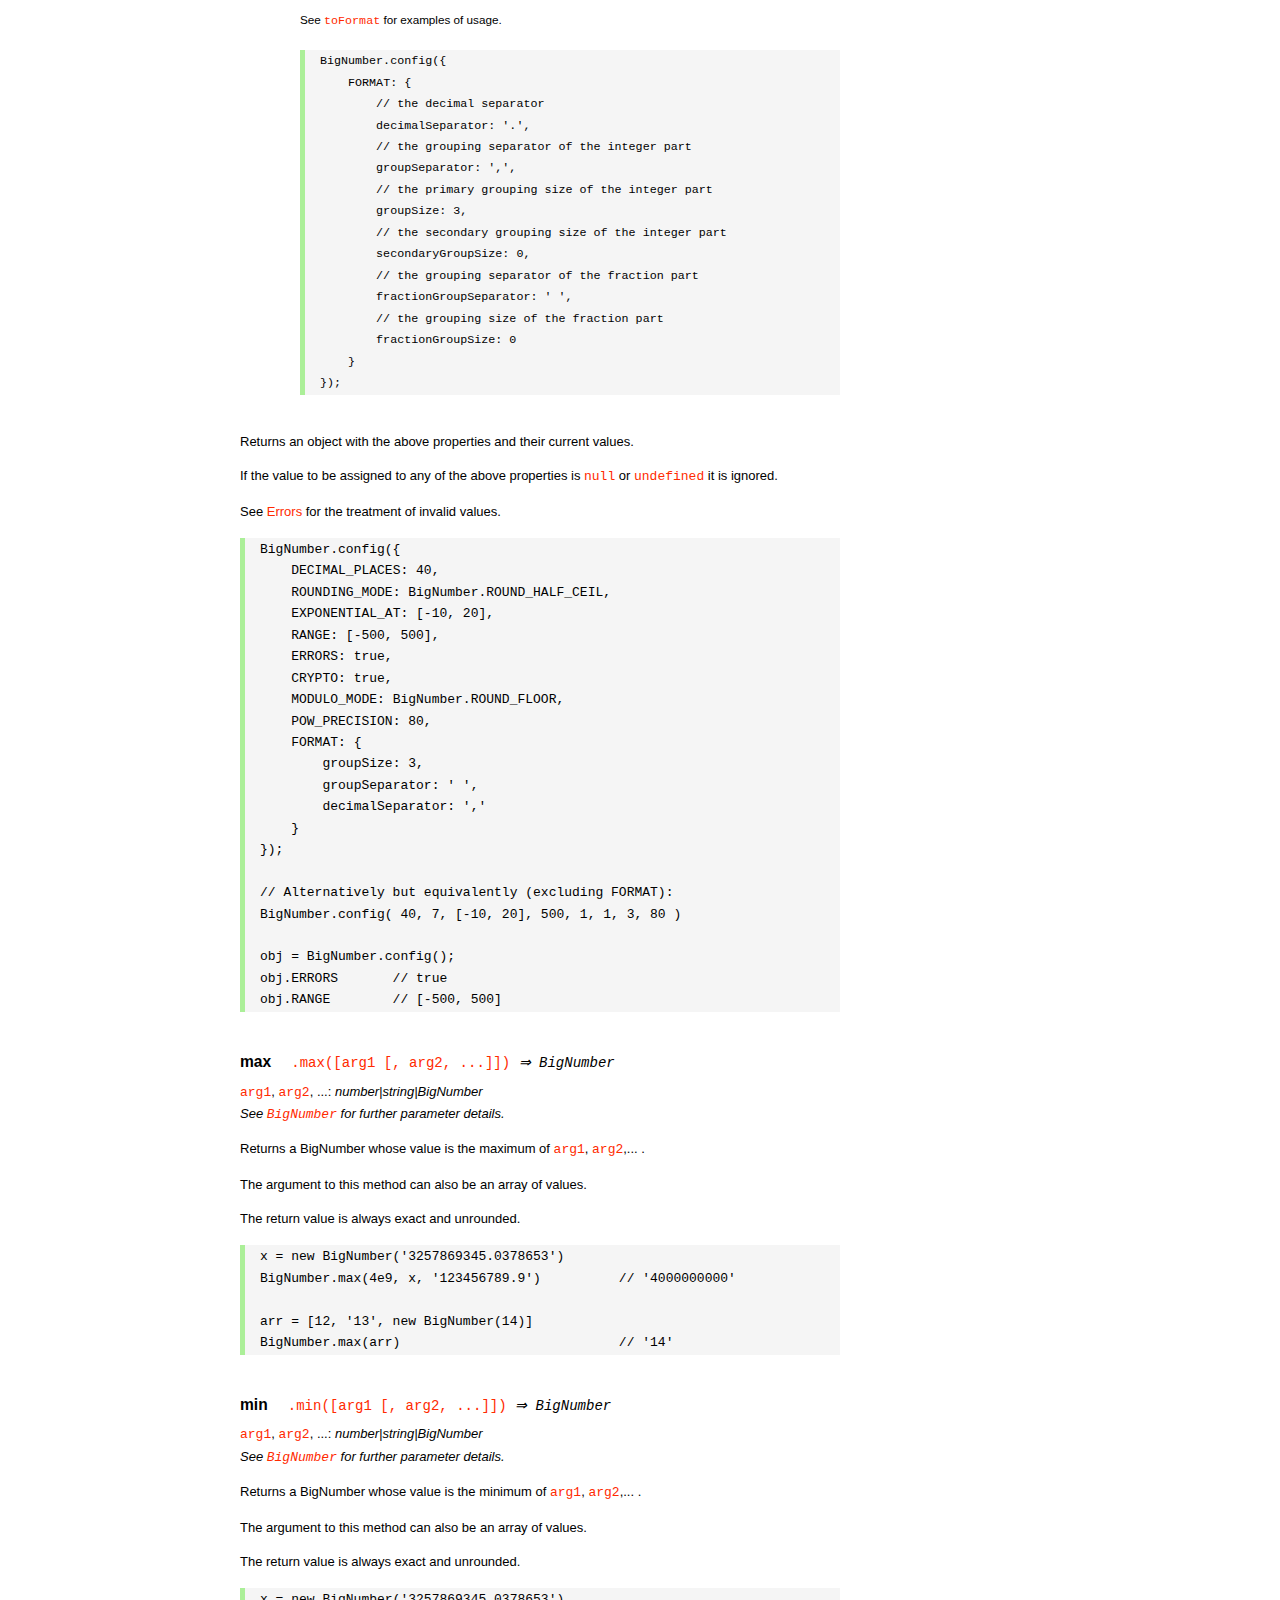
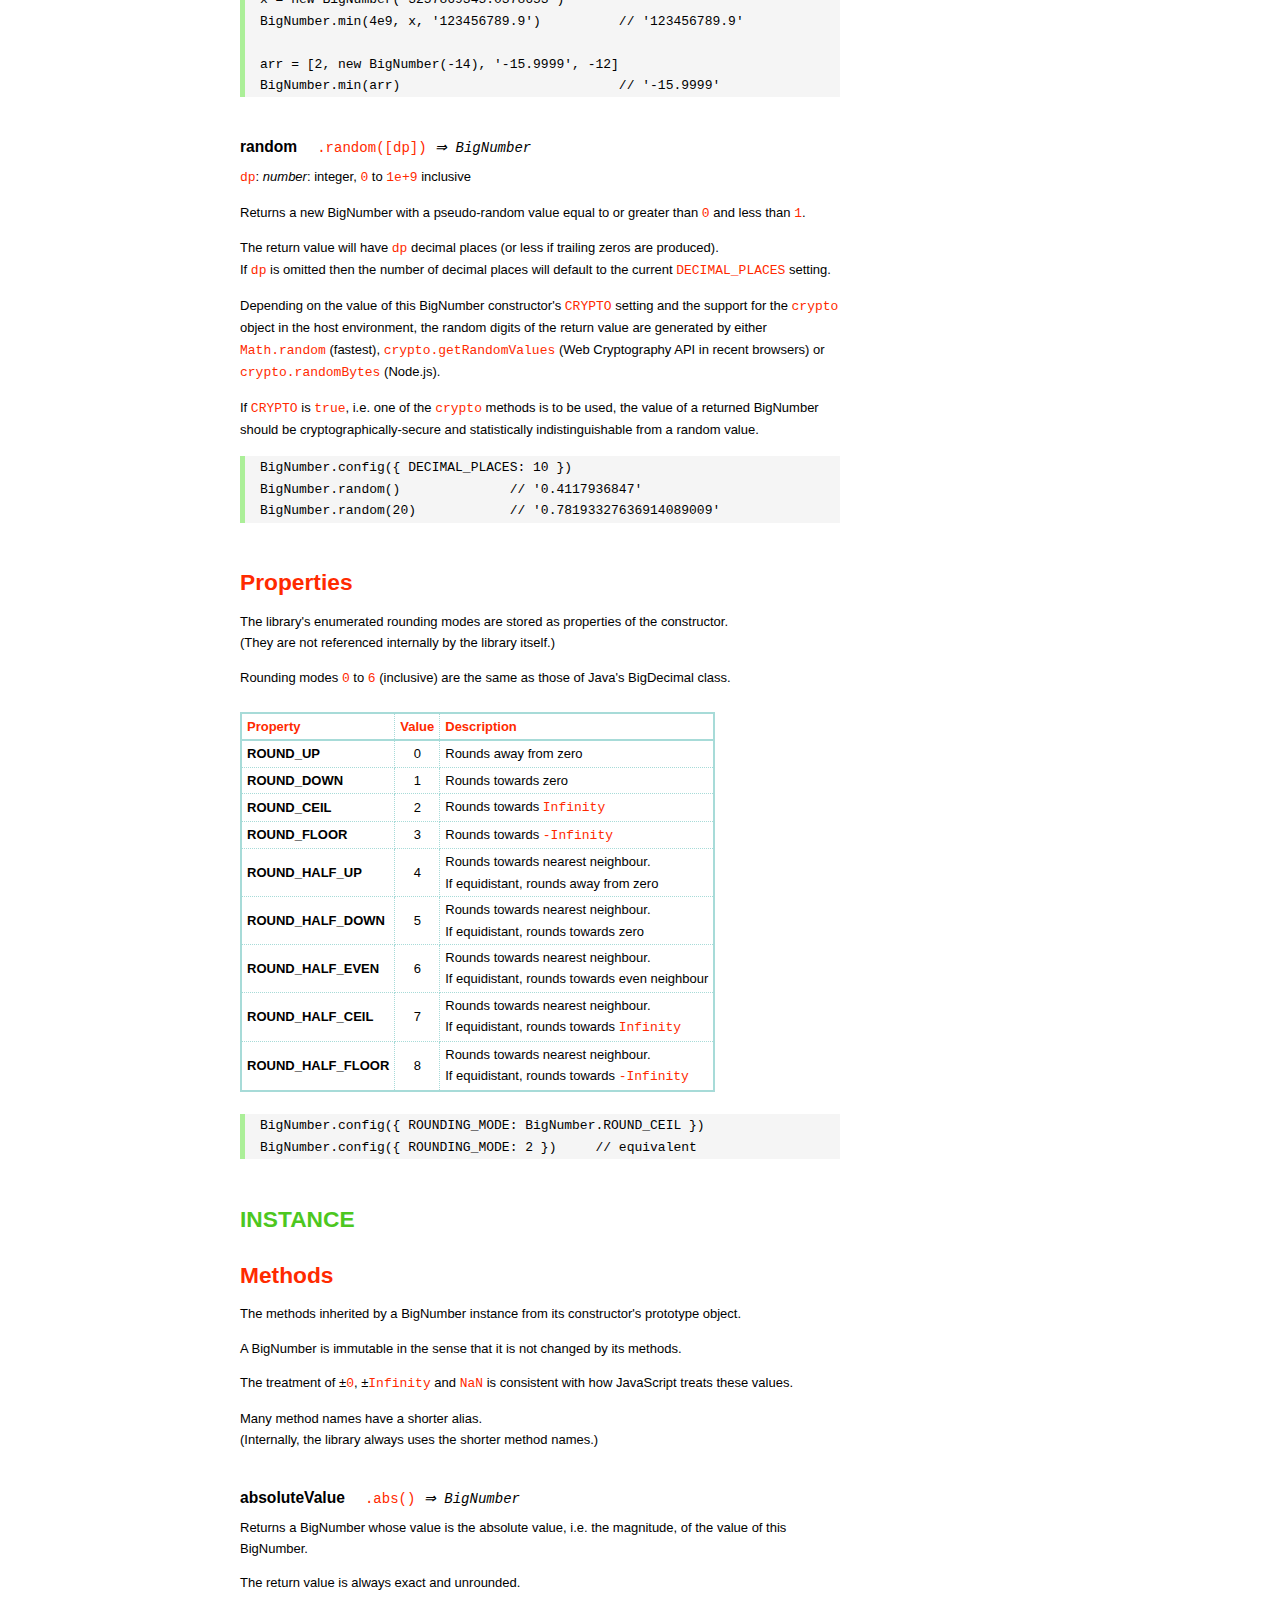
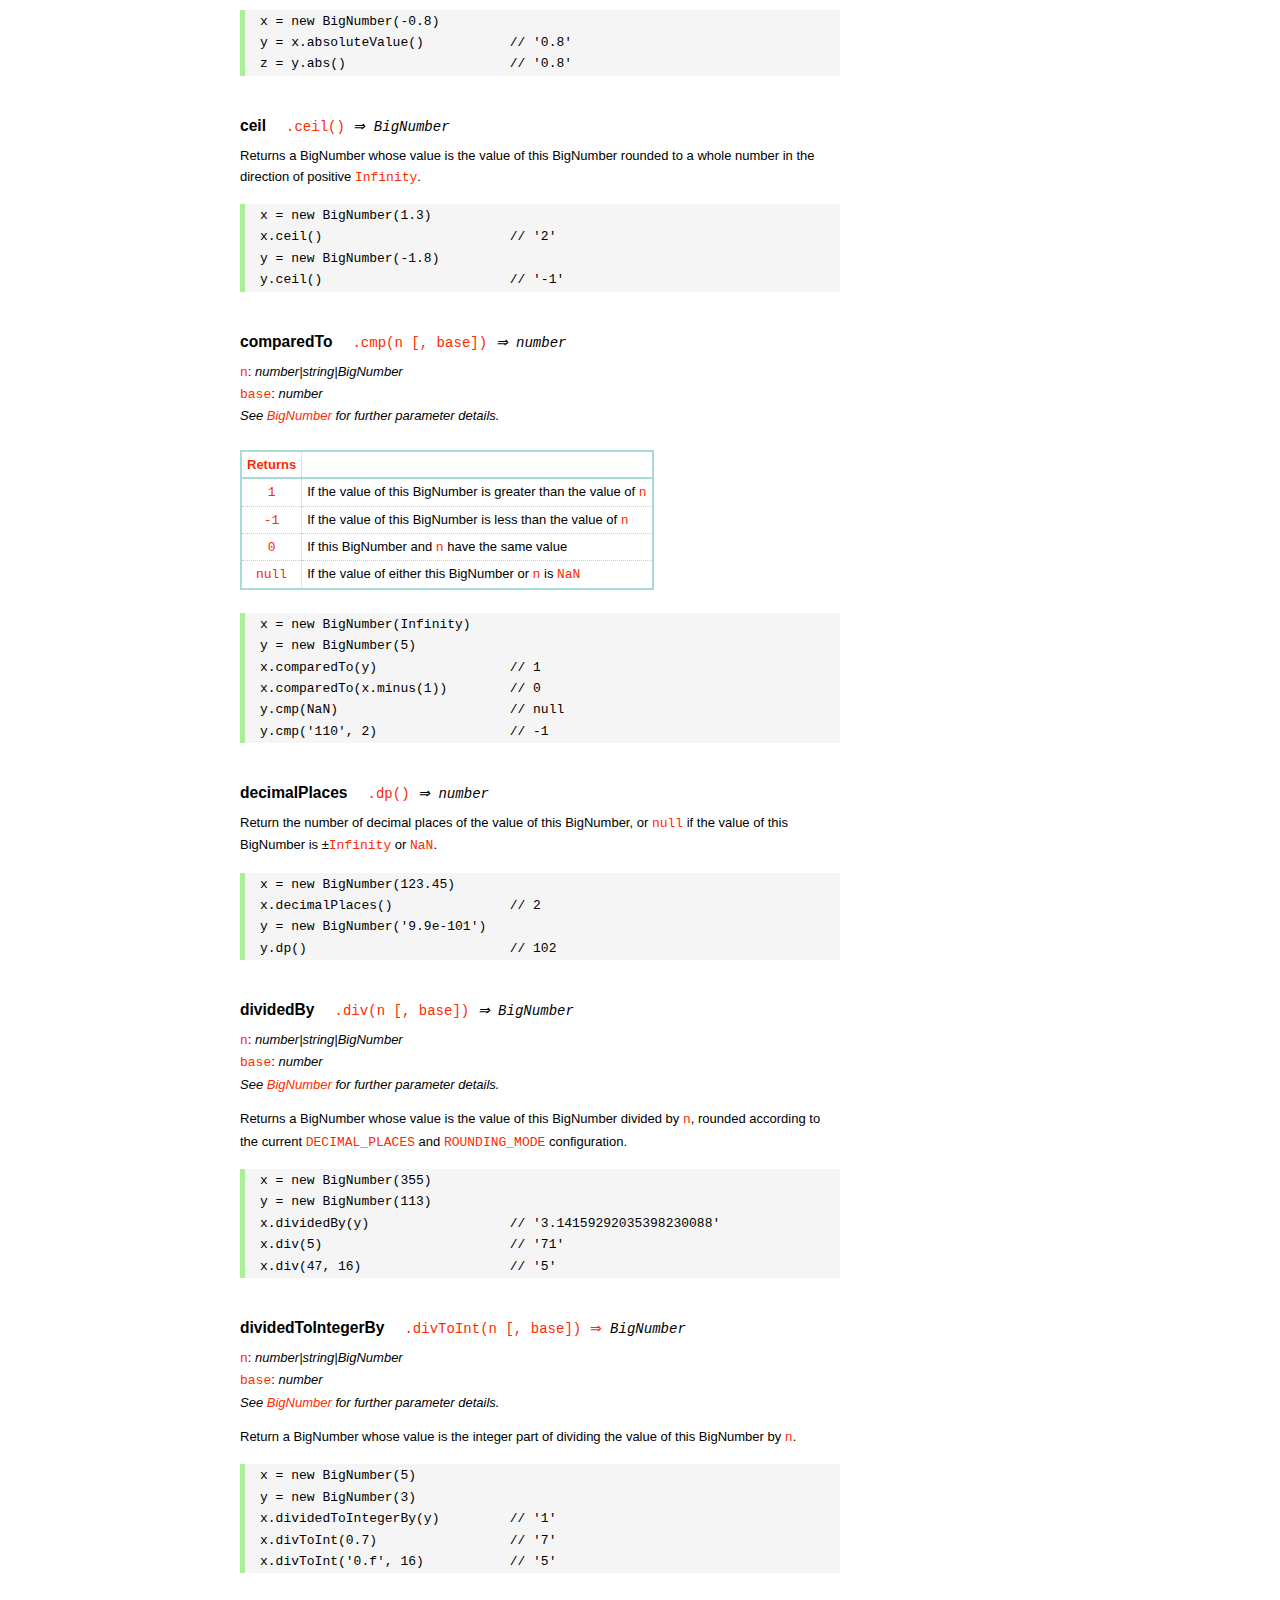
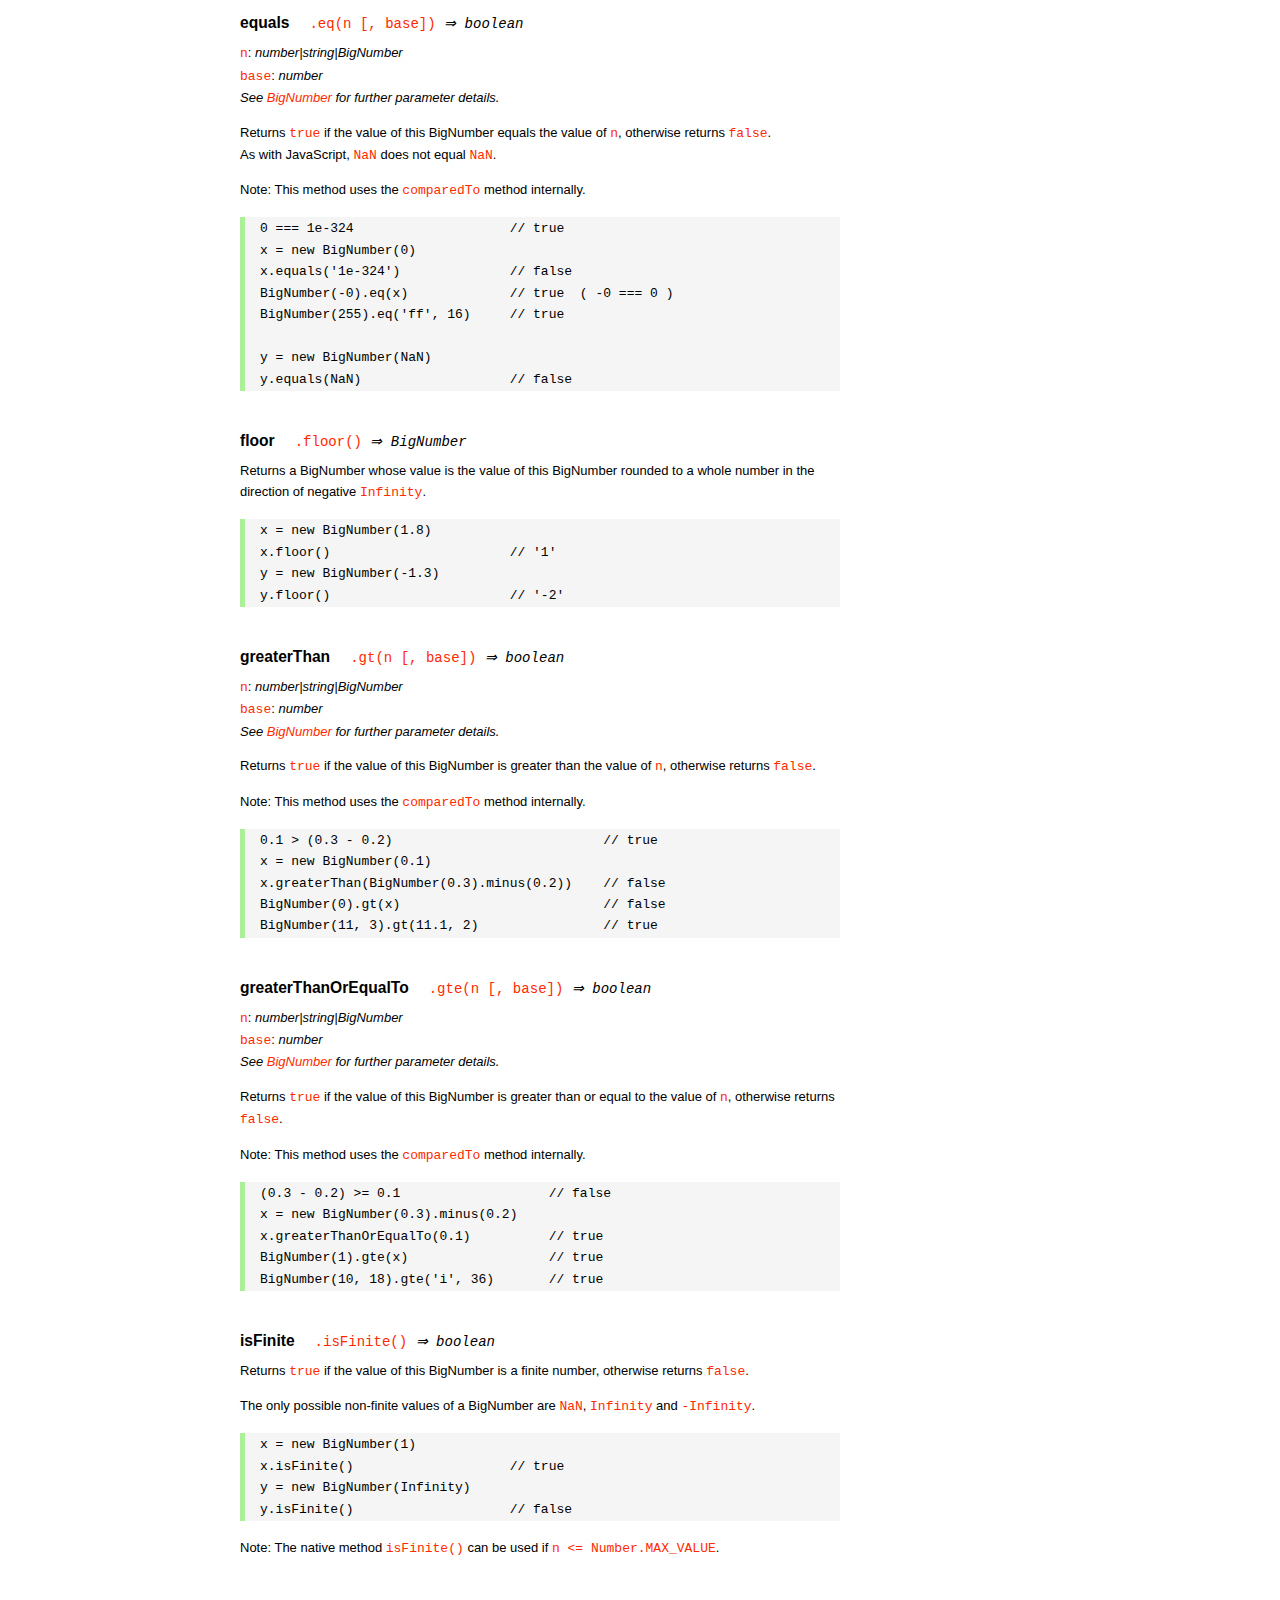
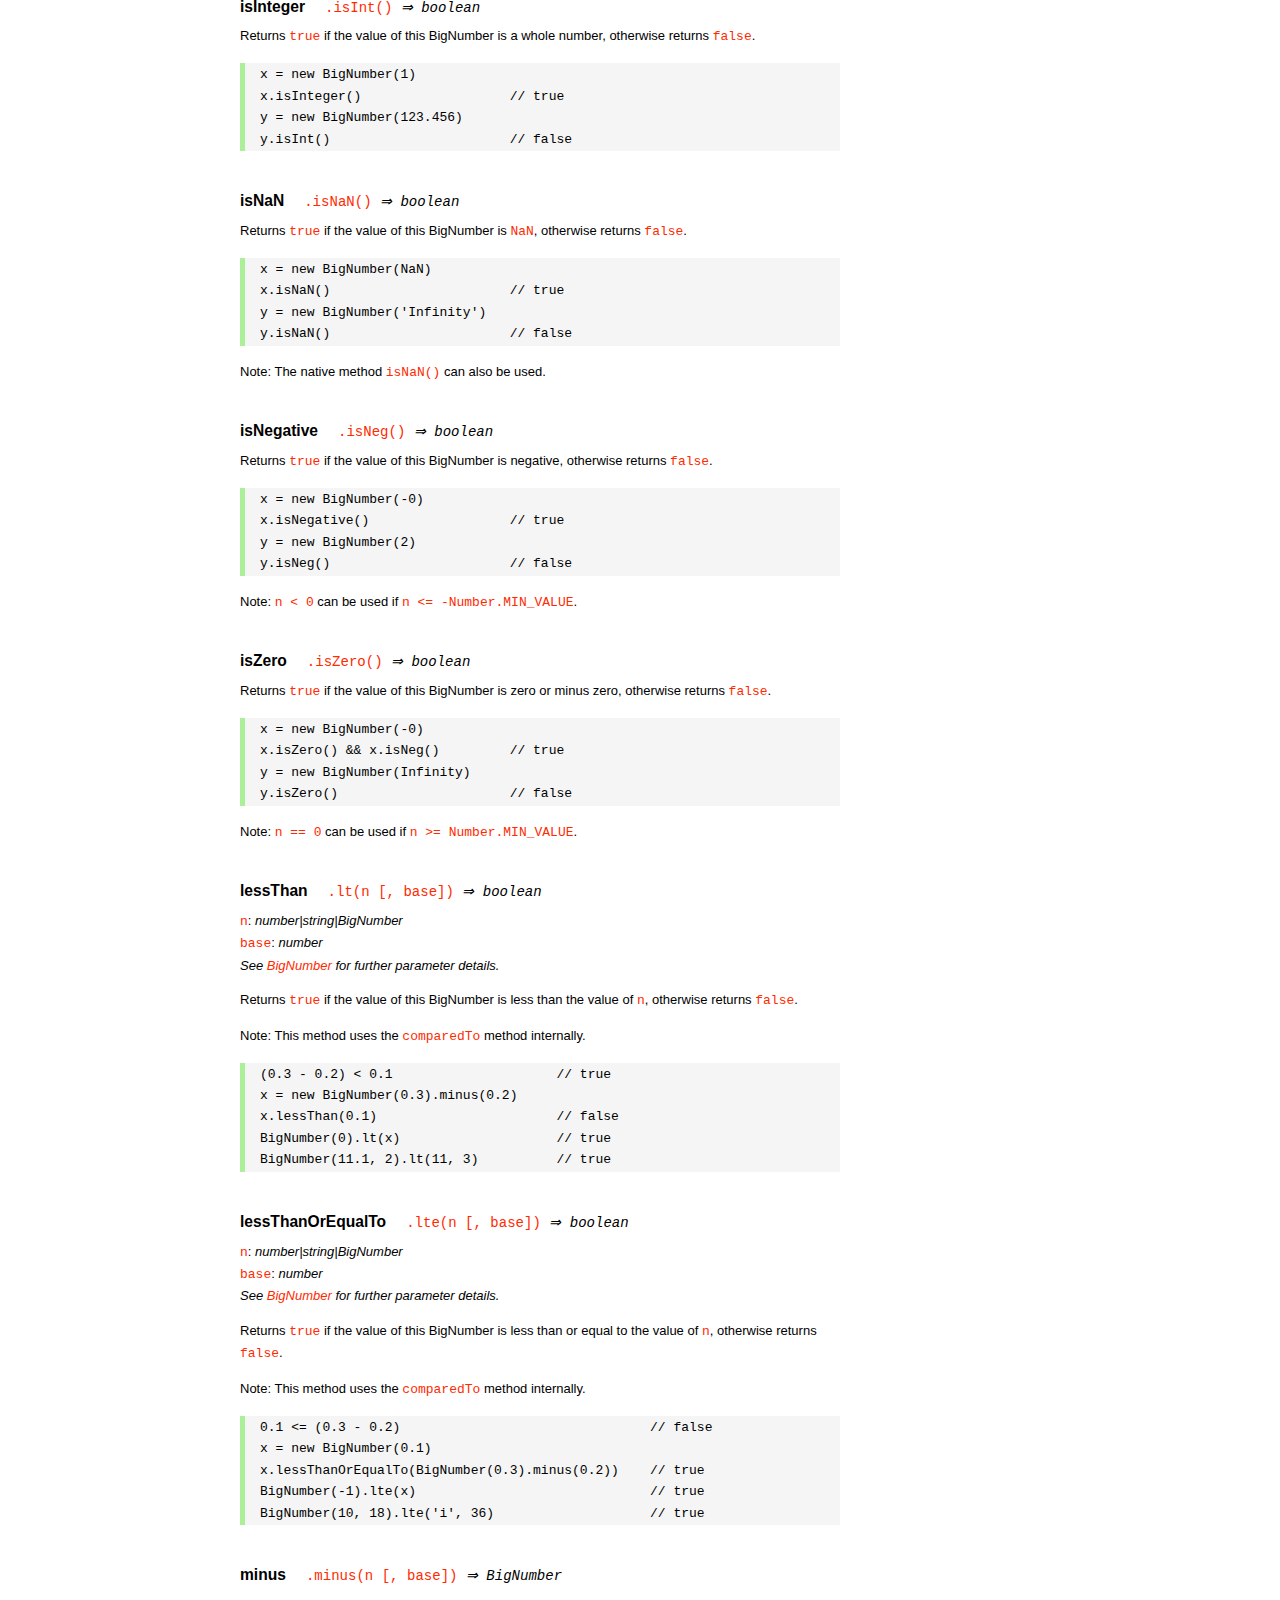
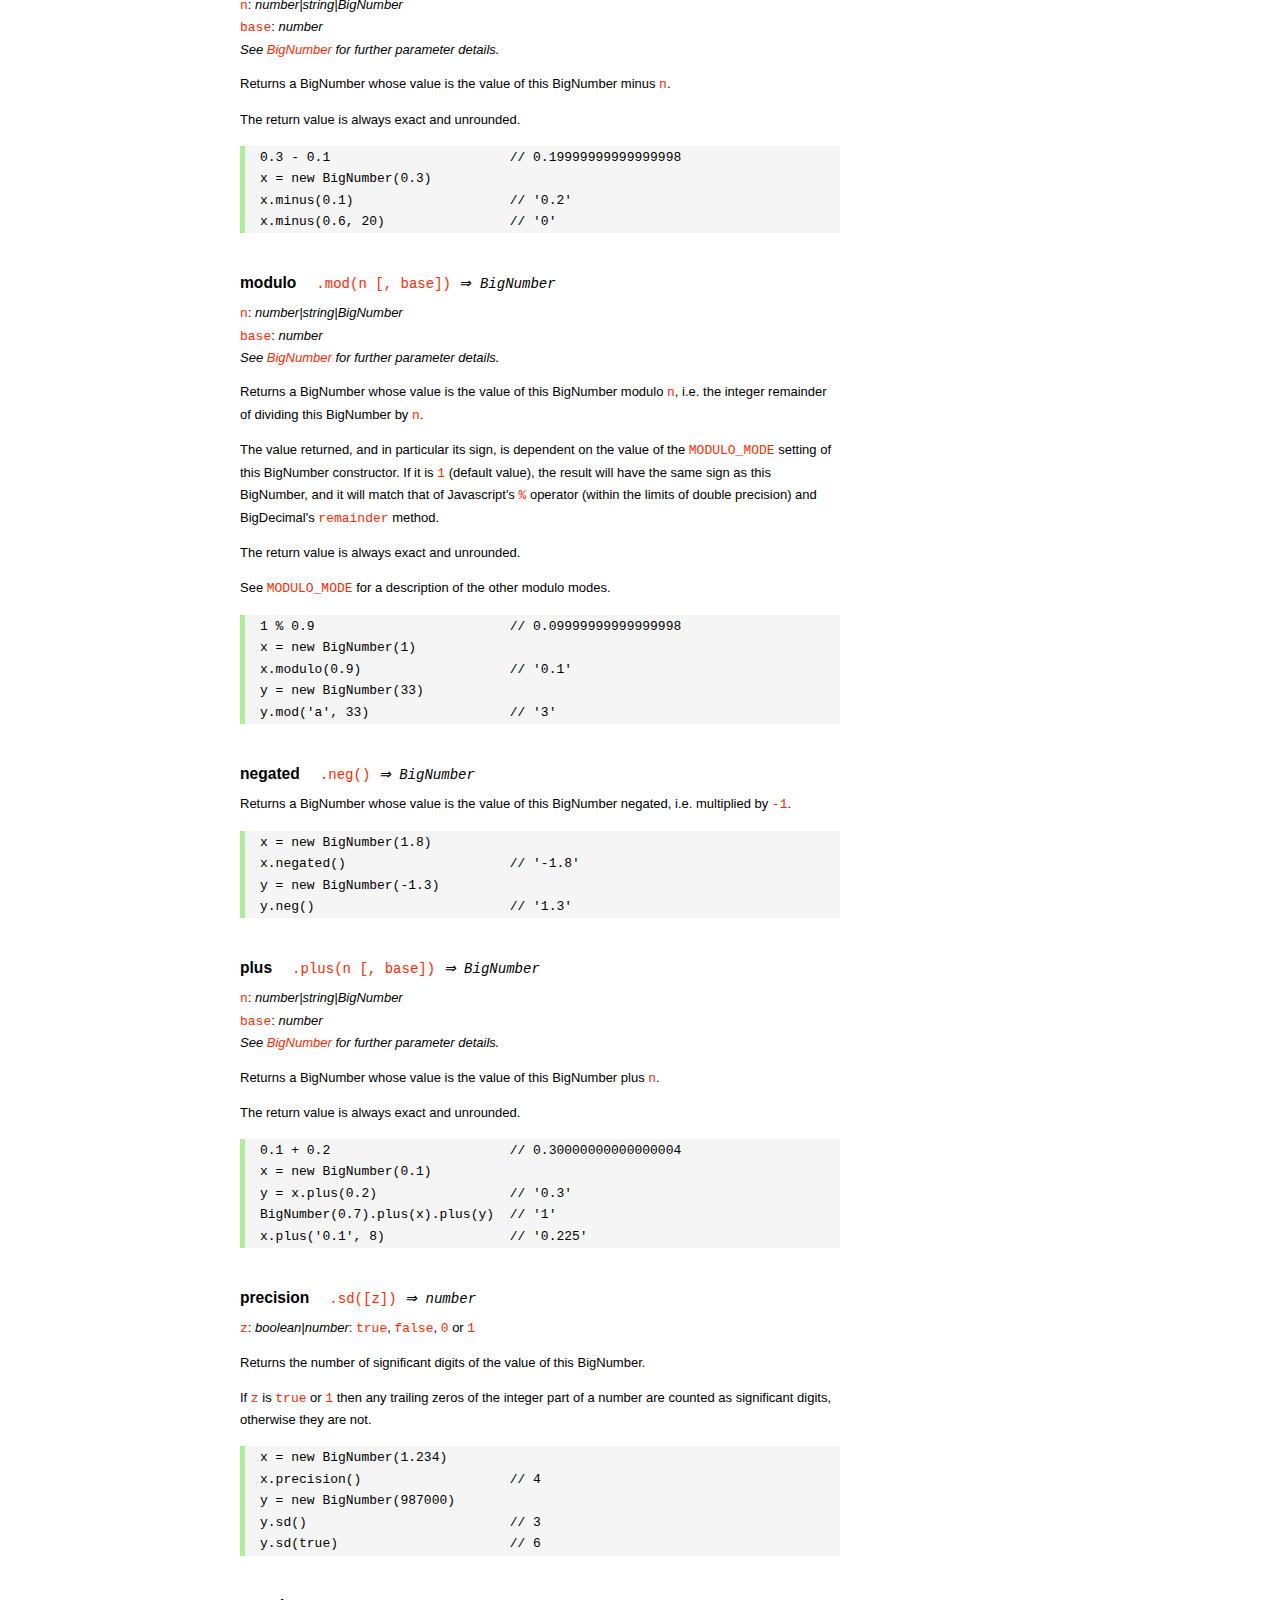
<file: node_modules/mysql/node_modules/bignumber.js/doc/API.html>
<!DOCTYPE HTML>
<html>
<head>
<meta charset="utf-8">
<meta http-equiv="X-UA-Compatible" content="IE=edge">
<meta name="Author" content="M Mclaughlin">
<title>bignumber.js API</title>
<style>
html{font-size:100%}
body{background:#fff;font-family:"Helvetica Neue",Helvetica,Arial,sans-serif;font-size:13px;
  line-height:1.65em;min-height:100%;margin:0}
body,i{color:#000}
.nav{background:#fff;position:fixed;top:0;bottom:0;left:0;width:200px;overflow-y:auto;
  padding:15px 0 30px 15px}
div.container{width:600px;margin:50px 0 50px 240px}
p{margin:0 0 1em;width:600px}
pre,ul{margin:1em 0}
h1,h2,h3,h4,h5{margin:0;padding:1.5em 0 0}
h1,h2{padding:.75em 0}
h1{font:400 3em Verdana,sans-serif;color:#000;margin-bottom:1em}
h2{font-size:2.25em;color:#ff2a00}
h3{font-size:1.75em;color:#4dc71f}
h4{font-size:1.75em;color:#ff2a00;padding-bottom:.75em}
h5{font-size:1.2em;margin-bottom:.4em}
h6{font-size:1.1em;margin-bottom:0.8em;padding:0.5em 0}
dd{padding-top:.35em}
dt{padding-top:.5em}
b{font-weight:700}
dt b{font-size:1.3em}
a,a:visited{color:#ff2a00;text-decoration:none}
a:active,a:hover{outline:0;text-decoration:underline}
.nav a,.nav b,.nav a:visited{display:block;color:#ff2a00;font-weight:700; margin-top:15px}
.nav b{color:#4dc71f;margin-top:20px;cursor:default;width:auto}
ul{list-style-type:none;padding:0 0 0 20px}
.nav ul{line-height:14px;padding-left:0;margin:5px 0 0}
.nav ul a,.nav ul a:visited,span{display:inline;color:#000;font-family:Verdana,Geneva,sans-serif;
  font-size:11px;font-weight:400;margin:0}
.inset,ul.inset{margin-left:20px}
.inset{font-size:.9em}
.nav li{width:auto;margin:0 0 3px}
.alias{font-style:italic;margin-left:20px}
table{border-collapse:collapse;border-spacing:0;border:2px solid #a7dbd8;margin:1.75em 0;padding:0}
td,th{text-align:left;margin:0;padding:2px 5px;border:1px dotted #a7dbd8}
th{border-top:2px solid #a7dbd8;border-bottom:2px solid #a7dbd8;color:#ff2a00}
code,pre{font-family:Consolas, monaco, monospace;font-weight:400}
pre{background:#f5f5f5;white-space:pre-wrap;word-wrap:break-word;border-left:5px solid #abef98;
  padding:1px 0 1px 15px;margin:1.2em 0}
code,.nav-title{color:#ff2a00}
.end{margin-bottom:25px}
.centre{text-align:center}
.error-table{font-size:13px;width:100%}
#faq{margin:3em 0 0}
li span{float:right;margin-right:10px;color:#c0c0c0}
#js{font:inherit;color:#4dc71f}
</style>
</head>
<body>

  <div class="nav">

    <a class='nav-title' href="#">API</a>

    <b> CONSTRUCTOR </b>
    <ul>
      <li><a href="#bignumber">BigNumber</a></li>
    </ul>

    <a href="#methods">Methods</a>
    <ul>
      <li><a href="#another">another</a></li>
      <li><a href="#config" >config</a></li>
      <li>
        <ul class="inset">
          <li><a href="#decimal-places">DECIMAL_PLACES</a></li>
          <li><a href="#rounding-mode" >ROUNDING_MODE</a></li>
          <li><a href="#exponential-at">EXPONENTIAL_AT</a></li>
          <li><a href="#range"         >RANGE</a></li>
          <li><a href="#errors"        >ERRORS</a></li>
          <li><a href="#crypto"        >CRYPTO</a></li>
          <li><a href="#modulo-mode"   >MODULO_MODE</a></li>
          <li><a href="#pow-precision" >POW_PRECISION</a></li>
          <li><a href="#format"        >FORMAT</a></li>
        </ul>
      </li>
      <li><a href="#max"   >max</a></li>
      <li><a href="#min"   >min</a></li>
      <li><a href="#random">random</a></li>
    </ul>

    <a href="#constructor-properties">Properties</a>
    <ul>
      <li><a href="#round-up"        >ROUND_UP</a></li>
      <li><a href="#round-down"      >ROUND_DOWN</a></li>
      <li><a href="#round-ceil"      >ROUND_CEIL</a></li>
      <li><a href="#round-floor"     >ROUND_FLOOR</a></li>
      <li><a href="#round-half-up"   >ROUND_HALF_UP</a></li>
      <li><a href="#round-half-down" >ROUND_HALF_DOWN</a></li>
      <li><a href="#round-half-even" >ROUND_HALF_EVEN</a></li>
      <li><a href="#round-half-ceil" >ROUND_HALF_CEIL</a></li>
      <li><a href="#round-half-floor">ROUND_HALF_FLOOR</a></li>
    </ul>

    <b> INSTANCE </b>

    <a href="#prototype-methods">Methods</a>
    <ul>
      <li><a href="#abs"    >absoluteValue       </a><span>abs</span>     </li>
      <li><a href="#ceil"   >ceil                </a>                     </li>
      <li><a href="#cmp"    >comparedTo          </a><span>cmp</span>     </li>
      <li><a href="#dp"     >decimalPlaces       </a><span>dp</span>      </li>
      <li><a href="#div"    >dividedBy           </a><span>div</span>     </li>
      <li><a href="#divInt" >dividedToIntegerBy  </a><span>divToInt</span></li>
      <li><a href="#eq"     >equals              </a><span>eq</span>      </li>
      <li><a href="#floor"  >floor               </a>                     </li>
      <li><a href="#gt"     >greaterThan         </a><span>gt</span>      </li>
      <li><a href="#gte"    >greaterThanOrEqualTo</a><span>gte</span>     </li>
      <li><a href="#isF"    >isFinite            </a>                     </li>
      <li><a href="#isInt"  >isInteger           </a><span>isInt</span>   </li>
      <li><a href="#isNaN"  >isNaN               </a>                     </li>
      <li><a href="#isNeg"  >isNegative          </a><span>isNeg</span>   </li>
      <li><a href="#isZ"    >isZero              </a>                     </li>
      <li><a href="#lt"     >lessThan            </a><span>lt</span>      </li>
      <li><a href="#lte"    >lessThanOrEqualTo   </a><span>lte</span>     </li>
      <li><a href="#minus"  >minus               </a><span>sub</span>     </li>
      <li><a href="#mod"    >modulo              </a><span>mod</span>     </li>
      <li><a href="#neg"    >negated             </a><span>neg</span>     </li>
      <li><a href="#plus"   >plus                </a><span>add</span>     </li>
      <li><a href="#sd"     >precision           </a><span>sd</span>      </li>
      <li><a href="#round"  >round               </a>                     </li>
      <li><a href="#shift"  >shift               </a>                     </li>
      <li><a href="#sqrt"   >squareRoot          </a><span>sqrt</span>    </li>
      <li><a href="#times"  >times               </a><span>mul</span>     </li>
      <li><a href="#toD"    >toDigits            </a>                     </li>
      <li><a href="#toE"    >toExponential       </a>                     </li>
      <li><a href="#toFix"  >toFixed             </a>                     </li>
      <li><a href="#toFor"  >toFormat            </a>                     </li>
      <li><a href="#toFr"   >toFraction          </a>                     </li>
      <li><a href="#toJSON" >toJSON              </a>                     </li>
      <li><a href="#toN"    >toNumber            </a>                     </li>
      <li><a href="#pow"    >toPower             </a><span>pow</span>     </li>
      <li><a href="#toP"    >toPrecision         </a>                     </li>
      <li><a href="#toS"    >toString            </a>                     </li>
      <li><a href="#trunc"  >truncated           </a><span>trunc</span>   </li>
      <li><a href="#valueOf">valueOf             </a>                     </li>
    </ul>

    <a href="#instance-properties">Properties</a>
    <ul>
      <li><a href="#coefficient">c: coefficient</a></li>
      <li><a href="#exponent"   >e: exponent</a></li>
      <li><a href="#sign"       >s: sign</a></li>
      <li><a href="#isbig"      >isBigNumber</a></li>
    </ul>

    <a href="#zero-nan-infinity">Zero, NaN &amp; Infinity</a>
    <a href="#Errors">Errors</a>
    <a class='end' href="#faq">FAQ</a>

  </div>

  <div class="container">

    <h1>bignumber<span id='js'>.js</span></h1>

    <p>A JavaScript library for arbitrary-precision arithmetic.</p>
    <p><a href="https://github.com/MikeMcl/bignumber.js">Hosted on GitHub</a>. </p>

    <h2>API</h2>

    <p>
      See the <a href='https://github.com/MikeMcl/bignumber.js'>README</a> on GitHub for a
      quick-start introduction.
    </p>
    <p>
      In all examples below, <code>var</code> and semicolons are not shown, and if a commented-out
      value is in quotes it means <code>toString</code> has been called on the preceding expression.
    </p>


    <h3>CONSTRUCTOR</h3>

    <h5 id="bignumber">
      BigNumber<code class='inset'>BigNumber(value [, base]) <i>&rArr; BigNumber</i></code>
    </h5>
    <dl>
      <dt><code>value</code></dt>
      <dd>
        <i>number|string|BigNumber</i>: see <a href='#range'>RANGE</a> for
        range.
      </dd>
      <dd>
        A numeric value.
      </dd>
      <dd>
        Legitimate values include &plusmn;<code>0</code>, &plusmn;<code>Infinity</code> and
        <code>NaN</code>.
      </dd>
      <dd>
        Values of type <em>number</em> with more than <code>15</code> significant digits are
        considered invalid (if <a href='#errors'><code>ERRORS</code></a> is true) as calling
        <code><a href='#toS'>toString</a></code> or <code><a href='#valueOf'>valueOf</a></code> on
        such numbers may not result in the intended value.
        <pre>console.log( 823456789123456.3 );    // 823456789123456.2</pre>
      </dd>
      <dd>
        There is no limit to the number of digits of a value of type <em>string</em> (other than
        that of JavaScript's maximum array size).
      </dd>
      <dd>
        Decimal string values may be in exponential, as well as normal (fixed-point) notation.
        Non-decimal values must be in normal notation.
      </dd>
      <dd>
        String values in hexadecimal literal form, e.g. <code>'0xff'</code>, are valid, as are
        string values with the octal and binary prefixs <code>'0o'</code> and <code>'0b'</code>.
        String values in octal literal form without the prefix will be interpreted as
        decimals, e.g. <code>'011'</code> is interpreted as 11, not 9.
      </dd>
      <dd>Values in any base may have fraction digits.</dd>
      <dd>
        For bases from <code>10</code> to <code>36</code>, lower and/or upper case letters can be
        used to represent values from <code>10</code> to <code>35</code>.
      </dd>
      <dd>
        For bases above 36, <code>a-z</code> represents values from <code>10</code> to
        <code>35</code>, <code>A-Z</code> from <code>36</code> to <code>61</code>, and
        <code>$</code> and <code>_</code> represent <code>62</code> and <code>63</code> respectively
        <i>(this can be changed by editing the <code>ALPHABET</code> variable near the top of the
        source file)</i>.
      </dd>
    </dl>
    <dl>
      <dt><code>base</code></dt>
      <dd>
        <i>number</i>: integer, <code>2</code> to <code>64</code> inclusive
      </dd>
      <dd>The base of <code>value</code>.</dd>
      <dd>
        If <code>base</code> is omitted, or is <code>null</code> or <code>undefined</code>, base
        <code>10</code> is assumed.
      </dd>
    </dl>
    <br />
    <p>Returns a new instance of a BigNumber object.</p>
    <p>
      If a base is specified, the value is rounded according to
      the current <a href='#decimal-places'><code>DECIMAL_PLACES</code></a> and
      <a href='#rounding-mode'><code>ROUNDING_MODE</code></a> configuration.
    </p>
    <p>
      See <a href='#Errors'>Errors</a> for the treatment of an invalid <code>value</code> or
      <code>base</code>.
    </p>
    <pre>
x = new BigNumber(9)                       // '9'
y = new BigNumber(x)                       // '9'

// 'new' is optional if ERRORS is false
BigNumber(435.345)                         // '435.345'

new BigNumber('5032485723458348569331745.33434346346912144534543')
new BigNumber('4.321e+4')                  // '43210'
new BigNumber('-735.0918e-430')            // '-7.350918e-428'
new BigNumber(Infinity)                    // 'Infinity'
new BigNumber(NaN)                         // 'NaN'
new BigNumber('.5')                        // '0.5'
new BigNumber('+2')                        // '2'
new BigNumber(-10110100.1, 2)              // '-180.5'
new BigNumber(-0b10110100.1)               // '-180.5'
new BigNumber('123412421.234324', 5)       // '607236.557696'
new BigNumber('ff.8', 16)                  // '255.5'
new BigNumber('0xff.8')                    // '255.5'</pre>
    <p>
      The following throws <code>'not a base 2 number'</code> if
      <a href='#errors'><code>ERRORS</code></a> is true, otherwise it returns a BigNumber with value
      <code>NaN</code>.
    </p>
    <pre>new BigNumber(9, 2)</pre>
    <p>
      The following throws <code>'number type has more than 15 significant digits'</code> if
      <a href='#errors'><code>ERRORS</code></a> is true, otherwise it returns a BigNumber with value
      <code>96517860459076820</code>.
    </p>
    <pre>new BigNumber(96517860459076817.4395)</pre>
    <p>
      The following throws <code>'not a number'</code> if <a href='#errors'><code>ERRORS</code></a>
      is true, otherwise it returns a BigNumber with value <code>NaN</code>.
    </p>
    <pre>new BigNumber('blurgh')</pre>
    <p>
      A value is only rounded by the constructor if a base is specified.
    </p>
    <pre>BigNumber.config({ DECIMAL_PLACES: 5 })
new BigNumber(1.23456789)                  // '1.23456789'
new BigNumber(1.23456789, 10)              // '1.23457'</pre>



    <h4 id="methods">Methods</h4>
     <p>The static methods of a BigNumber constructor.</p>




    <h5 id="another">
       another<code class='inset'>.another([obj]) <i>&rArr; BigNumber constructor</i></code>
    </h5>
    <p><code>obj</code>: <i>object</i></p>
    <p>
      Returns a new independent BigNumber constructor with configuration as described by
      <code>obj</code> (see <a href='#config'><code>config</code></a>), or with the default
      configuration if <code>obj</code> is <code>null</code> or <code>undefined</code>.
    </p>
    <pre>BigNumber.config({ DECIMAL_PLACES: 5 })
BN = BigNumber.another({ DECIMAL_PLACES: 9 })

x = new BigNumber(1)
y = new BN(1)

x.div(3)                        // 0.33333
y.div(3)                        // 0.333333333

// BN = BigNumber.another({ DECIMAL_PLACES: 9 }) is equivalent to:
BN = BigNumber.another()
BN.config({ DECIMAL_PLACES: 9 })</pre>



    <h5 id="config">config<code class='inset'>set([obj]) <i>&rArr; object</i></code></h5>
    <p>
      <code>obj</code>: <i>object</i>: an object that contains some or all of the following
      properties.
    </p>
    <p>Configures the settings for this particular BigNumber constructor.</p>
    <p><i>Note: the configuration can also be supplied as an argument list, see below.</i></p>
    <dl class='inset'>
      <dt id="decimal-places"><code><b>DECIMAL_PLACES</b></code></dt>
      <dd>
        <i>number</i>: integer, <code>0</code> to <code>1e+9</code> inclusive<br />
        Default value: <code>20</code>
      </dd>
      <dd>
        The <u>maximum</u> number of decimal places of the results of operations involving
        division, i.e. division, square root and base conversion operations, and power
        operations with negative exponents.<br />
      </dd>
      <dd>
      <pre>BigNumber.config({ DECIMAL_PLACES: 5 })
BigNumber.set({ DECIMAL_PLACES: 5 })    // equivalent
BigNumber.config(5)    // equivalent</pre>
      </dd>



      <dt id="rounding-mode"><code><b>ROUNDING_MODE</b></code></dt>
      <dd>
        <i>number</i>: integer, <code>0</code> to <code>8</code> inclusive<br />
        Default value: <code>4</code> <a href="#round-half-up">(<code>ROUND_HALF_UP</code>)</a>
      </dd>
      <dd>
        The rounding mode used in the above operations and the default rounding mode of
        <a href='#round'><code>round</code></a>,
        <a href='#toE'><code>toExponential</code></a>,
        <a href='#toFix'><code>toFixed</code></a>,
        <a href='#toFor'><code>toFormat</code></a> and
        <a href='#toP'><code>toPrecision</code></a>.
      </dd>
      <dd>The modes are available as enumerated properties of the BigNumber constructor.</dd>
       <dd>
      <pre>BigNumber.config({ ROUNDING_MODE: 0 })
BigNumber.config(null, BigNumber.ROUND_UP)    // equivalent</pre>
        </dd>



      <dt id="exponential-at"><code><b>EXPONENTIAL_AT</b></code></dt>
      <dd>
        <i>number</i>: integer, magnitude <code>0</code> to <code>1e+9</code> inclusive, or
        <br />
        <i>number</i>[]: [ integer <code>-1e+9</code> to <code>0</code> inclusive, integer
        <code>0</code> to <code>1e+9</code> inclusive ]<br />
        Default value: <code>[-7, 20]</code>
      </dd>
      <dd>
        The exponent value(s) at which <code>toString</code> returns exponential notation.
      </dd>
      <dd>
        If a single number is assigned, the value is the exponent magnitude.<br />
        If an array of two numbers is assigned then the first number is the negative exponent
        value at and beneath which exponential notation is used, and the second number is the
        positive exponent value at and above which the same.
      </dd>
      <dd>
        For example, to emulate JavaScript numbers in terms of the exponent values at which they
        begin to use exponential notation, use <code>[-7, 20]</code>.
      </dd>
      <dd>
      <pre>BigNumber.config({ EXPONENTIAL_AT: 2 })
new BigNumber(12.3)         // '12.3'        e is only 1
new BigNumber(123)          // '1.23e+2'
new BigNumber(0.123)        // '0.123'       e is only -1
new BigNumber(0.0123)       // '1.23e-2'

BigNumber.config({ EXPONENTIAL_AT: [-7, 20] })
new BigNumber(123456789)    // '123456789'   e is only 8
new BigNumber(0.000000123)  // '1.23e-7'

// Almost never return exponential notation:
BigNumber.config({ EXPONENTIAL_AT: 1e+9 })

// Always return exponential notation:
BigNumber.config({ EXPONENTIAL_AT: 0 })</pre>
      </dd>
      <dd>
        Regardless of the value of <code>EXPONENTIAL_AT</code>, the <code>toFixed</code> method
        will always return a value in normal notation and the <code>toExponential</code> method
        will always return a value in exponential form.
      </dd>
      <dd>
        Calling <code>toString</code> with a base argument, e.g. <code>toString(10)</code>, will
        also always return normal notation.
      </dd>



      <dt id="range"><code><b>RANGE</b></code></dt>
      <dd>
        <i>number</i>: integer, magnitude <code>1</code> to <code>1e+9</code> inclusive, or
        <br />
        <i>number</i>[]: [ integer <code>-1e+9</code> to <code>-1</code> inclusive, integer
        <code>1</code> to <code>1e+9</code> inclusive ]<br />
        Default value: <code>[-1e+9, 1e+9]</code>
      </dd>
      <dd>
        The exponent value(s) beyond which overflow to <code>Infinity</code> and underflow to
        zero occurs.
      </dd>
      <dd>
        If a single number is assigned, it is the maximum exponent magnitude: values wth a
        positive exponent of greater magnitude become <code>Infinity</code> and those with a
        negative exponent of greater magnitude become zero.
      <dd>
        If an array of two numbers is assigned then the first number is the negative exponent
        limit and the second number is the positive exponent limit.
      </dd>
      <dd>
        For example, to emulate JavaScript numbers in terms of the exponent values at which they
        become zero and <code>Infinity</code>, use <code>[-324, 308]</code>.
      </dd>
      <dd>
      <pre>BigNumber.config({ RANGE: 500 })
BigNumber.config().RANGE     // [ -500, 500 ]
new BigNumber('9.999e499')   // '9.999e+499'
new BigNumber('1e500')       // 'Infinity'
new BigNumber('1e-499')      // '1e-499'
new BigNumber('1e-500')      // '0'

BigNumber.config({ RANGE: [-3, 4] })
new BigNumber(99999)         // '99999'      e is only 4
new BigNumber(100000)        // 'Infinity'   e is 5
new BigNumber(0.001)         // '0.01'       e is only -3
new BigNumber(0.0001)        // '0'          e is -4</pre>
      </dd>
      <dd>
        The largest possible magnitude of a finite BigNumber is
        <code>9.999...e+1000000000</code>.<br />
        The smallest possible magnitude of a non-zero BigNumber is <code>1e-1000000000</code>.
      </dd>



      <dt id="errors"><code><b>ERRORS</b></code></dt>
      <dd>
        <i>boolean|number</i>: <code>true</code>, <code>false</code>, <code>0</code> or
        <code>1</code>.<br />
        Default value: <code>true</code>
      </dd>
      <dd>
        The value that determines whether BigNumber Errors are thrown.<br />
        If <code>ERRORS</code> is false, no errors will be thrown.
      </dd>
      <dd>See <a href='#Errors'>Errors</a>.</dd>
      <dd><pre>BigNumber.config({ ERRORS: false })</pre></dd>



      <dt id="crypto"><code><b>CRYPTO</b></code></dt>
      <dd>
        <i>boolean|number</i>: <code>true</code>, <code>false</code>, <code>0</code> or
        <code>1</code>.<br />
        Default value: <code>false</code>
      </dd>
      <dd>
        The value that determines whether cryptographically-secure pseudo-random number
        generation is used.
      </dd>
      <dd>
        If <code>CRYPTO</code> is set to <code>true</code> then the
        <a href='#random'><code>random</code></a> method will generate random digits using
        <code>crypto.getRandomValues</code> in browsers that support it, or
        <code>crypto.randomBytes</code> if using a version of Node.js that supports it.
      </dd>
      <dd>
        If neither function is supported by the host environment then attempting to set
        <code>CRYPTO</code> to <code>true</code> will fail, and if <code>ERRORS</code>
        is <code>true</code> an exception will be thrown.
      </dd>
      <dd>
        If <code>CRYPTO</code> is <code>false</code> then the source of randomness used will be
        <code>Math.random</code> (which is assumed to generate at least <code>30</code> bits of
        randomness).
      </dd>
      <dd>See <a href='#random'><code>random</code></a>.</dd>
      <dd>
      <pre>BigNumber.config({ CRYPTO: true })
BigNumber.config().CRYPTO       // true
BigNumber.random()              // 0.54340758610486147524</pre>
      </dd>



      <dt id="modulo-mode"><code><b>MODULO_MODE</b></code></dt>
      <dd>
        <i>number</i>: integer, <code>0</code> to <code>9</code> inclusive<br />
        Default value: <code>1</code> (<a href="#round-down"><code>ROUND_DOWN</code></a>)
      </dd>
      <dd>The modulo mode used when calculating the modulus: <code>a mod n</code>.</dd>
      <dd>
        The quotient, <code>q = a / n</code>, is calculated according to the
        <a href='#rounding-mode'><code>ROUNDING_MODE</code></a> that corresponds to the chosen
        <code>MODULO_MODE</code>.
      </dd>
      <dd>The remainder, <code>r</code>, is calculated as: <code>r = a - n * q</code>.</dd>
      <dd>
        The modes that are most commonly used for the modulus/remainder operation are shown in
        the following table. Although the other rounding modes can be used, they may not give
        useful results.
      </dd>
      <dd>
        <table>
          <tr><th>Property</th><th>Value</th><th>Description</th></tr>
          <tr>
            <td><b>ROUND_UP</b></td><td class='centre'>0</td>
            <td>
              The remainder is positive if the dividend is negative, otherwise it is negative.
            </td>
          </tr>
          <tr>
            <td><b>ROUND_DOWN</b></td><td class='centre'>1</td>
            <td>
              The remainder has the same sign as the dividend.<br />
              This uses 'truncating division' and matches the behaviour of JavaScript's
              remainder operator <code>%</code>.
            </td>
          </tr>
          <tr>
            <td><b>ROUND_FLOOR</b></td><td class='centre'>3</td>
            <td>
              The remainder has the same sign as the divisor.<br />
              This matches Python's <code>%</code> operator.
            </td>
          </tr>
          <tr>
            <td><b>ROUND_HALF_EVEN</b></td><td class='centre'>6</td>
            <td>The <i>IEEE 754</i> remainder function.</td>
          </tr>
           <tr>
             <td><b>EUCLID</b></td><td class='centre'>9</td>
             <td>
               The remainder is always positive. Euclidian division: <br />
               <code>q = sign(n) * floor(a / abs(n))</code>
             </td>
           </tr>
        </table>
      </dd>
      <dd>
        The rounding/modulo modes are available as enumerated properties of the BigNumber
        constructor.
      </dd>
      <dd>See <a href='#mod'><code>modulo</code></a>.</dd>
      <dd>
        <pre>BigNumber.config({ MODULO_MODE: BigNumber.EUCLID })
BigNumber.config({ MODULO_MODE: 9 })          // equivalent</pre>
      </dd>



      <dt id="pow-precision"><code><b>POW_PRECISION</b></code></dt>
      <dd>
        <i>number</i>: integer, <code>0</code> to <code>1e+9</code> inclusive.<br />
        Default value: <code>0</code>
      </dd>
      <dd>
        The <i>maximum</i> number of significant digits of the result of the power operation
        (unless a modulus is specified).
      </dd>
      <dd>If set to <code>0</code>, the number of signifcant digits will not be limited.</dd>
      <dd>See <a href='#pow'><code>toPower</code></a>.</dd>
      <dd><pre>BigNumber.config({ POW_PRECISION: 100 })</pre></dd>



      <dt id="format"><code><b>FORMAT</b></code></dt>
      <dd><i>object</i></dd>
      <dd>
        The <code>FORMAT</code> object configures the format of the string returned by the
        <a href='#toFor'><code>toFormat</code></a> method.
      </dd>
      <dd>
        The example below shows the properties of the <code>FORMAT</code> object that are
        recognised, and their default values.
      </dd>
      <dd>
         Unlike the other configuration properties, the values of the properties of the
         <code>FORMAT</code> object will not be checked for validity. The existing
         <code>FORMAT</code> object will simply be replaced by the object that is passed in.
         Note that all the properties shown below do not have to be included.
      </dd>
      <dd>See <a href='#toFor'><code>toFormat</code></a> for examples of usage.</dd>
      <dd>
      <pre>
BigNumber.config({
    FORMAT: {
        // the decimal separator
        decimalSeparator: '.',
        // the grouping separator of the integer part
        groupSeparator: ',',
        // the primary grouping size of the integer part
        groupSize: 3,
        // the secondary grouping size of the integer part
        secondaryGroupSize: 0,
        // the grouping separator of the fraction part
        fractionGroupSeparator: ' ',
        // the grouping size of the fraction part
        fractionGroupSize: 0
    }
});</pre>
      </dd>
    </dl>
    <br />
    <p>Returns an object with the above properties and their current values.</p>
    <p>
      If the value to be assigned to any of the above properties is <code>null</code> or
      <code>undefined</code> it is ignored.
    </p>
    <p>See <a href='#Errors'>Errors</a> for the treatment of invalid values.</p>
    <pre>
BigNumber.config({
    DECIMAL_PLACES: 40,
    ROUNDING_MODE: BigNumber.ROUND_HALF_CEIL,
    EXPONENTIAL_AT: [-10, 20],
    RANGE: [-500, 500],
    ERRORS: true,
    CRYPTO: true,
    MODULO_MODE: BigNumber.ROUND_FLOOR,
    POW_PRECISION: 80,
    FORMAT: {
        groupSize: 3,
        groupSeparator: ' ',
        decimalSeparator: ','
    }
});

// Alternatively but equivalently (excluding FORMAT):
BigNumber.config( 40, 7, [-10, 20], 500, 1, 1, 3, 80 )

obj = BigNumber.config();
obj.ERRORS       // true
obj.RANGE        // [-500, 500]</pre>



    <h5 id="max">
      max<code class='inset'>.max([arg1 [, arg2, ...]]) <i>&rArr; BigNumber</i></code>
    </h5>
    <p>
      <code>arg1</code>, <code>arg2</code>, ...: <i>number|string|BigNumber</i><br />
      <i>See <code><a href="#bignumber">BigNumber</a></code> for further parameter details.</i>
    </p>
    <p>
      Returns a BigNumber whose value is the maximum of <code>arg1</code>,
      <code>arg2</code>,... .
    </p>
    <p>The argument to this method can also be an array of values.</p>
    <p>The return value is always exact and unrounded.</p>
    <pre>x = new BigNumber('3257869345.0378653')
BigNumber.max(4e9, x, '123456789.9')          // '4000000000'

arr = [12, '13', new BigNumber(14)]
BigNumber.max(arr)                            // '14'</pre>



    <h5 id="min">
      min<code class='inset'>.min([arg1 [, arg2, ...]]) <i>&rArr; BigNumber</i></code>
    </h5>
    <p>
      <code>arg1</code>, <code>arg2</code>, ...: <i>number|string|BigNumber</i><br />
      <i>See <code><a href="#bignumber">BigNumber</a></code> for further parameter details.</i>
    </p>
    <p>
      Returns a BigNumber whose value is the minimum of <code>arg1</code>,
      <code>arg2</code>,... .
    </p>
    <p>The argument to this method can also be an array of values.</p>
    <p>The return value is always exact and unrounded.</p>
    <pre>x = new BigNumber('3257869345.0378653')
BigNumber.min(4e9, x, '123456789.9')          // '123456789.9'

arr = [2, new BigNumber(-14), '-15.9999', -12]
BigNumber.min(arr)                            // '-15.9999'</pre>



    <h5 id="random">
      random<code class='inset'>.random([dp]) <i>&rArr; BigNumber</i></code>
    </h5>
    <p><code>dp</code>: <i>number</i>: integer, <code>0</code> to <code>1e+9</code> inclusive</p>
    <p>
      Returns a new BigNumber with a pseudo-random value equal to or greater than <code>0</code> and
      less than <code>1</code>.
    </p>
    <p>
      The return value will have <code>dp</code> decimal places (or less if trailing zeros are
      produced).<br />
      If <code>dp</code> is omitted then the number of decimal places will default to the current
      <a href='#decimal-places'><code>DECIMAL_PLACES</code></a> setting.
    </p>
    <p>
      Depending on the value of this BigNumber constructor's
      <a href='#crypto'><code>CRYPTO</code></a> setting and the support for the
      <code>crypto</code> object in the host environment, the random digits of the return value are
      generated by either <code>Math.random</code> (fastest), <code>crypto.getRandomValues</code>
      (Web Cryptography API in recent browsers) or <code>crypto.randomBytes</code> (Node.js).
    </p>
    <p>
      If <a href='#crypto'><code>CRYPTO</code></a> is <code>true</code>, i.e. one of the
      <code>crypto</code> methods is to be used, the value of a returned BigNumber should be
      cryptographically-secure and statistically indistinguishable from a random value.
    </p>
    <pre>BigNumber.config({ DECIMAL_PLACES: 10 })
BigNumber.random()              // '0.4117936847'
BigNumber.random(20)            // '0.78193327636914089009'</pre>



    <h4 id="constructor-properties">Properties</h4>
    <p>
      The library's enumerated rounding modes are stored as properties of the constructor.<br />
      (They are not referenced internally by the library itself.)
    </p>
    <p>
      Rounding modes <code>0</code> to <code>6</code> (inclusive) are the same as those of Java's
      BigDecimal class.
    </p>
    <table>
      <tr>
        <th>Property</th>
        <th>Value</th>
        <th>Description</th>
      </tr>
      <tr>
        <td id="round-up"><b>ROUND_UP</b></td>
        <td class='centre'>0</td>
        <td>Rounds away from zero</td>
      </tr>
      <tr>
        <td id="round-down"><b>ROUND_DOWN</b></td>
        <td class='centre'>1</td>
        <td>Rounds towards zero</td>
      </tr>
      <tr>
        <td id="round-ceil"><b>ROUND_CEIL</b></td>
        <td class='centre'>2</td>
        <td>Rounds towards <code>Infinity</code></td>
      </tr>
      <tr>
        <td id="round-floor"><b>ROUND_FLOOR</b></td>
        <td class='centre'>3</td>
        <td>Rounds towards <code>-Infinity</code></td>
      </tr>
      <tr>
        <td id="round-half-up"><b>ROUND_HALF_UP</b></td>
        <td class='centre'>4</td>
        <td>
          Rounds towards nearest neighbour.<br />
          If equidistant, rounds away from zero
        </td>
      </tr>
      <tr>
        <td id="round-half-down"><b>ROUND_HALF_DOWN</b></td>
        <td class='centre'>5</td>
        <td>
          Rounds towards nearest neighbour.<br />
          If equidistant, rounds towards zero
        </td>
      </tr>
      <tr>
        <td id="round-half-even"><b>ROUND_HALF_EVEN</b></td>
        <td class='centre'>6</td>
        <td>
          Rounds towards nearest neighbour.<br />
          If equidistant, rounds towards even neighbour
        </td>
      </tr>
      <tr>
        <td id="round-half-ceil"><b>ROUND_HALF_CEIL</b></td>
        <td class='centre'>7</td>
        <td>
          Rounds towards nearest neighbour.<br />
          If equidistant, rounds towards <code>Infinity</code>
        </td>
      </tr>
      <tr>
        <td id="round-half-floor"><b>ROUND_HALF_FLOOR</b></td>
        <td class='centre'>8</td>
        <td>
          Rounds towards nearest neighbour.<br />
          If equidistant, rounds towards <code>-Infinity</code>
        </td>
      </tr>
    </table>
    <pre>
BigNumber.config({ ROUNDING_MODE: BigNumber.ROUND_CEIL })
BigNumber.config({ ROUNDING_MODE: 2 })     // equivalent</pre>


    <h3>INSTANCE</h3>

    <h4 id="prototype-methods">Methods</h4>
    <p>The methods inherited by a BigNumber instance from its constructor's prototype object.</p>
    <p>A BigNumber is immutable in the sense that it is not changed by its methods. </p>
    <p>
      The treatment of &plusmn;<code>0</code>, &plusmn;<code>Infinity</code> and <code>NaN</code> is
      consistent with how JavaScript treats these values.
    </p>
    <p>
      Many method names have a shorter alias.<br />
      (Internally, the library always uses the shorter method names.)
    </p>



    <h5 id="abs">absoluteValue<code class='inset'>.abs() <i>&rArr; BigNumber</i></code></h5>
    <p>
      Returns a BigNumber whose value is the absolute value, i.e. the magnitude, of the value of
      this BigNumber.
    </p>
    <p>The return value is always exact and unrounded.</p>
    <pre>
x = new BigNumber(-0.8)
y = x.absoluteValue()           // '0.8'
z = y.abs()                     // '0.8'</pre>



    <h5 id="ceil">ceil<code class='inset'>.ceil() <i>&rArr; BigNumber</i></code></h5>
    <p>
      Returns a BigNumber whose value is the value of this BigNumber rounded to
      a whole number in the direction of positive <code>Infinity</code>.
    </p>
    <pre>
x = new BigNumber(1.3)
x.ceil()                        // '2'
y = new BigNumber(-1.8)
y.ceil()                        // '-1'</pre>



    <h5 id="cmp">comparedTo<code class='inset'>.cmp(n [, base]) <i>&rArr; number</i></code></h5>
    <p>
      <code>n</code>: <i>number|string|BigNumber</i><br />
      <code>base</code>: <i>number</i><br />
      <i>See <a href="#bignumber">BigNumber</a> for further parameter details.</i>
    </p>
    <table>
      <tr><th>Returns</th><th>&nbsp;</th></tr>
      <tr>
        <td class='centre'><code>1</code></td>
        <td>If the value of this BigNumber is greater than the value of <code>n</code></td>
      </tr>
      <tr>
        <td class='centre'><code>-1</code></td>
        <td>If the value of this BigNumber is less than the value of <code>n</code></td>
      </tr>
      <tr>
        <td class='centre'><code>0</code></td>
        <td>If this BigNumber and <code>n</code> have the same value</td>
      </tr>
       <tr>
        <td class='centre'><code>null</code></td>
        <td>If the value of either this BigNumber or <code>n</code> is <code>NaN</code></td>
      </tr>
    </table>
    <pre>
x = new BigNumber(Infinity)
y = new BigNumber(5)
x.comparedTo(y)                 // 1
x.comparedTo(x.minus(1))        // 0
y.cmp(NaN)                      // null
y.cmp('110', 2)                 // -1</pre>



    <h5 id="dp">decimalPlaces<code class='inset'>.dp() <i>&rArr; number</i></code></h5>
    <p>
      Return the number of decimal places of the value of this BigNumber, or <code>null</code> if
      the value of this BigNumber is &plusmn;<code>Infinity</code> or <code>NaN</code>.
    </p>
    <pre>
x = new BigNumber(123.45)
x.decimalPlaces()               // 2
y = new BigNumber('9.9e-101')
y.dp()                          // 102</pre>



    <h5 id="div">dividedBy<code class='inset'>.div(n [, base]) <i>&rArr; BigNumber</i></code>
    </h5>
    <p>
      <code>n</code>: <i>number|string|BigNumber</i><br />
      <code>base</code>: <i>number</i><br />
      <i>See <a href="#bignumber">BigNumber</a> for further parameter details.</i>
    </p>
    <p>
      Returns a BigNumber whose value is the value of this BigNumber divided by
      <code>n</code>, rounded according to the current
      <a href='#decimal-places'><code>DECIMAL_PLACES</code></a> and
      <a href='#rounding-mode'><code>ROUNDING_MODE</code></a> configuration.
    </p>
    <pre>
x = new BigNumber(355)
y = new BigNumber(113)
x.dividedBy(y)                  // '3.14159292035398230088'
x.div(5)                        // '71'
x.div(47, 16)                   // '5'</pre>



    <h5 id="divInt">
      dividedToIntegerBy<code class='inset'>.divToInt(n [, base]) &rArr;
      <i>BigNumber</i></code>
    </h5>
    <p>
      <code>n</code>: <i>number|string|BigNumber</i><br />
      <code>base</code>: <i>number</i><br />
      <i>See <a href="#bignumber">BigNumber</a> for further parameter details.</i>
    </p>
    <p>
      Return a BigNumber whose value is the integer part of dividing the value of this BigNumber by
      <code>n</code>.
    </p>
    <pre>
x = new BigNumber(5)
y = new BigNumber(3)
x.dividedToIntegerBy(y)         // '1'
x.divToInt(0.7)                 // '7'
x.divToInt('0.f', 16)           // '5'</pre>



    <h5 id="eq">equals<code class='inset'>.eq(n [, base]) <i>&rArr; boolean</i></code></h5>
    <p>
      <code>n</code>: <i>number|string|BigNumber</i><br />
      <code>base</code>: <i>number</i><br />
      <i>See <a href="#bignumber">BigNumber</a> for further parameter details.</i>
    </p>
    <p>
      Returns <code>true</code> if the value of this BigNumber equals the value of <code>n</code>,
      otherwise returns <code>false</code>.<br />
      As with JavaScript, <code>NaN</code> does not equal <code>NaN</code>.
    </p>
    <p>Note: This method uses the <a href='#cmp'><code>comparedTo</code></a> method internally.</p>
    <pre>
0 === 1e-324                    // true
x = new BigNumber(0)
x.equals('1e-324')              // false
BigNumber(-0).eq(x)             // true  ( -0 === 0 )
BigNumber(255).eq('ff', 16)     // true

y = new BigNumber(NaN)
y.equals(NaN)                   // false</pre>



    <h5 id="floor">floor<code class='inset'>.floor() <i>&rArr; BigNumber</i></code></h5>
    <p>
      Returns a BigNumber whose value is the value of this BigNumber rounded to a whole number in
      the direction of negative <code>Infinity</code>.
    </p>
    <pre>
x = new BigNumber(1.8)
x.floor()                       // '1'
y = new BigNumber(-1.3)
y.floor()                       // '-2'</pre>



    <h5 id="gt">greaterThan<code class='inset'>.gt(n [, base]) <i>&rArr; boolean</i></code></h5>
    <p>
      <code>n</code>: <i>number|string|BigNumber</i><br />
      <code>base</code>: <i>number</i><br />
      <i>See <a href="#bignumber">BigNumber</a> for further parameter details.</i>
    </p>
    <p>
      Returns <code>true</code> if the value of this BigNumber is greater than the value of
      <code>n</code>, otherwise returns <code>false</code>.
    </p>
    <p>Note: This method uses the <a href='#cmp'><code>comparedTo</code></a> method internally.</p>
    <pre>
0.1 &gt; (0.3 - 0.2)                           // true
x = new BigNumber(0.1)
x.greaterThan(BigNumber(0.3).minus(0.2))    // false
BigNumber(0).gt(x)                          // false
BigNumber(11, 3).gt(11.1, 2)                // true</pre>



    <h5 id="gte">
      greaterThanOrEqualTo<code class='inset'>.gte(n [, base]) <i>&rArr; boolean</i></code>
    </h5>
    <p>
      <code>n</code>: <i>number|string|BigNumber</i><br />
      <code>base</code>: <i>number</i><br />
      <i>See <a href="#bignumber">BigNumber</a> for further parameter details.</i>
    </p>
    <p>
      Returns <code>true</code> if the value of this BigNumber is greater than or equal to the value
      of <code>n</code>, otherwise returns <code>false</code>.
    </p>
    <p>Note: This method uses the <a href='#cmp'><code>comparedTo</code></a> method internally.</p>
    <pre>
(0.3 - 0.2) &gt;= 0.1                   // false
x = new BigNumber(0.3).minus(0.2)
x.greaterThanOrEqualTo(0.1)          // true
BigNumber(1).gte(x)                  // true
BigNumber(10, 18).gte('i', 36)       // true</pre>



    <h5 id="isF">isFinite<code class='inset'>.isFinite() <i>&rArr; boolean</i></code></h5>
    <p>
      Returns <code>true</code> if the value of this BigNumber is a finite number, otherwise
      returns <code>false</code>.
    </p>
    <p>
      The only possible non-finite values of a BigNumber are <code>NaN</code>, <code>Infinity</code>
      and <code>-Infinity</code>.
    </p>
    <pre>
x = new BigNumber(1)
x.isFinite()                    // true
y = new BigNumber(Infinity)
y.isFinite()                    // false</pre>
    <p>
      Note: The native method <code>isFinite()</code> can be used if
      <code>n &lt;= Number.MAX_VALUE</code>.
    </p>



    <h5 id="isInt">isInteger<code class='inset'>.isInt() <i>&rArr; boolean</i></code></h5>
    <p>
      Returns <code>true</code> if the value of this BigNumber is a whole number, otherwise returns
      <code>false</code>.
    </p>
    <pre>
x = new BigNumber(1)
x.isInteger()                   // true
y = new BigNumber(123.456)
y.isInt()                       // false</pre>



    <h5 id="isNaN">isNaN<code class='inset'>.isNaN() <i>&rArr; boolean</i></code></h5>
    <p>
      Returns <code>true</code> if the value of this BigNumber is <code>NaN</code>, otherwise
      returns <code>false</code>.
    </p>
    <pre>
x = new BigNumber(NaN)
x.isNaN()                       // true
y = new BigNumber('Infinity')
y.isNaN()                       // false</pre>
    <p>Note: The native method <code>isNaN()</code> can also be used.</p>



    <h5 id="isNeg">isNegative<code class='inset'>.isNeg() <i>&rArr; boolean</i></code></h5>
    <p>
      Returns <code>true</code> if the value of this BigNumber is negative, otherwise returns
      <code>false</code>.
    </p>
    <pre>
x = new BigNumber(-0)
x.isNegative()                  // true
y = new BigNumber(2)
y.isNeg()                       // false</pre>
    <p>Note: <code>n &lt; 0</code> can be used if <code>n &lt;= -Number.MIN_VALUE</code>.</p>



    <h5 id="isZ">isZero<code class='inset'>.isZero() <i>&rArr; boolean</i></code></h5>
    <p>
      Returns <code>true</code> if the value of this BigNumber is zero or minus zero, otherwise
      returns <code>false</code>.
    </p>
    <pre>
x = new BigNumber(-0)
x.isZero() && x.isNeg()         // true
y = new BigNumber(Infinity)
y.isZero()                      // false</pre>
    <p>Note: <code>n == 0</code> can be used if <code>n &gt;= Number.MIN_VALUE</code>.</p>



    <h5 id="lt">lessThan<code class='inset'>.lt(n [, base]) <i>&rArr; boolean</i></code></h5>
    <p>
      <code>n</code>: <i>number|string|BigNumber</i><br />
      <code>base</code>: <i>number</i><br />
      <i>See <a href="#bignumber">BigNumber</a> for further parameter details.</i>
    </p>
    <p>
      Returns <code>true</code> if the value of this BigNumber is less than the value of
      <code>n</code>, otherwise returns <code>false</code>.
    </p>
     <p>Note: This method uses the <a href='#cmp'><code>comparedTo</code></a> method internally.</p>
    <pre>
(0.3 - 0.2) &lt; 0.1                     // true
x = new BigNumber(0.3).minus(0.2)
x.lessThan(0.1)                       // false
BigNumber(0).lt(x)                    // true
BigNumber(11.1, 2).lt(11, 3)          // true</pre>



    <h5 id="lte">
      lessThanOrEqualTo<code class='inset'>.lte(n [, base]) <i>&rArr; boolean</i></code>
    </h5>
    <p>
      <code>n</code>: <i>number|string|BigNumber</i><br />
      <code>base</code>: <i>number</i><br />
      <i>See <a href="#bignumber">BigNumber</a> for further parameter details.</i>
    </p>
    <p>
      Returns <code>true</code> if the value of this BigNumber is less than or equal to the value of
      <code>n</code>, otherwise returns <code>false</code>.
    </p>
    <p>Note: This method uses the <a href='#cmp'><code>comparedTo</code></a> method internally.</p>
    <pre>
0.1 &lt;= (0.3 - 0.2)                                // false
x = new BigNumber(0.1)
x.lessThanOrEqualTo(BigNumber(0.3).minus(0.2))    // true
BigNumber(-1).lte(x)                              // true
BigNumber(10, 18).lte('i', 36)                    // true</pre>



    <h5 id="minus">
      minus<code class='inset'>.minus(n [, base]) <i>&rArr; BigNumber</i></code>
    </h5>
    <p>
      <code>n</code>: <i>number|string|BigNumber</i><br />
      <code>base</code>: <i>number</i><br />
      <i>See <a href="#bignumber">BigNumber</a> for further parameter details.</i>
    </p>
    <p>Returns a BigNumber whose value is the value of this BigNumber minus <code>n</code>.</p>
    <p>The return value is always exact and unrounded.</p>
    <pre>
0.3 - 0.1                       // 0.19999999999999998
x = new BigNumber(0.3)
x.minus(0.1)                    // '0.2'
x.minus(0.6, 20)                // '0'</pre>



    <h5 id="mod">modulo<code class='inset'>.mod(n [, base]) <i>&rArr; BigNumber</i></code></h5>
    <p>
      <code>n</code>: <i>number|string|BigNumber</i><br />
      <code>base</code>: <i>number</i><br />
      <i>See <a href="#bignumber">BigNumber</a> for further parameter details.</i>
    </p>
    <p>
      Returns a BigNumber whose value is the value of this BigNumber modulo <code>n</code>, i.e.
      the integer remainder of dividing this BigNumber by <code>n</code>.
    </p>
    <p>
      The value returned, and in particular its sign, is dependent on the value of the
      <a href='#modulo-mode'><code>MODULO_MODE</code></a> setting of this BigNumber constructor.
      If it is <code>1</code> (default value), the result will have the same sign as this BigNumber,
      and it will match that of Javascript's <code>%</code> operator (within the limits of double
      precision) and BigDecimal's <code>remainder</code> method.
    </p>
    <p>The return value is always exact and unrounded.</p>
    <p>
      See <a href='#modulo-mode'><code>MODULO_MODE</code></a> for a description of the other
      modulo modes.
    </p>
    <pre>
1 % 0.9                         // 0.09999999999999998
x = new BigNumber(1)
x.modulo(0.9)                   // '0.1'
y = new BigNumber(33)
y.mod('a', 33)                  // '3'</pre>



    <h5 id="neg">negated<code class='inset'>.neg() <i>&rArr; BigNumber</i></code></h5>
    <p>
      Returns a BigNumber whose value is the value of this BigNumber negated, i.e. multiplied by
      <code>-1</code>.
    </p>
    <pre>
x = new BigNumber(1.8)
x.negated()                     // '-1.8'
y = new BigNumber(-1.3)
y.neg()                         // '1.3'</pre>



    <h5 id="plus">plus<code class='inset'>.plus(n [, base]) <i>&rArr; BigNumber</i></code></h5>
    <p>
      <code>n</code>: <i>number|string|BigNumber</i><br />
      <code>base</code>: <i>number</i><br />
      <i>See <a href="#bignumber">BigNumber</a> for further parameter details.</i>
    </p>
    <p>Returns a BigNumber whose value is the value of this BigNumber plus <code>n</code>.</p>
    <p>The return value is always exact and unrounded.</p>
    <pre>
0.1 + 0.2                       // 0.30000000000000004
x = new BigNumber(0.1)
y = x.plus(0.2)                 // '0.3'
BigNumber(0.7).plus(x).plus(y)  // '1'
x.plus('0.1', 8)                // '0.225'</pre>



    <h5 id="sd">precision<code class='inset'>.sd([z]) <i>&rArr; number</i></code></h5>
    <p>
      <code>z</code>: <i>boolean|number</i>: <code>true</code>, <code>false</code>, <code>0</code>
      or <code>1</code>
    </p>
    <p>Returns the number of significant digits of the value of this BigNumber.</p>
    <p>
      If <code>z</code> is <code>true</code> or <code>1</code> then any trailing zeros of the
      integer part of a number are counted as significant digits, otherwise they are not.
    </p>
    <pre>
x = new BigNumber(1.234)
x.precision()                   // 4
y = new BigNumber(987000)
y.sd()                          // 3
y.sd(true)                      // 6</pre>



    <h5 id="round">round<code class='inset'>.round([dp [, rm]]) <i>&rArr; BigNumber</i></code></h5>
    <p>
      <code>dp</code>: <i>number</i>: integer, <code>0</code> to <code>1e+9</code> inclusive<br />
      <code>rm</code>: <i>number</i>: integer, <code>0</code> to <code>8</code> inclusive
    </p>
    <p>
      Returns a BigNumber whose value is the value of this BigNumber rounded by rounding mode
      <code>rm</code> to a maximum of <code>dp</code> decimal places.
    </p>
    <p>
      if <code>dp</code> is omitted, or is <code>null</code> or <code>undefined</code>, the
      return value is <code>n</code> rounded to a whole number.<br />
      if <code>rm</code> is omitted, or is <code>null</code> or <code>undefined</code>,
      <a href='#rounding-mode'><code>ROUNDING_MODE</code></a> is used.
    </p>
    <p>
      See <a href='#Errors'>Errors</a> for the treatment of other non-integer or out of range
      <code>dp</code> or <code>rm</code> values.
    </p>
    <pre>
x = 1234.56
Math.round(x)                             // 1235

y = new BigNumber(x)
y.round()                                 // '1235'
y.round(1)                                // '1234.6'
y.round(2)                                // '1234.56'
y.round(10)                               // '1234.56'
y.round(0, 1)                             // '1234'
y.round(0, 6)                             // '1235'
y.round(1, 1)                             // '1234.5'
y.round(1, BigNumber.ROUND_HALF_EVEN)     // '1234.6'
y                                         // '1234.56'</pre>



    <h5 id="shift">shift<code class='inset'>.shift(n) <i>&rArr; BigNumber</i></code></h5>
    <p>
      <code>n</code>: <i>number</i>: integer,
      <code>-9007199254740991</code> to <code>9007199254740991</code> inclusive
    </p>
    <p>
      Returns a BigNumber whose value is the value of this BigNumber shifted <code>n</code> places.
    <p>
      The shift is of the decimal point, i.e. of powers of ten, and is to the left if <code>n</code>
      is negative or to the right if <code>n</code> is positive.
    </p>
    <p>The return value is always exact and unrounded.</p>
    <pre>
x = new BigNumber(1.23)
x.shift(3)                      // '1230'
x.shift(-3)                     // '0.00123'</pre>



    <h5 id="sqrt">squareRoot<code class='inset'>.sqrt() <i>&rArr; BigNumber</i></code></h5>
    <p>
      Returns a BigNumber whose value is the square root of the value of this BigNumber,
      rounded according to the current
      <a href='#decimal-places'><code>DECIMAL_PLACES</code></a> and
      <a href='#rounding-mode'><code>ROUNDING_MODE</code></a> configuration.
    </p>
    <p>
      The return value will be correctly rounded, i.e. rounded as if the result was first calculated
      to an infinite number of correct digits before rounding.
    </p>
    <pre>
x = new BigNumber(16)
x.squareRoot()                  // '4'
y = new BigNumber(3)
y.sqrt()                        // '1.73205080756887729353'</pre>



    <h5 id="times">times<code class='inset'>.times(n [, base]) <i>&rArr; BigNumber</i></code></h5>
    <p>
      <code>n</code>: <i>number|string|BigNumber</i><br />
      <code>base</code>: <i>number</i><br />
      <i>See <a href="#bignumber">BigNumber</a> for further parameter details.</i>
    </p>
    <p>Returns a BigNumber whose value is the value of this BigNumber times <code>n</code>.</p>
    <p>The return value is always exact and unrounded.</p>
    <pre>
0.6 * 3                         // 1.7999999999999998
x = new BigNumber(0.6)
y = x.times(3)                  // '1.8'
BigNumber('7e+500').times(y)    // '1.26e+501'
x.times('-a', 16)               // '-6'</pre>



    <h5 id="toD">
      toDigits<code class='inset'>.toDigits([sd [, rm]]) <i>&rArr; BigNumber</i></code>
    </h5>
    <p>
      <code>sd</code>: <i>number</i>: integer, <code>1</code> to <code>1e+9</code> inclusive.<br />
      <code>rm</code>: <i>number</i>: integer, <code>0</code> to <code>8</code> inclusive.
    </p>
    <p>
      Returns a BigNumber whose value is the value of this BigNumber rounded to <code>sd</code>
      significant digits using rounding mode <code>rm</code>.
    </p>
    <p>
      If <code>sd</code> is omitted or is <code>null</code> or <code>undefined</code>, the return
      value will not be rounded.<br />
      If <code>rm</code> is omitted or is <code>null</code> or <code>undefined</code>,
      <a href='#rounding-mode'><code>ROUNDING_MODE</code></a> will be used.
    </p>
    <p>
      See <a href='#Errors'>Errors</a> for the treatment of other non-integer or out of range
      <code>sd</code> or <code>rm</code> values.
    </p>
    <pre>
BigNumber.config({ precision: 5, rounding: 4 })
x = new BigNumber(9876.54321)

x.toDigits()                          // '9876.5'
x.toDigits(6)                         // '9876.54'
x.toDigits(6, BigNumber.ROUND_UP)     // '9876.55'
x.toDigits(2)                         // '9900'
x.toDigits(2, 1)                      // '9800'
x                                     // '9876.54321'</pre>



    <h5 id="toE">
      toExponential<code class='inset'>.toExponential([dp [, rm]]) <i>&rArr; string</i></code>
    </h5>
    <p>
      <code>dp</code>: <i>number</i>: integer, <code>0</code> to <code>1e+9</code> inclusive<br />
      <code>rm</code>: <i>number</i>: integer, <code>0</code> to <code>8</code> inclusive
    </p>
    <p>
      Returns a string representing the value of this BigNumber in exponential notation rounded
      using rounding mode <code>rm</code> to <code>dp</code> decimal places, i.e with one digit
      before the decimal point and <code>dp</code> digits after it.
    </p>
    <p>
      If the value of this BigNumber in exponential notation has fewer than <code>dp</code> fraction
      digits, the return value will be appended with zeros accordingly.
    </p>
    <p>
      If <code>dp</code> is omitted, or is <code>null</code> or <code>undefined</code>, the number
      of digits after the decimal point defaults to the minimum number of digits necessary to
      represent the value exactly.<br />
      If <code>rm</code> is omitted or is <code>null</code> or <code>undefined</code>,
      <a href='#rounding-mode'><code>ROUNDING_MODE</code></a> is used.
    </p>
    <p>
      See <a href='#Errors'>Errors</a> for the treatment of other non-integer or out of range
      <code>dp</code> or <code>rm</code> values.
    </p>
     <pre>
x = 45.6
y = new BigNumber(x)
x.toExponential()               // '4.56e+1'
y.toExponential()               // '4.56e+1'
x.toExponential(0)              // '5e+1'
y.toExponential(0)              // '5e+1'
x.toExponential(1)              // '4.6e+1'
y.toExponential(1)              // '4.6e+1'
y.toExponential(1, 1)           // '4.5e+1'  (ROUND_DOWN)
x.toExponential(3)              // '4.560e+1'
y.toExponential(3)              // '4.560e+1'</pre>



    <h5 id="toFix">
      toFixed<code class='inset'>.toFixed([dp [, rm]]) <i>&rArr; string</i></code>
    </h5>
    <p>
      <code>dp</code>: <i>number</i>: integer, <code>0</code> to <code>1e+9</code> inclusive<br />
      <code>rm</code>: <i>number</i>: integer, <code>0</code> to <code>8</code> inclusive
    </p>
    <p>
      Returns a string representing the value of this BigNumber in normal (fixed-point) notation
      rounded to <code>dp</code> decimal places using rounding mode <code>rm</code>.
    </p>
    <p>
      If the value of this BigNumber in normal notation has fewer than <code>dp</code> fraction
      digits, the return value will be appended with zeros accordingly.
    </p>
   <p>
      Unlike <code>Number.prototype.toFixed</code>, which returns exponential notation if a number
      is greater or equal to <code>10<sup>21</sup></code>, this method will always return normal
      notation.
    </p>
    <p>
      If <code>dp</code> is omitted or is <code>null</code> or <code>undefined</code>, the return
      value will be unrounded and in normal notation. This is also unlike
      <code>Number.prototype.toFixed</code>, which returns the value to zero decimal places.<br />
      It is useful when fixed-point notation is required and the current
      <a href="#exponential-at"><code>EXPONENTIAL_AT</code></a> setting causes
      <code><a href='#toS'>toString</a></code> to return exponential notation.<br />
      If <code>rm</code> is omitted or is <code>null</code> or <code>undefined</code>,
      <a href='#rounding-mode'><code>ROUNDING_MODE</code></a> is used.
    </p>
    <p>
      See <a href='#Errors'>Errors</a> for the treatment of other non-integer or out of range
      <code>dp</code> or <code>rm</code> values.
    </p>
    <pre>
x = 3.456
y = new BigNumber(x)
x.toFixed()                     // '3'
y.toFixed()                     // '3.456'
y.toFixed(0)                    // '3'
x.toFixed(2)                    // '3.46'
y.toFixed(2)                    // '3.46'
y.toFixed(2, 1)                 // '3.45'  (ROUND_DOWN)
x.toFixed(5)                    // '3.45600'
y.toFixed(5)                    // '3.45600'</pre>



    <h5 id="toFor">
      toFormat<code class='inset'>.toFormat([dp [, rm]]) <i>&rArr; string</i></code>
    </h5>
    <p>
      <code>dp</code>: <i>number</i>: integer, <code>0</code> to <code>1e+9</code> inclusive<br />
      <code>rm</code>: <i>number</i>: integer, <code>0</code> to <code>8</code> inclusive
    </p>
    <p>
      <p>
      Returns a string representing the value of this BigNumber in normal (fixed-point) notation
      rounded to <code>dp</code> decimal places using rounding mode <code>rm</code>, and formatted
      according to the properties of the <a href='#format'><code>FORMAT</code></a> object.
    </p>
    <p>
      See the examples below for the properties of the
      <a href='#format'><code>FORMAT</code></a> object, their types and their usage.
    </p>
    <p>
      If <code>dp</code> is omitted or is <code>null</code> or <code>undefined</code>, then the
      return value is not rounded to a fixed number of decimal places.<br />
      If <code>rm</code> is omitted or is <code>null</code> or <code>undefined</code>,
      <a href='#rounding-mode'><code>ROUNDING_MODE</code></a> is used.
    </p>
    <p>
      See <a href='#Errors'>Errors</a> for the treatment of other non-integer or out of range
      <code>dp</code> or <code>rm</code> values.
    </p>
    <pre>
format = {
    decimalSeparator: '.',
    groupSeparator: ',',
    groupSize: 3,
    secondaryGroupSize: 0,
    fractionGroupSeparator: ' ',
    fractionGroupSize: 0
}
BigNumber.config({ FORMAT: format })

x = new BigNumber('123456789.123456789')
x.toFormat()                    // '123,456,789.123456789'
x.toFormat(1)                   // '123,456,789.1'

// If a reference to the object assigned to FORMAT has been retained,
// the format properties can be changed directly
format.groupSeparator = ' '
format.fractionGroupSize = 5
x.toFormat()                    // '123 456 789.12345 6789'

BigNumber.config({
    FORMAT: {
        decimalSeparator: ',',
        groupSeparator: '.',
        groupSize: 3,
        secondaryGroupSize: 2
    }
})

x.toFormat(6)                   // '12.34.56.789,123'</pre>



    <h5 id="toFr">
      toFraction<code class='inset'>.toFraction([max]) <i>&rArr; [string, string]</i></code>
    </h5>
    <p>
      <code>max</code>: <i>number|string|BigNumber</i>: integer &gt;= <code>1</code> and &lt;
      <code>Infinity</code>
    </p>
    <p>
      Returns a string array representing the value of this BigNumber as a simple fraction with an
      integer numerator and an integer denominator. The denominator will be a positive non-zero
      value less than or equal to <code>max</code>.
    </p>
    <p>
      If a maximum denominator, <code>max</code>, is not specified, or is <code>null</code> or
      <code>undefined</code>, the denominator will be the lowest value necessary to represent the
      number exactly.
    </p>
    <p>
      See <a href='#Errors'>Errors</a> for the treatment of other non-integer or out of range
      <code>max</code> values.
    </p>
    <pre>
x = new BigNumber(1.75)
x.toFraction()                  // '7, 4'

pi = new BigNumber('3.14159265358')
pi.toFraction()                 // '157079632679,50000000000'
pi.toFraction(100000)           // '312689, 99532'
pi.toFraction(10000)            // '355, 113'
pi.toFraction(100)              // '311, 99'
pi.toFraction(10)               // '22, 7'
pi.toFraction(1)                // '3, 1'</pre>



    <h5 id="toJSON">toJSON<code class='inset'>.toJSON() <i>&rArr; string</i></code></h5>
    <p>As <code>valueOf</code>.</p>
    <pre>
x = new BigNumber('177.7e+457')
y = new BigNumber(235.4325)
z = new BigNumber('0.0098074')

// Serialize an array of three BigNumbers
str = JSON.stringify( [x, y, z] )
// "["1.777e+459","235.4325","0.0098074"]"

// Return an array of three BigNumbers
JSON.parse(str, function (key, val) {
    return key === '' ? val : new BigNumber(val)
})</pre>



    <h5 id="toN">toNumber<code class='inset'>.toNumber() <i>&rArr; number</i></code></h5>
    <p>Returns the value of this BigNumber as a JavaScript number primitive.</p>
    <p>
      Type coercion with, for example, the unary plus operator will also work, except that a
      BigNumber with the value minus zero will be converted to positive zero.
    </p>
    <pre>
x = new BigNumber(456.789)
x.toNumber()                    // 456.789
+x                              // 456.789

y = new BigNumber('45987349857634085409857349856430985')
y.toNumber()                    // 4.598734985763409e+34

z = new BigNumber(-0)
1 / +z                          // Infinity
1 / z.toNumber()                // -Infinity</pre>



    <h5 id="pow">toPower<code class='inset'>.pow(n [, m]) <i>&rArr; BigNumber</i></code></h5>
    <p>
      <code>n</code>: <i>number</i>: integer,
      <code>-9007199254740991</code> to <code>9007199254740991</code> inclusive<br />
      <code>m</code>: <i>number|string|BigNumber</i>
    </p>
    <p>
      Returns a BigNumber whose value is the value of this BigNumber raised to the power
      <code>n</code>, and optionally modulo a modulus <code>m</code>.
    </p>
    <p>
      If <code>n</code> is negative the result is rounded according to the current
      <a href='#decimal-places'><code>DECIMAL_PLACES</code></a> and
      <a href='#rounding-mode'><code>ROUNDING_MODE</code></a> configuration.
    </p>
    <p>
      If <code>n</code> is not an integer or is out of range:
    </p>
    <p class='inset'>
      If <code>ERRORS</code> is <code>true</code> a BigNumber Error is thrown,<br />
      else if <code>n</code> is greater than <code>9007199254740991</code>, it is interpreted as
      <code>Infinity</code>;<br />
      else if <code>n</code> is less than <code>-9007199254740991</code>, it is interpreted as
      <code>-Infinity</code>;<br />
      else if <code>n</code> is otherwise a number, it is truncated to an integer;<br />
      else it is interpreted as <code>NaN</code>.
    </p>
    <p>
      As the number of digits of the result of the power operation can grow so large so quickly,
      e.g. 123.456<sup>10000</sup> has over <code>50000</code> digits, the number of significant
      digits calculated is limited to the value of the
      <a href='#pow-precision'><code>POW_PRECISION</code></a> setting (unless a modulus
      <code>m</code> is specified).
    </p>
    <p>
      By default <a href='#pow-precision'><code>POW_PRECISION</code></a> is set to <code>0</code>.
      This means that an unlimited number of significant digits will be calculated, and that the
      method's performance will decrease dramatically for larger exponents.
    </p>
    <p>
      Negative exponents will be calculated to the number of decimal places specified by
      <a href='#decimal-places'><code>DECIMAL_PLACES</code></a> (but not to more than
      <a href='#pow-precision'><code>POW_PRECISION</code></a> significant digits).
    </p>
    <p>
      If <code>m</code> is specified and the value of <code>m</code>, <code>n</code> and this
      BigNumber are positive integers, then a fast modular exponentiation algorithm is used,
      otherwise if any of the values is not a positive integer the operation will simply be
      performed as <code>x.toPower(n).modulo(m)</code> with a
      <a href='#pow-precision'><code>POW_PRECISION</code></a> of <code>0</code>.
    </p>
    <pre>
Math.pow(0.7, 2)                // 0.48999999999999994
x = new BigNumber(0.7)
x.toPower(2)                    // '0.49'
BigNumber(3).pow(-2)            // '0.11111111111111111111'</pre>



    <h5 id="toP">
      toPrecision<code class='inset'>.toPrecision([sd [, rm]]) <i>&rArr; string</i></code>
    </h5>
    <p>
      <code>sd</code>: <i>number</i>: integer, <code>1</code> to <code>1e+9</code> inclusive<br />
      <code>rm</code>: <i>number</i>: integer, <code>0</code> to <code>8</code> inclusive
    </p>
    <p>
      Returns a string representing the value of this BigNumber rounded to <code>sd</code>
      significant digits using rounding mode <code>rm</code>.
    </p>
    <p>
      If <code>sd</code> is less than the number of digits necessary to represent the integer part
      of the value in normal (fixed-point) notation, then exponential notation is used.
    </p>
    <p>
      If <code>sd</code> is omitted, or is <code>null</code> or <code>undefined</code>, then the
      return value is the same as <code>n.toString()</code>.<br />
      If <code>rm</code> is omitted or is <code>null</code> or <code>undefined</code>,
      <a href='#rounding-mode'><code>ROUNDING_MODE</code></a> is used.
    </p>
    <p>
      See <a href='#Errors'>Errors</a> for the treatment of other non-integer or out of range
      <code>sd</code> or <code>rm</code> values.
    </p>
     <pre>
x = 45.6
y = new BigNumber(x)
x.toPrecision()                 // '45.6'
y.toPrecision()                 // '45.6'
x.toPrecision(1)                // '5e+1'
y.toPrecision(1)                // '5e+1'
y.toPrecision(2, 0)             // '4.6e+1'  (ROUND_UP)
y.toPrecision(2, 1)             // '4.5e+1'  (ROUND_DOWN)
x.toPrecision(5)                // '45.600'
y.toPrecision(5)                // '45.600'</pre>



    <h5 id="toS">toString<code class='inset'>.toString([base]) <i>&rArr; string</i></code></h5>
    <p><code>base</code>: <i>number</i>: integer, <code>2</code> to <code>64</code> inclusive</p>
    <p>
      Returns a string representing the value of this BigNumber in the specified base, or base
      <code>10</code> if <code>base</code> is omitted or is <code>null</code> or
      <code>undefined</code>.
    </p>
    <p>
      For bases above <code>10</code>, values from <code>10</code> to <code>35</code> are
      represented by <code>a-z</code> (as with <code>Number.prototype.toString</code>),
      <code>36</code> to <code>61</code> by <code>A-Z</code>, and <code>62</code> and
      <code>63</code> by <code>$</code> and <code>_</code> respectively.
    </p>
    <p>
      If a base is specified the value is rounded according to the current
      <a href='#decimal-places'><code>DECIMAL_PLACES</code></a>
      and <a href='#rounding-mode'><code>ROUNDING_MODE</code></a> configuration.
    </p>
    <p>
      If a base is not specified, and this BigNumber has a positive
      exponent that is equal to or greater than the positive component of the
      current <a href="#exponential-at"><code>EXPONENTIAL_AT</code></a> setting,
      or a negative exponent equal to or less than the negative component of the
      setting, then exponential notation is returned.
    </p>
    <p>If <code>base</code> is <code>null</code> or <code>undefined</code> it is ignored.</p>
    <p>
      See <a href='#Errors'>Errors</a> for the treatment of other non-integer or out of range
      <code>base</code> values.
    </p>
    <pre>
x = new BigNumber(750000)
x.toString()                    // '750000'
BigNumber.config({ EXPONENTIAL_AT: 5 })
x.toString()                    // '7.5e+5'

y = new BigNumber(362.875)
y.toString(2)                   // '101101010.111'
y.toString(9)                   // '442.77777777777777777778'
y.toString(32)                  // 'ba.s'

BigNumber.config({ DECIMAL_PLACES: 4 });
z = new BigNumber('1.23456789')
z.toString()                    // '1.23456789'
z.toString(10)                  // '1.2346'</pre>



    <h5 id="trunc">truncated<code class='inset'>.trunc() <i>&rArr; BigNumber</i></code></h5>
    <p>
      Returns a BigNumber whose value is the value of this BigNumber truncated to a whole number.
    </p>
    <pre>
x = new BigNumber(123.456)
x.truncated()                   // '123'
y = new BigNumber(-12.3)
y.trunc()                       // '-12'</pre>



    <h5 id="valueOf">valueOf<code class='inset'>.valueOf() <i>&rArr; string</i></code></h5>
    <p>
      As <code>toString</code>, but does not accept a base argument and includes the minus sign
      for negative zero.
    </p>
    <pre>
x = new BigNumber('-0')
x.toString()                    // '0'
x.valueOf()                     // '-0'
y = new BigNumber('1.777e+457')
y.valueOf()                     // '1.777e+457'</pre>



    <h4 id="instance-properties">Properties</h4>
    <p>The properties of a BigNumber instance:</p>
    <table>
      <tr>
        <th>Property</th>
        <th>Description</th>
        <th>Type</th>
        <th>Value</th>
      </tr>
      <tr>
        <td class='centre' id='coefficient'><b>c</b></td>
        <td>coefficient<sup>*</sup></td>
        <td><i>number</i><code>[]</code></td>
        <td> Array of base <code>1e14</code> numbers</td>
      </tr>
      <tr>
        <td class='centre' id='exponent'><b>e</b></td>
        <td>exponent</td>
        <td><i>number</i></td>
        <td>Integer, <code>-1000000000</code> to <code>1000000000</code> inclusive</td>
      </tr>
      <tr>
        <td class='centre' id='sign'><b>s</b></td>
        <td>sign</td>
        <td><i>number</i></td>
        <td><code>-1</code> or <code>1</code></td>
      </tr>
      <tr>
        <td class='centre' id='isbig'><b>isBigNumber</b></td>
        <td>type identifier</td>
        <td><i>boolean</i></td>
        <td><code>true</code></td>
      </tr>
    </table>
    <p><sup>*</sup>significand</p>
    <p>
      The value of any of the <code>c</code>, <code>e</code> and <code>s</code> properties may also
      be <code>null</code>.
    </p>
    <p>
      From v2.0.0 of this library, the value of the coefficient of a BigNumber is stored in a
      normalised base <code>100000000000000</code> floating point format, as opposed to the base
      <code>10</code> format used in v1.x.x
    </p>
    <p>
      This change means the properties of a BigNumber are now best considered to be read-only.
      Previously it was acceptable to change the exponent of a BigNumber by writing to its exponent
      property directly, but this is no longer recommended as the number of digits in the first
      element of the coefficient array is dependent on the exponent, so the coefficient would also
      need to be altered.
    </p>
    <p>
      Note that, as with JavaScript numbers, the original exponent and fractional trailing zeros are
      not necessarily preserved.
    </p>
    <pre>x = new BigNumber(0.123)              // '0.123'
x.toExponential()                     // '1.23e-1'
x.c                                   // '1,2,3'
x.e                                   // -1
x.s                                   // 1

y = new Number(-123.4567000e+2)       // '-12345.67'
y.toExponential()                     // '-1.234567e+4'
z = new BigNumber('-123.4567000e+2')  // '-12345.67'
z.toExponential()                     // '-1.234567e+4'
z.c                                   // '1,2,3,4,5,6,7'
z.e                                   // 4
z.s                                   // -1</pre>
    <p>Checking if a value is a BigNumber instance:</p>
    <pre>
x = new BigNumber(3)
x instanceof BigNumber     // true
x.isBigNumber              // true

BN = BigNumber.another();

y = new BN(3)
y instanceof BigNumber     // false
y.isBigNumber              // true</pre>
    



    <h4 id="zero-nan-infinity">Zero, NaN and Infinity</h4>
    <p>
      The table below shows how &plusmn;<code>0</code>, <code>NaN</code> and
      &plusmn;<code>Infinity</code> are stored.
    </p>
    <table>
      <tr>
        <th> </th>
        <th class='centre'>c</th>
        <th class='centre'>e</th>
        <th class='centre'>s</th>
      </tr>
      <tr>
        <td>&plusmn;0</td>
        <td><code>[0]</code></td>
        <td><code>0</code></td>
        <td><code>&plusmn;1</code></td>
      </tr>
      <tr>
        <td>NaN</td>
        <td><code>null</code></td>
        <td><code>null</code></td>
        <td><code>null</code></td>
      </tr>
      <tr>
        <td>&plusmn;Infinity</td>
        <td><code>null</code></td>
        <td><code>null</code></td>
        <td><code>&plusmn;1</code></td>
      </tr>
    </table>
    <pre>
x = new Number(-0)              // 0
1 / x == -Infinity              // true

y = new BigNumber(-0)           // '0'
y.c                             // '0' ( [0].toString() )
y.e                             // 0
y.s                             // -1</pre>



    <h4 id='Errors'>Errors</h4>
    <p>
      The errors that are thrown are generic <code>Error</code> objects with <code>name</code>
      <i>BigNumber Error</i>.
    </p>
    <p>
      The table below shows the errors that may be thrown if <code>ERRORS</code> is
      <code>true</code>, and the action taken if <code>ERRORS</code> is <code>false</code>.
    </p>
    <table class='error-table'>
      <tr>
        <th>Method(s)</th>
        <th>ERRORS: true<br />Throw BigNumber Error</th>
        <th>ERRORS: false<br />Action on invalid argument</th>
      </tr>
      <tr>
        <td rowspan=5>
          <code>
            BigNumber<br />
            comparedTo<br />
            dividedBy<br />
            dividedToIntegerBy<br />
            equals<br />
            greaterThan<br />
            greaterThanOrEqualTo<br />
            lessThan<br />
            lessThanOrEqualTo<br />
            minus<br />
            modulo<br />
            plus<br />
            times
          </code></td>
        <td>number type has more than<br />15 significant digits</td>
        <td>Accept.</td>
      </tr>
      <tr>
        <td>not a base... number</td>
        <td>Substitute <code>NaN</code>.</td>
      </tr>
      <tr>
        <td>base not an integer</td>
        <td>Truncate to integer.<br />Ignore if not a number.</td>
      </tr>
      <tr>
        <td>base out of range</td>
        <td>Ignore.</td>
      </tr>
      <tr>
        <td>not a number<sup>*</sup></td>
        <td>Substitute <code>NaN</code>.</td>
      </tr>
      <tr>
        <td><code>another</code></td>
        <td>not an object</td>
        <td>Ignore.</td>
      </tr>
      <tr>
        <td rowspan=17><code>config</code></td>
        <td><code>DECIMAL_PLACES</code> not an integer</td>
        <td>Truncate to integer.<br />Ignore if not a number.</td>
      </tr>
      <tr>
        <td><code>DECIMAL_PLACES</code> out of range</td>
        <td>Ignore.</td>
      </tr>
      <tr>
        <td><code>ROUNDING_MODE</code> not an integer</td>
        <td>Truncate to integer.<br />Ignore if not a number.</td>
      </tr>
      <tr>
        <td><code>ROUNDING_MODE</code> out of range</td>
        <td>Ignore.</td>
      </tr>
      <tr>
        <td><code>EXPONENTIAL_AT</code> not an integer<br />or not [integer, integer]</td>
        <td>Truncate to integer(s).<br />Ignore if not number(s).</td>
      </tr>
      <tr>
        <td><code>EXPONENTIAL_AT</code> out of range<br />or not [negative, positive]</td>
        <td>Ignore.</td>
      </tr>
      <tr>
        <td><code>RANGE</code> not an integer<br />or not [integer, integer]</td>
        <td> Truncate to integer(s).<br />Ignore if not number(s).</td>
      </tr>
      <tr>
        <td><code>RANGE</code> cannot be zero</td>
        <td>Ignore.</td>
      </tr>
      <tr>
        <td><code>RANGE</code> out of range<br />or not [negative, positive]</td>
        <td>Ignore.</td>
      </tr>
      <tr>
        <td><code>ERRORS</code> not a boolean<br />or binary digit</td>
        <td>Ignore.</td>
      </tr>
      <tr>
        <td><code>CRYPTO</code> not a boolean<br />or binary digit</td>
        <td>Ignore.</td>
      </tr>
      <tr>
        <td><code>CRYPTO</code> crypto unavailable</td>
        <td>Ignore.</td>
      </tr>
      <tr>
        <td><code>MODULO_MODE</code> not an integer</td>
        <td>Truncate to integer.<br />Ignore if not a number.</td>
      </tr>
      <tr>
        <td><code>MODULO_MODE</code> out of range</td>
        <td>Ignore.</td>
      </tr>
      <tr>
        <td><code>POW_PRECISION</code> not an integer</td>
        <td>Truncate to integer.<br />Ignore if not a number.</td>
      </tr>
      <tr>
        <td><code>POW_PRECISION</code> out of range</td>
        <td>Ignore.</td>
      </tr>
      <tr>
        <td><code>FORMAT</code> not an object</td>
        <td>Ignore.</td>
      </tr>
      <tr>
        <td><code>precision</code></td>
        <td>argument not a boolean<br />or binary digit</td>
        <td>Ignore.</td>
      </tr>
      <tr>
        <td rowspan=4><code>round</code></td>
        <td>decimal places not an integer</td>
        <td>Truncate to integer.<br />Ignore if not a number.</td>
      </tr>
      <tr>
        <td>decimal places out of range</td>
        <td>Ignore.</td>
      </tr>
      <tr>
        <td>rounding mode not an integer</td>
        <td>Truncate to integer.<br />Ignore if not a number.</td>
      </tr>
      <tr>
        <td>rounding mode out of range</td>
        <td>Ignore.</td>
      </tr>
      <tr>
        <td rowspan=2><code>shift</code></td>
        <td>argument not an integer</td>
        <td>Truncate to integer.<br />Ignore if not a number.</td>
      </tr>
      <tr>
        <td>argument out of range</td>
        <td>Substitute &plusmn;<code>Infinity</code>.
      </tr>
      <tr>
        <td rowspan=4>
          <code>toExponential</code><br />
          <code>toFixed</code><br />
          <code>toFormat</code>
        </td>
        <td>decimal places not an integer</td>
        <td>Truncate to integer.<br />Ignore if not a number.</td>
      </tr>
      <tr>
        <td>decimal places out of range</td>
        <td>Ignore.</td>
      </tr>
      <tr>
        <td>rounding mode not an integer</td>
        <td>Truncate to integer.<br />Ignore if not a number.</td>
      </tr>
      <tr>
        <td>rounding mode out of range</td>
        <td>Ignore.</td>
      </tr>
      <tr>
        <td rowspan=2><code>toFraction</code></td>
        <td>max denominator not an integer</td>
        <td>Truncate to integer.<br />Ignore if not a number.</td>
      </tr>
      <tr>
        <td>max denominator out of range</td>
        <td>Ignore.</td>
      </tr>
      <tr>
        <td rowspan=4>
          <code>toDigits</code><br />
          <code>toPrecision</code>
        </td>
        <td>precision not an integer</td>
        <td>Truncate to integer.<br />Ignore if not a number.</td>
      </tr>
      <tr>
        <td>precision out of range</td>
        <td>Ignore.</td>
      </tr>
      <tr>
        <td>rounding mode not an integer</td>
        <td>Truncate to integer.<br />Ignore if not a number.</td>
      </tr>
      <tr>
        <td>rounding mode out of range</td>
        <td>Ignore.</td>
      </tr>
      <tr>
        <td rowspan=2><code>toPower</code></td>
        <td>exponent not an integer</td>
        <td>Truncate to integer.<br />Substitute <code>NaN</code> if not a number.</td>
      </tr>
       <tr>
        <td>exponent out of range</td>
        <td>Substitute &plusmn;<code>Infinity</code>.
        </td>
      </tr>
      <tr>
        <td rowspan=2><code>toString</code></td>
        <td>base not an integer</td>
        <td>Truncate to integer.<br />Ignore if not a number.</td>
      </tr>
      <tr>
        <td>base out of range</td>
        <td>Ignore.</td>
      </tr>
    </table>
    <p><sup>*</sup>No error is thrown if the value is <code>NaN</code> or 'NaN'.</p>
    <p>
      The message of a <i>BigNumber Error</i> will also contain the name of the method from which
      the error originated.
    </p>
    <p>To determine if an exception is a <i>BigNumber Error</i>:</p>
    <pre>
try {
    // ...
} catch (e) {
    if ( e instanceof Error && e.name == 'BigNumber Error' ) {
        // ...
    }
}</pre>



    <h4 id='faq'>FAQ</h4>

    <h6>Why are trailing fractional zeros removed from BigNumbers?</h6>
    <p>
      Some arbitrary-precision libraries retain trailing fractional zeros as they can indicate the
      precision of a value. This can be useful but the results of arithmetic operations can be
      misleading.
    </p>
    <pre>
x = new BigDecimal("1.0")
y = new BigDecimal("1.1000")
z = x.add(y)                      // 2.1000

x = new BigDecimal("1.20")
y = new BigDecimal("3.45000")
z = x.multiply(y)                 // 4.1400000</pre>
    <p>
      To specify the precision of a value is to specify that the value lies
      within a certain range.
    </p>
    <p>
      In the first example, <code>x</code> has a value of <code>1.0</code>. The trailing zero shows
      the precision of the value, implying that it is in the range <code>0.95</code> to
      <code>1.05</code>. Similarly, the precision indicated by the trailing zeros of <code>y</code>
      indicates that the value is in the range <code>1.09995</code> to <code>1.10005</code>.
    </p>
    <p>
      If we  add the two lowest values in the ranges we have, <code>0.95 + 1.09995 = 2.04995</code>,
      and if we add the two highest values we have, <code>1.05 + 1.10005 = 2.15005</code>, so the
      range of the result of the addition implied by the precision of its operands is
      <code>2.04995</code> to <code>2.15005</code>.
    </p>
    <p>
      The result given by BigDecimal of <code>2.1000</code> however, indicates that the value is in
      the range <code>2.09995</code> to <code>2.10005</code> and therefore the precision implied by
      its trailing zeros may be misleading.
    </p>
    <p>
      In the second example, the true range is <code>4.122744</code> to <code>4.157256</code> yet
      the BigDecimal answer of <code>4.1400000</code> indicates a range of <code>4.13999995</code>
      to  <code>4.14000005</code>. Again, the precision implied by the trailing zeros may be
      misleading.
    </p>
    <p>
      This library, like binary floating point and most calculators, does not retain trailing
      fractional zeros. Instead, the <code>toExponential</code>, <code>toFixed</code> and
      <code>toPrecision</code> methods enable trailing zeros to be added if and when required.<br />
    </p>
  </div>

</body>
</html>
</file>
<file: html/css/iconfont.css>
@font-face {font-family: "iconfont";
  src: url('//at.alicdn.com/t/font_767473_w7hftbb8z98.eot?t=1543235728985'); /* IE9*/
  src: url('//at.alicdn.com/t/font_767473_w7hftbb8z98.eot?t=1543235728985#iefix') format('embedded-opentype'), /* IE6-IE8 */
  url('[data-uri]') format('woff'),
  url('//at.alicdn.com/t/font_767473_w7hftbb8z98.ttf?t=1543235728985') format('truetype'), /* chrome, firefox, opera, Safari, Android, iOS 4.2+*/
  url('//at.alicdn.com/t/font_767473_w7hftbb8z98.svg?t=1543235728985#iconfont') format('svg'); /* iOS 4.1- */
}

.iconfont {
  font-family:"iconfont" !important;
  font-size:16px;
  font-style:normal;
  -webkit-font-smoothing: antialiased;
  -moz-osx-font-smoothing: grayscale;
}

.icon-sousuo:before { content: "\e600"; }

.icon-tishishuoming:before { content: "\e6f4"; }

.icon-liwu:before { content: "\e61b"; }

.icon-dingwei:before { content: "\e610"; }

.icon-15:before { content: "\e639"; }

.icon-huafeichongzhi:before { content: "\e666"; }

.icon-7:before { content: "\e605"; }

.icon-xinxi:before { content: "\e65a"; }

.icon-shipin:before { content: "\e650"; }

.icon-lihe:before { content: "\e6fe"; }

.icon-yousanjiao:before { content: "\e614"; }

.icon-liwu1:before { content: "\e622"; }

.icon-buoumaotubiao46:before { content: "\e629"; }

.icon-lianxi1:before { content: "\e61a"; }

.icon-setting:before { content: "\e631"; }

.icon-arrow-circle-o-right:before { content: "\e604"; }

.icon-you:before { content: "\e62c"; }

.icon-yijiuhuanxin:before { content: "\e60f"; }

.icon-shandian:before { content: "\e60a"; }

.icon-shoujiqia:before { content: "\e602"; }

.icon-shouji:before { content: "\e60e"; }

.icon-cart:before { content: "\e601"; }

.icon-Fma:before { content: "\e603"; }

.icon-xiangyoujiantou:before { content: "\e60d"; }
</file>
<file: html/css/index.css>
body,html {
	font-size: 14px; 
	font-family: Arial,"Microsoft Yahei",sans-serif;
}
a{text-decoration: none;}
input:focus,button:focus{outline: none}
input{-webkit-appearance: none;}
.con_width {
	width: 1226px;
}
/** 顶部导航css **/
.header_bar {
	width: 100%;
	height: 40px;
	background: #333;
	color: #b0b0b0;
	min-width: 1226px;
	font-size: 12px;
}
.header {
	margin: 0 auto;
	height: 40px;
}
/* 左侧菜单 */
.header_nav {
	height: 100%;
	width: 550px;
	float: left;
}
.header_nav>ul>li,.user-auction>ul>li {
	float: left;
	height: 40px;
	line-height: 40px;
}
.header_nav>ul>li>a,.user-auction>ul>li>a {
	color: #b0b0b0;
	padding: 0 10px;
	border-right: 1px solid #424242;
}
.header_nav>ul>li:first-child>a {
	padding-left: 0;
}
.header_nav>ul>li:last-child>a,.user-auction>ul>li:last-child>a {
	border-right: 0;
}
.header_nav>ul>li>a:hover,.user-auction>ul>li>a:hover {
	color: #FFF;
}
/* 右侧登录、注册 */
.user-auction {
	height: 100%;
	padding: 0 20px;
	float: right;
}
/* 右侧购物车 */
.header_shopcart {
	float: right;
	position: relative;
}
.header_shopcart .shopcart_logo>a {
	transition: background 0.1s linear;
	position: relative;
	z-index: 2;
}
.header_shopcart:hover .shopcart_logo>a {
	color: #ff6700;
	background: rgba(255,255,255,1);
}
.shopcart_logo>a {
	display: block;
	line-height: 40px;
	height: 40px;
	padding: 0 20px;
	background: #424242;
	color: #b0b0b0;
}
/* 右侧购物车滑动显示内容 */
.shopcart-info {
	position: absolute;
	width: 340px;
	height: 0px;
	line-height: 88px;
	text-align: center;
	top: 40px;
	z-index: 1;
	right: 0;
	background: #FFF;
	box-shadow: 0px 0px 6px 0px rgba(0, 0, 0, 0.5);
	transition: height 0.5s linear;
	overflow: hidden;
}
.header_shopcart:hover .shopcart-info {
	height: 89px;
}
/** 主体导航 **/
.main_nav {
	min-width: 1226px;
	margin: 0 auto;
	height: 88px;
	display: flex;
	align-items: center;/*垂直居中*/
	position: relative;
}
.logo {
	width: 55px;
	height: 55px;
	display: flex;
	/*上下左右居中*/
	justify-content: space-around;
	align-items: center;
	background: #ff6700;
}
.nav {
	margin-left: 179px;
}
.nav>ul>li {
	float: left;
}
.nav>ul>li>a {
	font-size: 16px;
	height: 88px;
	line-height: 88px;
	padding: 0 20px;
	color: #333;
	display: block;
}
.nav>ul>li>a:hover {
	color: #ff6700;
}
.nav>ul>li>a:first-child {
	padding-left: 0;
}
/*主体导航滑动显示内容*/
.nav_item {
	width: 100%;
	font-size: 12px;
	position: absolute;
	z-index: 2;
	left: 0;
	top: 87px;
	box-shadow:2px 2px 5px  #f0f0f0;
	height: 0;
	overflow: hidden;
	transition: height 0.5s linear;
	background: #FFF;
}
.nav>ul>li:hover .nav_item {
	height: 240px;
}
.nav_item_con {
	margin: 0 auto;
}
.nav_item_con>ul>li {
	float: left;
	position: relative;
	text-align: center;
	height: 240px;
	padding: 0 22px;
}
.nav_item_con>ul>li+li::before {
	content: "";
	width: 1px;
	height: 100px;
	background: #E0E0E0;
	display: block;
	position: absolute;
	top: 50%;
	left: 0px;
	margin-top: -65px;
}
.nav_item_con>ul>li>label {
	padding: 3px 0;
	width: 50px;
	text-align: center;
	border: 1px solid #ff6700;
	color: #ff6700;
	display: block;
	position: absolute;
	top: 1px;
	left: 50%;
	margin-left: -25px;
}
.nav_item_con>ul>li>a {
	display: block;
}
.nav_item_con>ul>li>a.nav_item_con_img {
	margin-top: 50px;
}
.nav_item_con>ul>li>a>img {
	width: 160px;
}
.nav_item_con>ul>li>a.nav_item_con_name {
	margin-top: 20px;
	color: #333;
}
.nav_item_con>ul>li>a.nav_item_con_name:hover {
	color: #ff6700;
}
.nav_item_con>ul>li>p {
	line-height: 30px;
	color: #ff6700;
}
/* 搜索 */
.search_box {
	position: absolute;
	right: 0;
}
.search_box .search {
	width: 223px;
	height: 48px;
	line-height: 48px;
	box-sizing: border-box;
	border: 1px solid #e0e0e0;
	background: #FFF;
	position: absolute;
	right: 48px;
	padding: 0 10px;
}
.search_box .search:focus {
	border: 1px solid #FF6700;
}
/* 搜索下拉框显示 */
.search_box .search:focus~.datalist {
	display: block;
}
/* 默认值隐藏 */
.search_box .search:focus~.search_default {
	display: none;
}
.search_box .search:focus+button {
	border: 1px solid #FF6700;
	border-left: 0;
}
.search_box button {
	width: 48px;
	height: 48px;
	right: 0;
	background: #FFF;
	box-sizing: border-box;
	border: 1px solid #e0e0e0;
	border-left: 0;
}
.search_box button:hover {
	cursor: pointer;
	color: #FFF;
	background: #ff6700;
	border: 1px solid #ff6700;
	border-left: 0;
}
/* 默认搜索内容 */
.search_default {
	position: absolute;
	right: 50px;
	top: 16px;
	font-size: 12px;
	width: 110px;
}
.search_default>ul {
	float: right;
}
.search_default>ul>li {
	float: left;
	padding: 0 3px;
}
.search_default>ul>li>a {
	display: block;
	padding: 2px 5px;
	background: #EEE;
	color: #757575;
}
.search_default>ul>li>a:hover {
	color: #FFF;
	background: #FF6700;
}
/* 搜索下拉列表 */
.datalist {
	font-size: 12px;
	position: absolute;
	z-index: 3;
	top: 48px;
	width: 223px;
	right: 48px;
	border: 1px solid #FF6700;
	border-top: 0;
	box-sizing: border-box;
	display: none;
	background: #FFF;
}
.datalist>ul>li>a {
	color: #333;
	display: block;
	padding: 10px;
}
.datalist>ul>li>a>span {
	color: #b0b0b0;
	float: right;
}
.datalist>ul>li>a:hover {
	background: #fafafa;
}
/**  **/
.home_container {
	margin: 0 auto;
	height: 460px;
	position: relative;
}
.menu_list {
	width: 234px;
	background: #FF0;
	height: 100%;
	box-sizing: border-box;
	padding: 10px 0;
	background: rgba(0,0,0,0.6);
	position: absolute;
	left: 0;
	z-index: 1;
}
.menu_list>ul>li>a {
	display: block;
	height: 44px;
	line-height: 44px;
	padding: 0 10px 0 30px;
	color: #FFF;
}
.menu_list>ul>li>a>span.arrow {
	float: right;
	margin-right: 15px;
	font-size: 16px;
	font-weight: bold;
	color: rgba(255, 255, 255, 0.7);
	font-family: 楷体;
}
.menu_list>ul>li>a:hover {
	background: #FF6700;
}
.menu_list>ul>li:hover>.menu_list_item {
	display: block;
}
.menu_list>ul>li>.menu_list_item {
	position: absolute;
	top: 0;
	left: 234px;
	background: #FFF;
	z-index: 3;
	height: 460px;
	box-shadow:2px 2px 5px #ddd;
	overflow: hidden;
	display: none;
}
.menu_col_1 {
	width: 248px;
}
.menu_col_2 {
	width: 496px;
}
.menu_col_3 {
	width: 744px;
}
.menu_col_4 {
	width: 992px;
}
.menu_list>ul>li>.menu_list_item>ul.menu_list_goods>li {
	float: left;
}
.menu_list>ul>li>.menu_list_item>ul.menu_list_goods>li>a {
	width: 248px;
	height: 76px;
	line-height: 76px;
	display: flex;
	align-items: center;
	color: #333;
	padding: 0 20px;
	box-sizing: border-box;
}
.menu_list>ul>li>.menu_list_item>ul.menu_list_goods>li>a:hover {
	color: #ff6700;
}
.menu_list>ul>li>.menu_list_item>ul>li>a>img {
	width: 40px;
	height: 40px;
}
.menu_list>ul>li>.menu_list_item>ul>li>a>span {
	font-size: 14px;
}
/* banner */
/* .banner img {
	width: 100%;
} */
#banner {
	width: 1226px;
	height: 460px;
	position: relative;
	box-sizing: border-box;
	background: rgba(30,30,30,0.1);
}
#banner>ul {
	width: 100%;
	height: 100%;
	display: flex;
	align-items: center;	/* 垂直居中 */
	justify-content: space-around;
}
#banner>ul>li {
	position: absolute;
	display: none;
	margin-top: 2px;
}
#banner>ul>li img {
	display: block;
	width: 100%;
	height: 100%;
}
#banner>ul>li.active {
	display: block;
}
#circle-list {
	/*width: 100px;*/
	height: 17px;
	background: rgba(255,255,255,0.3);
	position: absolute;
	bottom: 20px;
	left: 50%;
	margin-left: -45px;
	border-radius: 10px;
}
#circle-list>ul {
	width: 100%;
	height: 100%;
	display: flex;
	align-items: center;	/* 垂直居中 */
	justify-content: space-around;
}
#circle-list>ul>li {
	width: 11px;
	height: 11px;
	border-radius: 50%;
	background: #FFF;
}
#circle-list>ul>li.active-circle {
	background: #F90;
}
#banner>.banner-arrow {
	width: 40px;
	height: 40px;
	line-height: 40px;
	background: rgba(10,10,10,0);
	color: rgba(255,255,255,0.5);
	font-size: 20px;
	font-family: 楷体;
	font-weight: bold;
	text-align: center;
	position: absolute;
	top: 50%;
	margin-top: -20px;
	border-radius: 50%;
	user-select: none;
}
#banner>.banner-arrow:hover {
	background: rgba(255,255,255,0.3);
	color: #FFF;
	cursor: pointer;
}
#banner>#banner-left {
	left: 244px;
}
#banner>#banner-right {
	right: 10px;
}


/** 推荐部分 **/
.recommend {
	margin: 0 auto;
	height: 170px;
	margin-top: 14px;
}
.recommend_left {
	width: 234px;
	height: 170px;
	box-sizing: border-box;
	background: #5f5750;
	float: left;
}
.recommend_left>ul>li {
	position: relative;
    float: left;
    width: 72px;
    height: 82px;
    padding: 0 3px;
}
.recommend_left>ul>li+li::after {
	content: "";
	width: 1px;
	height: 60px;
	background: rgba(100,100,100,0.5);
	display: block;
	position: absolute;
	top: 50%;
	left: 0px;
	margin-top: -30px;
}
.bottom_line {
	width: 60px;
	height: 1px;
	background: rgba(100,100,100,0.5);
	margin-top: 15px;
	margin-left: 6px;
}
.recommend_left>ul>li>a {
	color: rgba(255,255,255,0.7);
	font-size: 12px;
	display: block;
	padding-top: 18px;
	text-align: center;
}
.recommend_left>ul>li>a:hover {
	color: #FFF;
}
.recommend_left>ul>li>a>i {
	height: 24px;
	line-height: 24px;
	font-size: 24px;
}
.recommend_left>ul>li>a>span {
	display: block;
	line-height: 24px;
}
.recommend_right {
	width: 990px;
	float: right;
}
.recommend_right>ul>li {
	float: left;
}
.recommend_right>ul>li>a>img {
	width: 316px;
	height: 170px;
	margin-left: 14px;
}
.recommend_right>ul>li>a>img:hover {
	box-shadow: 0px 10px 20px #DDD;
}
/** 小米闪购 **/
.flashover {
	margin: 0 auto;
	margin-top: 14px;
}
.flashover_a {
	float: right;
	width: 60px;
	height: 26px;
	line-height: 26px;
	margin-top: 12px;
}
.flashover_a > a:first-child {
	border-right: 0;
}
.flashover_a > a {
	float: left;
	display: block;
	width: 30px;
	color: #b0b0b0;
	font-size: 22px;
	text-align: center;
	border: 1px solid #b0b0b0;
	box-sizing: border-box;
}
.list_title {
    font-size: 22px;
    font-weight: 200;
    line-height: 58px;
    color: #333;
}
.flashover_list {
	height: 340px;
	position: relative;
	width: 1226px;
}
#shangou {
	transition: all 2s 1s linear;
}
.flashover_item_con {
	width: 992px;
	height: 340px;
	position: absolute;
	top: 0;
	right: 0;
	overflow: hidden;
}
.flashover_item_con_div {
	height: 340px;
	position: absolute;
	top: 0px;
	left: 0px;
}
.flashover_item {
	width: 234px;
	height: 340px;
	float: left;
}
.countdown {
	background: #f1eded;
	text-align: center;
}
.countdown_title {
	font-size: 21px;
	color: #e53935;
	line-height: 100px;
}
.countdown>i {
	font-size: 50px;
	color: #e53935;
}
.countdown_desc {
	margin-top: 60px;
	color: rgba(0,0,0,0.54);
	font-size: 15px;
}
.countdown_time {
	width: 176px;
	height: 48px;
	margin: 30px auto;
}
.countdown_time>label {
	height: 48px;
	display: block;
	float: left;
	line-height: 48px;
	text-align: center;
}
.countdown_time>label.countdown_time_item {
	width: 48px;
	background: #605751;
	font-size: 26px;
	color: rgba(255,255,255,0.9);
}
.countdown_time>label.countdown_item_dot {
	color: #605751;
	font-size: 26px;
	font-weight: 600;
	width: 16px;
}
.flashover_goodlist {
	background: rgba(0,0,0,0.02);
	margin-left: 14px;
}
.goodlist_content {
	text-align: center;
	position: relative;
}
.goodlist_content>img {
	width: 160px;
	height: 160px;
	margin-top: 30px;
	z-index: -1;
}
.goodlist_content>p.good_title {
    margin: 30px 20px 3px;
    font-size: 14px;
    font-weight: 400;
    text-overflow: ellipsis;
    white-space: nowrap;
    overflow: hidden;
    color: #212121;
}
.goodlist_content>p.good_desc {
	height: 18px;
    margin: 12px 20px;
    font-size: 12px;
    text-overflow: ellipsis;
    white-space: nowrap;
    overflow: hidden;
    color: #b0b0b0;
}
.goodlist_content>p.good_price {
	color: #ff6709;
}
.goodlist_content>p.good_price>label {
	text-decoration: line-through;
	color: #b0b0b0;
	margin-left: 5px;
}
.goodlist1 {
	border-top: 1px solid #ffac13;
}
.goodlist2 {
	border-top: 1px solid #83c44e;
}
.goodlist3 {
	border-top: 1px solid #2196f3;
}
.goodlist4 {
	border-top: 1px solid #e53935;
}
/** 广告 **/
.ad_container {
	margin: 40px auto 0 auto;
}
.ad_container img {
	width: 100%;
}
/** 商品列表 **/
.goods {
	background: #F5F5F5;
	padding: 5px 0 50px 0;
	margin-top: 40px;
	min-width: 1226px
}
/* 标题部分 */
.goods h1>a {
	float: right;
	font-size: 16px;
	color: #b0b0b0;
	font-weight: 300;
	transition: all .4s;
}
.goods h1>a>i {
	font-size: 20px;
	margin-left: 8px;
	font-weight: normal;
}
.goods h1>a:hover {
	color: #FF6700;
}
.goods h1>ul {
	float: right;
}
.goods h1>ul>li {
	float: left;
	padding: 0 10px;
}
.goods h1>ul>li>a {
	font-size: 16px;
	color: #424242;
	display: block;
	height: 45px;
	font-weight: 300;
	transition: all .4s;
}
.goods h1>ul>li:last-child>a {
	padding-right: 0;
}
.goods h1>ul>li>a:hover,.goods h1>ul>li.active>a {
	color: #FF6700;
	border-bottom: 2px solid #FF6700;
}
.goods
/** 手机 **/
.goods_item_left1 {
	width: 234px;
	height: 614px;
	overflow: hidden;
	float: left;
}
.goods_item_left1 img {
	width: 100%;
}
.goods_item_list {
	width: 234px;
	height: 300px;
	float: left;
	background: #FFF;
	margin-left: 14px;
	position: relative;
}
.goods_item_list:hover {
	box-shadow: 0px 10px 20px #DDD;
	transform: translate(0,-3px);
	transition:transform 0.5s linear 0s;
}
div.goods_item_list:nth-child(n+5) {
	margin-top: 14px;
}
.goods_item_list>.goodlist_content {
	position: relative;
}
.goods_item_list>.goodlist_content>label {
	position: absolute;
	top: 0;
	left: 50%;
	margin-left: -35px;
	width: 70px;
	height: 22px;
	line-height: 22px;
	font-size: 12px;
	background: #e53935;
	color: #FFF;
	text-align: center;
}
.goods_item_list>.goodlist_content>label.new_good {
	background: #83c44e;
}
.goods_item_list>.goodlist_content>a>img {
	width: 160px;
	height: 160px;
	margin-top: 30px;
}
.goods_item_list>.goodlist_content>.good_title {
	margin: 10px 20px 0 20px;
}
.goods_item_list>.goodlist_content>.good_title>a {
	color: #333;
}
/** 家电 **/
.wiring {
	margin: 20px auto 0 auto;
}
.wiring_left {
	float: left;
	width: 234px;
	height: 614px;
}
.wiring_left>a {
	width: 234px;
	height: 300px;
	display: block;
}
.wiring_left>a:last-child {
	margin-top: 14px;
}
.wiring_left>a>img {
	width: 100%;
}
.wiring_right {
	width: 992px;
	float: right;
	overflow: hidden;
}
.goods_item_list_desc {
	width: 100%;
	height: 0;
	background: #FF6700;
	position: absolute;
	bottom: 0;
	left: 0;
	box-sizing: border-box;
	padding: 0 20px;
	font-size: 12px;
	overflow: hidden;
}
.goods_item_list_desc>.goods_item_list_desc_con {
	line-height: 18px;
	color: rgba(255,255,255,0.9);
	margin-top: 9px;
}
.goods_item_list_desc>span {
	display: block;
	color: rgba(255,255,255,0.7);
	margin-top: 10px;
}
.goods_item_list:hover .goods_item_list_desc {
	height: 80px;
	transition:height 0.3s linear 0s;
}
/* 最后查看更多 */
.goods_item_list_last {
	width: 234px;
	height: 300px;
	float: left;
	margin-left: 14px;
	margin-top: 14px;
}
.goods_item_last_list {
	width: 234px;
	background: #FFF;
}
.goods_item_last_list:hover {
	box-shadow: 0px 10px 20px #DDD;
	transform: translate(0,-3px);
	transition:transform 0.5s linear 0s;
}
.goods_item_last_list:last-child {
	margin-top: 14px;
}
.goods_item_last_list_left {
	width: 117px;
	height: 143px;
	float: left;
	box-sizing: border-box;
	padding: 35px 0 0 20px;
}
.goods_item_last_list_left>a {
	color: #333;
	display: block;
    text-overflow: ellipsis;
    white-space: nowrap;
    overflow: hidden;
    line-height: 40px;
}
.goods_item_last_list_left>span {
	color: #ff6700;
}
.goods_item_last_list_right {
	width: 117px;
	height: 143px;
	float: right;
	display: flex;
	justify-content: space-around;
	align-items: center;
}
.goods_item_last_list_right>img {
	width: 80px;
	height: 80px;
}
.goods_item_last_list_left>a.more>p {
	font-size: 18px;
	line-height: 10px;
	margin-top: 20px;
}
.goods_item_last_list_left>a.more>label {
	color: #b0b0b0;
	font-size: 12px;
}
.goods_item_last_list_right>a>i {
	font-size: 48px;
	color: #FF6700;
}
/** 为你推荐 **/
.recommends {
	margin: 20px auto 0 auto;
}
.recommends_con {
	width: 1226px;
}
.recommends_con>div.goods_item_list:first-child {
	margin-left: 0;
}
.recommends_con>div.goods_item_list:nth-child(n+5) {
	margin-top: 0;
}
.recommends_con>div.goods_item_list p.good_price {
	margin-top: 10px;
}
/** 产品热评 **/
.hotreview {
	margin: 20px auto 0 auto;
}
.hotreview_item {
	width: 296px;
	height: 415px;
	background: #FFF;
	float: left;
	margin-left: 14px;
}
.hotreview_item:first-child {
	margin-left: 0;
}
.hotreview_item:hover {
	box-shadow: 0px 10px 20px #DDD;
	transform: translate(0,-3px);
	transition:transform 0.5s linear 0s;
}
.hotreview_item>.hotreview_img>img {
	width: 296px;
	height: 220px;
	margin-bottom: 28px;
}
.hotreview_item>.hotreview_desc {
	color: #333;
	height: 72px;
    margin: 0 28px 22px;
    font-size: 14px;
    line-height: 24px;
    font-weight: 400;
    overflow: hidden;
    display: block;
}
.hotreview_item>p>.hotreview_recommend {
	margin:0 28px;
	color: #b0b0b0;
	font-size: 12px;
}
.hotreview_item>.hotreview_intro {
	margin: 10px 28px;
}
.hotreview_item>.hotreview_intro>label {
	display: block;
	float: left;
	font-size: 14px;
}
.hotreview_item>.hotreview_intro>.hotreview_name_line {
	width: 2px;
	height: 15px;
	background: #e0e0e0;
	margin: 0 10px;
}
.hotreview_item>.hotreview_intro>.hotreview_price {
	color: #ff6700;
	font-weight: 400;
}
/** 内容 **/
.hotreview_item {
	position: relative;
}
.hotreview_item p {
	text-align: center;
}

.hotreview_item ul.tushuBanner {
	width: 100%;
	height: 100%;
	display: flex;
	justify-content: space-around;
}
.hotreview_item ul.tushuBanner>li {
	position: absolute;
	display: none;
	margin-top: 2px;
}
.hotreview_item ul.tushuBanner>li .tushuCon {
	display: block;
	width: 100%;
	height: 100%;
	text-align: center;
}
.hotreview_item ul.tushuBanner>li.active {
	display: block;
}
#tushuCircle-list {
	/*width: 100px;*/
	height: 17px;
	position: absolute;
	bottom: 20px;
	left: 50%;
	margin-left: -25px;
	border-radius: 10px;
}
#tushuCircle-list>ul {
	width: 100%;
	height: 100%;
	display: flex;
	align-items: center;	/* 垂直居中 */
	justify-content: space-around;
}
#tushuCircle-list>ul>li {
	width: 11px;
	height: 11px;
	border-radius: 50%;
	background: #DDD;
}
#tushuCircle-list>ul>li.active-circle {
	background: #F90;
}
.hotreview_item .banner-arrow {
	width: 40px;
	height: 40px;
	line-height: 40px;
	background: rgba(10,10,10,0);
	color: #f9f9f9;
	font-size: 20px;
	font-family: 楷体;
	font-weight: bold;
	text-align: center;
	position: absolute;
	top: 50%;
	margin-top: -20px;
	border-radius: 50%;
	user-select: none;
}
.hotreview_item .banner-arrow:hover {
	background: rgba(0,0,0,0.3);
	color: #FFF;
	cursor: pointer;
}
.hotreview_item .tsleft {
	left: 5px;
}
.hotreview_item .tsright {
	right: 5px;
}

.hotreview_item .hotreview_item_title {
	text-align: center;
	font-size: 16px;
	line-height: 60px;
    margin: 30px 20px 0;
}
.hotreview_item:nth-of-type(1) .hotreview_item_title {
	color: #ffac13;
}
.hotreview_item:nth-of-type(2) .hotreview_item_title{
	color: #83c44e;
}
.hotreview_item:nth-of-type(3) .hotreview_item_title{
	color: #e53935;
}
.hotreview_item:nth-of-type(4) .hotreview_item_title{
	color: #2196f3;
}
.hotreview_item .hotreview_item_title1 {
	font-size: 20px;
	font-weight: 400;
	line-height: 24px;
	text-overflow: ellipsis;
    white-space: nowrap;
    overflow: hidden;
    margin: 0 20px;
}
.hotreview_item .hotreview_item_title1 {
	color: #333;
}
.hotreview_item .hotreview_item_desc {
	height: 40px;
	margin: 10px 48px 10px;
	line-height: 20px
}
.hotreview_item .hotreview_item_desc {
	color: #b0b0b0;
	font-size: 12px;
} 
.hotreview_item .hotreview_item_price {
	margin: 20px 48px 20px;
	color: #333;
}
.hotreview_item a.hotreview_item_img {
	display: block;
	width: 100%;
	text-align: center;
}
/** 视频 **/
.video {
	margin: 20px auto 0 auto;
}
.video_item {
	width: 296px;
	height: 285px;
	float: left;
	margin-left: 14px;
	background: #FFF;
}
.video_item:first-child {
	margin-left: 0;
}
.video_item:hover {
	box-shadow: 0px 10px 20px #DDD;
	transform: translate(0,-3px);
	transition:transform 0.5s linear 0s;
}
.video_item>.video_item_img {
	position: relative;
	width: 296px;
	height: 180px;
}
.video_item>.video_item_img img {
	width: 100%;
	height: 100%;
}
.video_item>.video_item_img>.video_icon {
	width: 30px;
	height: 20px;
	border: 2px solid #FFF;
	-moz-border-radius: 20px;
	-webkit-border-radius: 20px;
	border-radius: 20px;
	color: rgba(255,255,255,1);
	position: absolute;
	bottom: 10px;
	left: 10px;
	text-align: center;
}
.video_item>.video_item_img:hover>.video_icon {
	border: 2px solid #FF6700;
	background: #FF6700;
}
.video_item>.video_item_img>.video_icon>i {
	font-size: 24px;
	line-height: 20px;
}
.video_item>.video_name {
    margin: 30px 0 15px;
    font-size: 14px;
    font-weight: 400;
    text-align: center;
}
.video_item>.video_name>a {
	color: #333;
}
.video_item>.video_name>a:hover {
	color: #ff6700;
}
.video_item>.video_desc {
	font-size: 12px;
	color: #b0b0b0;
	text-align: center;
}
/** 底部 css **/
.footer_nav {
	margin: 0 auto;
	padding: 30px 0;
	border-bottom: 1px solid #e0e0e0;
}
.footer_nav>ul>li {
	float: left;
	width: 245px;
	text-align: center;
	border-right: 1px solid #e0e0e0;
	box-sizing: border-box;
	line-height: 25px;
}
.footer_nav>ul>li:last-child {
	border-right: 0;
}
.footer_nav>ul>li>a {
	font-size: 16px;
	color: #616161;
	transition: color .2s;
}
.footer_nav>ul>li>a:hover {
	color: #FF6700;
}
.footer_nav>ul>li>a>i {
	margin-right: 5px;
	font-size: 30px;
	    line-height: 24px;
    vertical-align: -4px;
}
/** 底部列表 css **/
.footer_item {
	margin: 0 auto;
	padding: 40px 0;
}
.footer_item_left {
	width: 980px;
	box-sizing: border-box;
	float: left;
	border-right: 1px solid #e0e0e0;
}
.footer_item_left>ul>li {
	width: 163px;
	float: left;
}
.footer_item_left p {
	color: #424242;
	margin-bottom: 25px;
}
.footer_item_left a {
	font-size: 12px;
	color: #757575;
	margin-top: 20px;
	display: block;
}
.footer_item_left a:hover {
	color: #ff6700;
}
.footer_item_right {
	float: right;
	width: 246px;
	text-align: center;
}
.footer_item_right>.phone {
	font-size: 22px;
	color: #ff6700;
}
.footer_item_right>.date{
	font-size: 12px;
	color: #616161;
	line-height: 18px;
	margin-top: 6px;
}
.footer_item_right>a.btn-relative {
	display: block;
	width: 100px;
	height: 30px;
	border: 1px solid #FF6700;
	line-height: 28px;
	text-align: center;
	color: #ff6700;
	margin: 20px auto 0 auto;
	font-size: 12px;
}
.footer_item_right>a.btn-relative:hover {
	background: #FF6700;
	color: #FFF;
}
/** 底部说明  **/
.footer_desc {
	background: #f5f5f5;
	padding: 30px 0;
	min-width: 1226px;
}
.footer_desc_con {
	margin: 0 auto;
	position: relative;
}
.desc_con_item {
	width: 700px;
	height: 55px;
	position: absolute;
	left: 65px;
	top: 0;
}
.desc_con_item_detail>ul>li {
	float: left;
	height: 20px;
	line-height: 20px;
	font-size: 12px;
}
.desc_con_item_detail>ul>li>a {
	color: #757575;
	padding: 0 3px;
	border-right: 1px solid #b0b0b0;
}
.desc_con_item_detail>ul>li:first-child>a {
	padding-left: 0;
}
.desc_con_item_detail>ul>li:last-child>a {
	border-right: 0;
}
.desc_con_item_detail>ul>li>a:hover {
	color: #FF6700;
}
.desc_con_txt {
	color: #b0b0b0;
	font-size: 12px;
	line-height: 20px;
	height: 35px;
}
.desc_con_txt>a {
	color: #b0b0b0;
}
.desc_con_txt>a:hover {
	color: #FF6700;
}
/* 右侧内容 */
.desc_con_links {
	width: 461px;
	height: 55px;
	position: absolute;
	top: 0;
	right: 0;
}
.desc_con_links>img {
	width: auto;
	height: 28px;
	float: left;
	margin-right: 5px;
}
/** 最底部 **/
.slogan {
    margin: 30px auto 0;
    width: 267px;
    height: 19px;
    background: url(../images/slogan2016.png) no-repeat center 0;
    color: rgba(255,255,255,0);
}
/** 清除浮动 **/
.clearfix:after {
	content:"";
	clear:both;
	display:block;
}
.show {
	display: block;
}
.hide {
	display: none;
}
</file>
<file: html/css/style.css>
*{margin: 0;padding: 0;text-decoration: none;list-style-type: none;font-family: Times New Roman;}

img{border:none;}
a{border:none;text-decoration: none;color:#000;}
.border{border:1px solid red;}
.center{margin: 0 auto;}
.w{width: 1226px;margin: 0 auto;}
.fl{float: left;}
.fr{float: right;}
.clear{clear:both;}
.mt20{margin-top: 20px;}
.mt10{margin-top: 10px;}
.ml20{margin-left: 20px;}
.ml40{margin-left: 40px;}
.mr40{margin-right: 40px;}
.mb20{margin-bottom: 20px;}
.border2{border:2px solid #ff6700;}
.ft20{font-size: 20px;}
.ftbc{color: #ff6700;font-weight: bold;}
.pr{padding-right: 40px;}

.h3{font-size: 22px;font-weight: bold;}


/*header*/
header{width: 100%;height: 40px;background: #333}
header .top{width: 1226px;height: 40px;line-height: 40px;}
header .top .left ul li{float: left;font-size: 12px;color: #ccc;}
header .top .left ul li a{display:block;padding:0 8px;font-size: 12px;font-family: Times New Roman;color: #b0b0b0;}
header .top .left ul li a:hover{color:#fff;}
header .top .right ul li{float: left;font-size: 12px;color: #ccc;}
header .top .right ul li a{display:block;padding:0 8px;font-size: 12px;font-family: Times New Roman;color: #b0b0b0;}
header .top .right ul li a:hover{color:#fff;}
header .top .right .gouwuche a{color:#fff;}
header .top .right .gouwuche{margin:0 20px;background: #424242;width: 120px;text-align: center;font-size: 12px;cursor:pointer;background: #ff6700;color: #fff;}

header .top .right .gouwuche:hover{color:#000;background: #666;}
/*banner_x*/
.banner_x {width: 1226px;height: 100px;}
.banner_x .logo{background: url('../image/logo_top.png') no-repeat center center;width: 50px;height: 100px;}
.banner_x .ad_top{width: 180px;height: 100px;background: url('../image/yyymix.gif') no-repeat center center;}
.banner_x .nav ul li{float: left;height: 100px;line-height: 100px;}
.banner_x .nav ul li a{display:inline-block;color: #000;font-size: 16px;padding: 0 10px;}
.banner_x .nav ul li a:hover{color: rgb(255,103,0); }
.banner_x .search{width: 308px;height: 100px;line-height: 100px;}
.banner_x .search .text{width: 250px;height:50px;line-height: 50px;font-size: 12px;margin-top: 25px;border:1px solid #ccc;}
.banner_x .search .text:hover{border-color: #ff6700;}
.banner_x .search .text .shuru{border: none;width: 250px;height: 50px;}
.banner_x .search .submit{width: 50px;height:50px;line-height: 50px;text-align:center;font-size: 12px;margin-top: 25px;border:1px solid #ccc;}
.banner_x .search .submit .sousuo{letter-spacing:3px;text-align:center;width: 50px;height:50px;border: none;background: none;cursor:pointer;}
.banner_x .search .submit:hover{border-color: #ff6700;color:#ff6700;} 
/*banner_y*/
.banner_y .nav ul{padding: 20px 0;position:relative;}
.banner_y .nav ul li{display: block;width: 174px;height: 40px;line-height:40px;font-size: 14px;padding: 0 30px;}
.banner_y .nav ul li .pop{width: 800px;height: 460px;background: #fff;position:absolute;left:234px;top:0px;display: none;}
.banner_y .nav ul li:hover .pop{display: block;box-shadow: 2px 3px 5px #ccc; border-top: 1px solid #ccc;}
.banner_y .nav ul li .pop .left{width: 265px;height: 460px;background: #fff;}
.banner_y .nav ul li .pop .left div{margin-bottom: 3px;}
.banner_y .nav ul li .pop .left .xuangou_left{height: 40px;line-height:40px; font-size: 14px;margin-left: 10px;margin-top: 20px;}
.banner_y .nav ul li .pop .left .xuangou_left a{color: #000;}
.banner_y .nav ul li .pop .left .xuangou_left a img{valign:middle;}
.banner_y .nav ul li .pop .left .xuangou_left a span{display: inline-block;margin-left: 10px;font-size: 14px;}
.banner_y .nav ul li .pop .left .xuangou_left a span:hover{color:#ff6700;}
.banner_y .nav ul li .pop .left .xuangou_right{margin-top: 25px;height: 40px;line-height: 40px;}
.banner_y .nav ul li .pop .left .xuangou_right a{display: block;width: 60px;line-height:24px;height: 24px;text-align: center;font-size: 12px;color:#ff6700;border:1px solid #ff6700;}
.banner_y .nav ul li .pop .left .xuangou_right a:hover{display: block;background:#ff6700;color:#fff; }

.banner_y .nav ul li .pop .ctn{width: 265px;height: 460px;}
.banner_y .nav ul li .pop .ctn div{margin-bottom: 3px;}
.banner_y .nav ul li .pop .ctn .xuangou_left{height: 40px;line-height:40px; font-size: 14px;margin-left: 10px;margin-top: 20px;}
.banner_y .nav ul li .pop .ctn .xuangou_left a{color: #000;}
.banner_y .nav ul li .pop .ctn .xuangou_left a img{valign:middle;}
.banner_y .nav ul li .pop .ctn .xuangou_left a span{display: inline-block;margin-left: 10px;font-size: 14px;}
.banner_y .nav ul li .pop .ctn .xuangou_left a span:hover{color:#ff6700;}
.banner_y .nav ul li .pop .ctn .xuangou_right{margin-top: 25px;height: 40px;line-height: 40px;}
.banner_y .nav ul li .pop .ctn .xuangou_right a{display: block;width: 60px;line-height:24px;height: 24px;text-align: center;font-size: 12px;color:#ff6700;border:1px solid #ff6700;}
.banner_y .nav ul li .pop .ctn .xuangou_right a:hover{display: block;background:#ff6700;color:#fff; }

.banner_y .nav ul li .pop .right{width: 265px;height: 460px;margin-right: 5px;}
.banner_y .nav ul li .pop .right div{margin-bottom: 3px;}
.banner_y .nav ul li .pop .right .xuangou_left{height: 40px;line-height:40px; font-size: 14px;margin-left: 10px;margin-top: 20px;}
.banner_y .nav ul li .pop .right .xuangou_left a{color: #000;}
.banner_y .nav ul li .pop .right .xuangou_left a img{valign:middle;}
.banner_y .nav ul li .pop .right .xuangou_left a span{display: inline-block;margin-left: 10px;font-size: 14px;}
.banner_y .nav ul li .pop .right .xuangou_left a span:hover{color:#ff6700;}
.banner_y .nav ul li .pop .right .xuangou_right{margin-top: 25px;height: 40px;line-height: 40px;}
.banner_y .nav ul li .pop .right .xuangou_right a{display: block;width: 60px;line-height:24px;height: 24px;text-align: center;font-size: 12px;color:#ff6700;border:1px solid #ff6700;}
.banner_y .nav ul li .pop .right .xuangou_right a:hover{display: block;background:#ff6700;color:#fff; }

.banner_y .nav ul li:hover{background: #ff6700; }
.banner_y .nav ul li a{display:inline-block;margin-left:10px;color: #fff;}
.tlinks{text-indent:-9999px;height:0;line-height:0;font-size:0;overflow:hidden;}
/*sub_banner*/
.sub_banner{width: 1226px;height: 170px;margin-top: 15px;}
.sub_banner .sidebar{width: 234px;height: 170px;}
.sub_banner .sidebar div{width: 78px;height: 85px;marign:0;padding: 0;}
.sub_banner .sidebar div a img{opacity:0.8;}
.sub_banner .sidebar div a img:hover{opacity:1;}
.sub_banner .datu{width: 316px;height: 170px;margin-left: 14px;}
.sub_banner .datu a img{width: 316px;height: 170px;opacity:0.8;}
.sub_banner .datu a img:hover{opacity:1;}
/*danpin*/
.biaoti{width: 1226px;height: 58px;line-height: 58px;font-size: 
22px;font-weight: bold;margin-top: 20px;}
.danpin .main{width: 1226px;}
.danpin .main .mingxing{width: 234px;height: 339px;background: rgb(250,250,250);}
.danpin .main .mingxing:nth-of-type(1){border-top: 1px solid orange;margin-right:14px;}
.danpin .main .mingxing:nth-of-type(2){border-top: 1px solid green;margin-right:14px;}
.danpin .main .mingxing:nth-of-type(3){border-top: 1px solid blue;margin-right:14px;}
.danpin .main .mingxing:nth-of-type(4){border-top: 1px solid red;margin-right:14px;}
.danpin .main .mingxing:nth-of-type(5){border-top: 1px solid teal;}
.danpin .main .mingxing:nth-of-type(6){border-top: 1px solid orange;margin-right:14px;}
.danpin .main .mingxing:nth-of-type(7){border-top: 1px solid green;margin-right:14px;}
.danpin .main .mingxing:nth-of-type(8){border-top: 1px solid blue;margin-right:14px;}
.danpin .main .mingxing:nth-of-type(9){border-top: 1px solid red;margin-right:14px;}
.danpin .main .mingxing:nth-of-type(10){border-top: 1px solid teal;}
.danpin .main .mingxing:nth-of-type(11){border-top: 1px solid orange;margin-right:14px;}
.danpin .main .mingxing:nth-of-type(12){border-top: 1px solid green;margin-right:14px;}
.danpin .main .mingxing:nth-of-type(13){border-top: 1px solid blue;margin-right:14px;}
.danpin .main .mingxing:nth-of-type(14){border-top: 1px solid red;margin-right:14px;}
.danpin .main .mingxing:nth-of-type(15){border-top: 1px solid teal;}
.danpin .main .mingxing:nth-of-type(16){border-top: 1px solid orange;margin-right:14px;}
.danpin .main .mingxing:nth-of-type(17){border-top: 1px solid green;margin-right:14px;}
.danpin .main .mingxing:nth-of-type(18){border-top: 1px solid blue;margin-right:14px;}
.danpin .main .mingxing:nth-of-type(19){border-top: 1px solid red;margin-right:14px;}
.danpin .main .mingxing:nth-of-type(20){border-top: 1px solid teal;}
.danpin .main .mingxing:nth-of-type(21){border-top: 1px solid orange;margin-right:14px;}
.danpin .main .mingxing:nth-of-type(22){border-top: 1px solid green;margin-right:14px;}
.danpin .main .mingxing:nth-of-type(23){border-top: 1px solid blue;margin-right:14px;}
.danpin .main .mingxing:nth-of-type(24){border-top: 1px solid red;margin-right:14px;}
.danpin .main .mingxing:nth-of-type(25){border-top: 1px solid teal;}

.danpin .main .mingxing .sub_mingxing{padding: 37px;}
.danpin .main .mingxing .sub_mingxing a img{display:block;width: 160px;height: 160px;opacity: 0.85}
.danpin .main .mingxing .sub_mingxing a img:hover{width: 160px;height: 160px;opacity: 1;}
.danpin .main .mingxing .pinpai{width: 234px;height: 14px;line-height: 14px;text-align: center;margin-top: -10px;}
.danpin .main .mingxing .pinpai a{font-size: 14px;color:#333;}
.danpin .main .mingxing .youhui{width: 234px;height: 12px;line-height: 12px;margin:15px 0;font-size: 12px;color: rgb(176,176,176);text-align: center;}
.danpin .main .mingxing .jiage{font-size: 14px;text-align: center;color:#ff6709;}
.ws{width: 1226px;height: 58px;font-size: 52px;font-weight: 800;margin-top: 20px;}
.ws p{text-align: center;}

/*peijian*/
.peijian{background: rgb(245,245,245);}
.peijian .main{height:614px;}
.peijian .main .content{width: 1226px;height: 300px;}
.peijian .main .content:nth-of-type(2){margin-top: 14px;}
.peijian .main .content .remen{width:234px;height: 300px;margin-right: 14px;position:relative;background: #fff;}
.peijian .main .content .remen:hover{margin-top: -2px;box-shadow: 0px 0px 30px #ccc;}
.peijian .main .content .remen:nth-of-type(5){margin:0;}
.peijian .main .content .remen .xinpin span{display: block;margin:0 auto;font-size: 10px;line-height:20px;height: 20px;color:#fff;width: 65px;background: #83c44e;text-align: center;}
.peijian .main .content .remen .tu a img{margin:10px 42px 20px 42px;}
.peijian .main .content .remen .miaoshu{width: 234px;height: 25px;line-height: 25px;text-align: center;overflow: hidden;}
.peijian .main .content .remen .miaoshu a{color:#000;font-size: 14px;}
.peijian .main .content .remen .jiage{color:#ff6700;font-size: 14px;text-align:center;width: 234px;height: 25px;line-height: 25px;}
.peijian .main .content .remen .pingjia{width:234px;height: 15px;line-height: 15px;font-size: 12px;color:#aaa;text-align: center;}
.peijian .main .content .remen .piao{width: 204px;height: 60px;font-size:12px;padding:10px 0px 0px 30px;background:#ff6700; position: absolute;display: none;}
.peijian .main .content .remen .piao a{color:#fff;}
.peijian .main .content .remen .piao span{display: block;margin-top:5px;}
.peijian .main .content .remen:hover .piao{display: block;margin-top: -40px;}
.peijian .main .content .remenlast{width:234px;height: 300px;}
.hongmi:hover{margin-top: -2px;box-shadow: 0px 0px 15px #ccc;}
.liulangengduo{margin-top: 12px;}
.liulangengduo:hover{margin-top: 10px;box-shadow: 0px 0px 30px #ccc;}
/*xiangqing*/
.xiangqing{width: 100%;height: 58px;background: rgb(240,240,240);}
.xiangqing .neirong{height: 58px;width: 1226px;}
.xiangqing .neirong .xiaomi6{width:300px;height: 58px;line-height: 58px;font-size: 
22px;font-weight: bold;}
.xiangqing .neirong nav{display:inline-block;width: 410px;height: 58px;line-height: 58px;}
.xiangqing .neirong nav li{font-size:14px;float: left;display: block;margin:0px 5px;}
.xiangqing .neirong nav li a{color: #333;font-size: 14px;}
.xiangqing .neirong nav li a:hover{color:#ff6700;}
/*jieshao*/
.jieshao{height: 560px; }
.jieshao .left{width:560px;height:560px;border:1px solid #ccc;}
.jieshao .right{width:620px;background: rgb(248,248,248);height: 600px;}
.jieshao .right .jianjie{font-size: 14px;color: rgb(176,176,176);line-height: 20px;}
.jieshao .right .jiage{font-size: 18px;color:#ff6700;font-weight: bold;}
.jieshao .right .xzbb{height: 58px;line-height:58px;}
.jieshao .right .xzbb .banben{height: 58px;line-height: 58px;width: 278px;cursor:pointer;margin-right: 5px;border:1px solid #bbb;}
.jieshao .right .xzbb .banben a{display:block;font-size: 18px;color:#000;padding:0 10px;}
.jieshao .right .xzbb .banben a span{display: inline-block;margin-right: 10px;}
.jieshao .right .xzbb .banben a:hover{color:#ff6700;}
.jieshao .right .xzbb .banben:hover{border:1px solid #ff6700;}
.jieshao .right .xzbb .banben a .yuandian{display: inline-block;height: 15px;width: 15px;border-radius: 50%;background: #000;margin-left: 80px;}
/*选取详情*/
.xqxq{height: 80px;width: 555px;background: rgb(255,255,255);padding:20px;}
/*是否下单*/
.xiadan{height: 50px;line-height: 50px;}
.xiadan .jrgwc{height: 50px;width: 200px;border:none;background:#ff6700;color:#fff;font-size: 18px;font-weight: bold;cursor:pointer;margin-right: 50px;}
.xiadan .jrgwc:hover{border:1px solid #fff;}
/*我的购物车*/
.banner_x .wdgwc{height: 100px;line-height: 100px;font-weight:bold;font-size: 24px;}
.banner_x .wxts{height: 90px;line-height: 105px;font-size: 12px;color:#777;}
.banner_x .dlzc{height: 100px;line-height: 100px;}
.banner_x .dlzc ul li{float: left;font-size: 12px;}
.banner_x .dlzc ul li a{display:block;padding:0 8px;font-size: 12px;font-family: Times New Roman;color: #777;}
.banner_x .dlzc ul li a:hover{color:#ff6700; }
.xiantiao{width: 100%;height: 2px;background:#ff6700; }
/*购物车详单*/
.gwcxqbj{width: 100%;height:400px;background: rgb(245,245,245);padding-bottom: 20px;}
.gwcxqbj .gwcxd{background: #fff;width: 1226px;height: auto;padding-top: 30px;}
.gwcxqbj .gwcxd .top2{width:1226px;height: 70px;}
.gwcxqbj .gwcxd .top2 .sub_top{width: 100px;height: 70px;line-height:36px;margin-right: 0px;margin-top:0px;margin-left: 30px;}
.gwcxqbj .gwcxd .top2 .sub_top:nth-of-type(2){margin-left: 100px;}
.gwcxqbj .gwcxd .top2 .sub_top:nth-of-type(3){margin-left: 300px;}
.gwcxqbj .gwcxd .top2 .sub_top:nth-of-type(4){margin-left: 60px;}
.gwcxqbj .gwcxd .top2 .sub_top:nth-of-type(5){margin-left: 60px;}
.gwcxqbj .gwcxd .top2 .sub_top .quanxuan{width:18px;height:18px;border:1px solid #ccc;background: none;}
.gwcxqbj .gwcxd .content2{width:1226px;height: 120px;border-top: 1px solid #ccc;}
.gwcxqbj .gwcxd .content2 .sub_content{width:50px;height: 120px;line-height:120px;margin-right: 0px;}
.gwcxqbj .gwcxd .sub_content .quanxuan{width:18px;height:18px;border:1px solid #ccc;background: none;}
.gwcxqbj .gwcxd .content2 .sub_content img{vertical-align: middle;}
.gwcxqbj .gwcxd .content2 .sub_content:nth-of-type(1){margin-left: 30px;} 
.gwcxqbj .gwcxd .content2 .sub_content:nth-of-type(2){margin-left: 35px;}
.gwcxqbj .gwcxd .content2 .sub_content:nth-of-type(3){margin-left: 55px;width: 330px;}
.gwcxqbj .gwcxd .content2 .sub_content:nth-of-type(4){margin-left: 55px;}
.gwcxqbj .gwcxd .content2 .sub_content:nth-of-type(5){margin-left: 115px;}
.gwcxqbj .gwcxd .content2 .sub_content:nth-of-type(6){margin-left: 115px;color:#ff6700;}
.gwcxqbj .gwcxd .content2 .sub_content:nth-of-type(7){margin-left: 145px;font-size: 25px;}
.gwcxqbj .gwcxd .content2 .sub_content .shuliang{width: 70px;height: 35px;border:2px solid #ccc;text-align: center;font-size:16px;color:#ff6700;}
.gwcxqbj .gwcxd .content2 .sub_content a{display: block;width: 20px;height: 20px;border-radius: 10px;color:#000;}
.gwcxqbj .gwcxd .content2 .sub_content a:hover{color:#ff6700;}
/*结算单*/
.jiesuandan{width:1226px;height: 50px;background: #fff;}
.jiesuandan .tishi{width: 400px;height: 50px;line-height: 50px;}
.jiesuandan .tishi ul li{float: left; font-size: 14px;display: inline-block;padding:0 10px;color:#666;}
.jiesuandan .tishi ul li a{color:#666;}
.jiesuandan .tishi ul li a:hover{color:#ff6700;}
.jiesuandan .tishi ul li span{display:inline-block;color:#ff6700;margin:0 4px;}
.jiesuandan .jiesuan{width: 500px;height: 50px;line-height: 50px;font-size: 14px;color:#ff6700;}
.jiesuandan .jiesuan .jiesuanjiage span{font-size: 24px;font-weight: bold;}
.jiesuandan .jiesuan .jsanniu .jsan{width: 200px;height: 50px;color:#fff;background:rgb(255,103,0); font-size: 20px;border:none;cursor:pointer;}
.jiesuandan .jiesuan .jsanniu .jsan:hover{background: rgb(242,88,7);}
/*个人中心*/
.grzxbj{width: 100%;height:auto;background: rgb(245,245,245);padding-bottom: 20px;padding-top: 20px;}
.grzxbj .selfinfo{width: 1226px;}
.grzxbj .selfinfo .lfnav{width: 234px;height: 500px;background: #fff;}
.grzxbj .selfinfo .lfnav .ddzx{width: 234px;height: 40px;line-height: 40px;font-size: 19px; margin:30px 20px 10px 40px;color:rgb(51,51,51);}
.grzxbj .selfinfo .lfnav .subddzx ul li{display: block;width: 194px;height: 40px;line-height: 40px;padding-left: 40px;}
.grzxbj .selfinfo .lfnav .subddzx ul li a{color:rgb(117,117,117);}
.grzxbj .selfinfo .lfnav .subddzx ul li a:hover{color:rgb(51,51,51);}
.grzxbj .selfinfo .rtcont{width: 978px;height: 500px;background: #fff;}
.grzxbj .selfinfo .rtcont .ddzxbt{width: 938px;height: 60px;line-height: 60px;font-size: 22px;font-weight:bold;color:rgb(117,117,117);padding-left: 40px;border-bottom: 1px solid #ccc;}
.grzxbj .selfinfo .rtcont .grzlbt{width:938px;height: 60px;line-height: 60px;font-size: 20px;color:rgb(117,117,117);}
.grzxbj .selfinfo .rtcont .subgrzl{height: 45px;line-height: 45px;width: 900px;background: rgb(253,253,253);border:1px solid #aaa;margin-top: 10px;margin-bottom: 10px;border-radius: 3px;}
.grzxbj .selfinfo .rtcont .subgrzl span:nth-of-type(1){display: inline-block;font-size: 15px;font-weight: bold;color:rgb(117,117,117);width: 70px;line-height: 45px;padding-left: 20px;}
.grzxbj .selfinfo .rtcont .subgrzl span:nth-of-type(2){display: inline-block;font-size: 15px;color:rgb(117,117,117);width: 480px;line-height: 45px;padding-left: 120px;
}
.grzxbj .selfinfo .rtcont .subgrzl span:nth-of-type(3){display: inline-block;font-size: 15px;width: 160px;height: 45px;line-height: 45px;text-align: right;}
.grzxbj .selfinfo .rtcont .subgrzl span a{color:teal; }
.grzxbj .selfinfo .rtcont .subgrzl span a:hover{color:#ff6700; }
.button{background-color: #FF6700;font-size: 24px;padding: 0 40px;margin-left: 43%;border: 0; border-radius: 5px; color: #fff;}

/*订单中心*/
.grzxbj .selfinfo .rtcont .ddxq{width: 938px;height: 120px;line-height: 120px;font-size: 17px;color:rgb(117,117,117); 
	border-bottom: 1px solid #ccc;padding-left: 40px;}
.grzxbj .selfinfo .rtcont .ddxq .ddspt{width: 80px;height: 80px;margin: 19px 25px 0 0;border:1px solid #aaa;}
.grzxbj .selfinfo .rtcont .ddxq .ztxx ul li{display: inline-block;width: 130px;height: 60px;line-height:60px;float: left;border-left:1px solid #aaa; margin-top: 30px;text-align: center;}
.grzxbj .selfinfo .rtcont .ddxq .ztxx ul li a{color:rgb(117,117,117);}
.grzxbj .selfinfo .rtcont .ddxq .ztxx ul li a:hover{color:#ff6700;}
/*footer*/
footer{width: 100%;height: 120px;line-height: 30px;text-align: center;font-size: 12px;background: rgb(250,250,250);padding:30px 0;float: left;}
</file>
<file: html/css/login.css>
/*样式初始化*/
*{margin:0;padding: 0;}
a{text-decoration: none;color: #000;}
img {border: 0; vertical-align:middle;} 
ul li{list-style: none;}
body,h1,h2,h3,h4,h5,h6{font: 12px 宋体,Times New Roman;}
body{background: rgb(20,33,42)  }

/*预定义样式*/
.w{width: 1000px;margin: 0 auto;}
.fl{float: left;}
.fr{float: right;}
.clear{clear:both;}
.center{margin:0 auto;}
.border{border:1px solid red;}

table{width: 360px;height: 240px;border:none;margin: 0 auto;}
tr,th,td{height: 20px;}
th{width: 60px;}
input:focus{border: 2px solid orange;}
/*用户登录*/
.top{width: 100%;height: 100px;background: #fff;}
.top .logo{width: 1130px;height: 100px;}
.form{width: 1130px;height:588px;background: url('../image/login_bg.jpg')no-repeat center center; }
.login{width: 400px;height: 470px;/*border:1px solid #ff6700;*/margin:30px auto;background: #444;color:#fff;margin-right: 0px;border-radius: 4px;}
.login .login_center{width: 360px;margin: 10px auto;}
.login .login_top{margin: 10px 0;}
.login .login_top .left{height: 40px;line-height: 40px;font-weight: bold;font-size: 20px;}
.login .login_top .right{height: 40px;line-height: 40px;font-size: 13px;}
.login .login_top .right a{color:red;font-weight: bold;}
.login .login_top .right a:hover{color:orange;}
.xian{height: 2px;background: #ff6700;margin:8px 0;}

.login_main{padding:20px 0;}
.login_main .username{font:16px Times New Roman;height: 40px;line-height: 40px;margin:35px 0;}
.login_main .username .shurukuang{width: 220px;height: 30px;border:1px solid #ccc;padding:5px 10px; }
.login_main .username .yanzhengma{width: 100px;height: 30px;border:1px solid #ccc;padding:5px 10px; }
.login_main .username .shurukuang:focus{border: 1px solid blue;background: #F0FFFF;}
.login_main .username .yanzhengma:focus{border: 1px solid blue;background: #F0FFFF;}
.login_main .username .right{margin-left: 20px;}

/*设置按钮样式*/
.login .login_center .login_submit{margin: 15px auto;}
.login .login_center .submit{border:none;width: 240px;height: 45px;margin-left:55px;background: #ff6700;color: #fff; font-size: 20px;font-weight: bold;letter-spacing: 2px;cursor:pointer;border-radius: 4px;}
.login .login_center .submit:hover{border:1px solid #fff;}


/*用户注册*/
.regist{width: 1000px;height: 750px;margin:20px auto;background:#fff;color:#000;border-radius: 6px;}
.regist_center{width: 760px;margin: 10px auto;}
.regist .regist_top{margin: 10px 0;}
.regist .regist_top .left{height: 40px;line-height: 40px;font-weight: bold;font-size: 20px;}
.regist .regist_top .right{height: 40px;line-height: 40px;font-size: 13px;}
.regist .regist_top .right a{color:#ff6700;font-weight: bold;}
.regist .regist_top .right a:hover{color:orange;}
.xian{height: 2px;background: #ff6700;margin: 8px auto;}

.regist_main{padding:10px 0;padding-left:85px;}
.regist_main .username{font:16px Times New Roman;height: 40px;line-height: 40px;margin:20px 0;}
.regist_main .username .shurukuang{width: 220px;height: 30px;border:1px solid #ccc;padding:5px 10px; }
.regist_main .username .yanzhengma{width: 100px;height: 30px;border:1px solid #ccc;padding:5px 10px; }
.regist_main .username .shurukuang:focus{border: 1px solid blue;background: #F0FFFF;}
.regist_main .username .yanzhengma:focus{border: 1px solid blue;background: #F0FFFF;}
.regist_main .username .right{margin-left: 20px;}

.regist_main .username span{display:inline-block;margin-left:20px;font-size: 12px;font-weight: bold;}
#login_msg{margin:-30px 280px 30px 280px;font-size: 24px;color: #ccc;font-weight: bold; color: red;}

.regist .regist_center .regist_submit{margin: 20px auto;}
.regist .regist_center .submit{border:none;width: 440px;height: 45px;margin-left:85px;background: #ff6700;color: #fff; font-size: 22px;font-weight: bold;letter-spacing: 8px;cursor:pointer;}
.regist .regist_center .submit:hover{border:1px solid #ccc;}

footer{width: 100%;height: 80px;background:#fff;padding: 30px 0;}
footer .copyright{height: 30px;line-height: 30px;font-size: 13px;word-spacing: 15px;text-align: center;}
footer .copyright:first-of-type{margin-top: 10px;}
</file>
<file: html/css/all.css>
body {
    font-size: 14px;
    color: #333;
    background-color: #fff;
    min-width: 1226px;
	margin: 0;
	padding: 0;
}
a{
	color: #757575;
	text-decoration: none;
}
a:hover{
	text-decoration: none;
	color: #ff6700;
}
p{
	display: block;
}
ul{
	list-style-type: none;
}
li{
  display: list-item;
}
div{
	display: block;
}
button,input{
	color: inherit;
	font: inherit;
	margin: 0;
}
h2{
  display: block;
}
dl{
	display: block;
}
input{
	background: none;
	border: 0 none;
}
fieldset{
	border: 0;
}
.w-25 {
  width: 25% !important;
}

.w-50 {
  width: 50% !important;
}

.w-75 {
  width: 75% !important;
}

.w-100 {
  width: 100% !important;
}

.h-25 {
  height: 25% !important;
}

.h-50 {
  height: 50% !important;
}

.h-75 {
  height: 75% !important;
}

.h-100 {
  height: 100% !important;
}
.span4{
	width: 234px;
	float: left;
}
.span16{
  width: 978px;
  float: left;
}
.c_b{
	zoom: 1;
}
</file>
<file: html/css/xm_disembark.css>
*{
	margin: 0;
	padding: 0;
}
.bgiframe{
	display: block;
	z-index: 3;
	width: 100%;
	height: 100%;
	overflow: hidden;
	position: absolute;
	border: 0px;
}
.h_pane1{
	width: 1130px;
	margin: 0 auto;
}
.h_logo{
	width: 200px;
	height: 98px;
	background-image: url(../img/xm_disembark-img/mistore_logo.png);
}
.h_logo a{
	display: block;
	height: 98px;
	text-indent: -999em;
}
/* banner */
.login_banner_pane1{
	background-image: url(../img/xm_disembark-img/disembark-banner.jpg);
	width: 100%;
	height: 588px;
	position: absolute;
	left: 0;
	top: 98px;
	background-position: top center;
	background-repeat: no-repeat;
}
.login_banner_pane1 a{
	display: block;
	height: 588px;
	text-indent: -999em;
}
/* 登陆栏 */
.layout{
	width: 410px;
	min-width: 400px;
	max-width: 857px;
	min-height: 556px;
	margin-bottom: 0;
	margin-right: 0;
	margin: 0 auto 20px;
	position: relative;
	font-size: 14px;
	z-index: 4;
	background-color: #fff;
	float: right;
}
/* 登陆注册 */
.wrap{
	height: 588px;
	padding-top:0;
	position: relative;
	width: 100%;
}
.layout_pane1{
	padding-top: 31px;
	width: 1130px;
	margin: 0 auto;
}
/* 表单输入登陆 */
.mainbox{
	padding-bottom: 0;
}
.nav_tabs{
	padding: 27px 0 24px;
	text-align: center;
	font-size: 24px;
	color: #666;
}
.nav_tabs_a{
	color: #f56600;
}
.line{
	width: 1px;
	height: 24px;
	margin: 0 35px 0 42px;
	border: 1px solid #e0e0e0;
}
/* 登陆账号 */
.login_area{
	width: 348px;
	padding-bottom: 0;
	margin: 0 auto;
}
.loginbox{
	position: relative;
}
/* 账号 */
.labelbox{
	display: block;
	margin-bottom: 14px;
	border: 1px solid#E0E0E0;
}
.labelbox input{
	width: 306px;
	height: 22px;
	line-height: 22px;
	padding: 13px 16px 13px 25px;
	display: block;
}
/* 密码 */
.pwd_pane1{
	position: relative;
	}
.upwd{
	display: block;
}
.upwd>span{
	color: #ff6700;
	font-size: 14px;
}
/* 登陆按钮 */
.btns_bg{
	padding-top: 10px;
}
.btnadpt{
	background-color: #ff6700;
	width: 100%;
	height: 50px;
	line-height: 50px;
	display: block;
	margin-bottom: 14px;
	text-align: center;
	font-size: 14px;
	color: #fff;
	cursor: pointer;
}
/* 手机短信 */
.other_pane1{
	margin-top: -5px;
}
.sms_links{
	float: left;
}
.btn_gray{
	margin-bottom: 30px;
	background: #fff;
	color: #FF6700;
	border: 0 none;
	height: auto;
	line-height: normal;
	margin: 0;
}
.n_links_area{
	padding-top: 0;
	color: #999;
	text-align: center;
	float: right;
}
.n_links_area a{
	color: #999;
	font-size: 14px;
}
.n_links_area span{
	padding-left: 5px;
}
/* 其他登录方式 */
.other_login_type{
	padding-top: 143px;
	text-align: center;
	display: block;
}
.oth_type_tit{
	border-top: 1px solid #E0E0E0;
	padding-top: 10px;
}
.oth_type_txt{
	font-size: 14px;
	color: #B0B0B0;
	margin: 0 auto;
	text-align: center;
}
.oth_type_links{
	padding-top: 3px;
	text-align: center;
}
.icon-type{
	margin: 0 17px;
	width: 30px;
	height: 30px;
	display: inline-block;
	border-radius: 50%;
}
/* 页脚 */
.n_footer{
	height: 80px;
	text-align: center;
	background: #fff;
	margin-top: 0;
	padding-top: 100px;
	position: relative;
	z-index: 4;
}
.nf_link_area{
	text-align: center;
}
.nf_link_area li{
	display: inline-block;
}
.nf_link_area a{
	display: inline-block;
	padding: 0 10px;
	color: #333;
}
.nf_intro{
	padding: 10px;
}
</file>
<file: html/img/index-icon/font_gd7co0awsio/demo.css>
/* Logo 字体 */
@font-face {
  font-family: "iconfont logo";
  src: url('https://at.alicdn.com/t/font_985780_km7mi63cihi.eot?t=1545807318834');
  src: url('https://at.alicdn.com/t/font_985780_km7mi63cihi.eot?t=1545807318834#iefix') format('embedded-opentype'),
    url('https://at.alicdn.com/t/font_985780_km7mi63cihi.woff?t=1545807318834') format('woff'),
    url('https://at.alicdn.com/t/font_985780_km7mi63cihi.ttf?t=1545807318834') format('truetype'),
    url('https://at.alicdn.com/t/font_985780_km7mi63cihi.svg?t=1545807318834#iconfont') format('svg');
}

.logo {
  font-family: "iconfont logo";
  font-size: 160px;
  font-style: normal;
  -webkit-font-smoothing: antialiased;
  -moz-osx-font-smoothing: grayscale;
}

/* tabs */
.nav-tabs {
  position: relative;
}

.nav-tabs .nav-more {
  position: absolute;
  right: 0;
  bottom: 0;
  height: 42px;
  line-height: 42px;
  color: #666;
}

#tabs {
  border-bottom: 1px solid #eee;
}

#tabs li {
  cursor: pointer;
  width: 100px;
  height: 40px;
  line-height: 40px;
  text-align: center;
  font-size: 16px;
  border-bottom: 2px solid transparent;
  position: relative;
  z-index: 1;
  margin-bottom: -1px;
  color: #666;
}


#tabs .active {
  border-bottom-color: #f00;
  color: #222;
}

.tab-container .content {
  display: none;
}

/* 页面布局 */
.main {
  padding: 30px 100px;
  width: 960px;
  margin: 0 auto;
}

.main .logo {
  color: #333;
  text-align: left;
  margin-bottom: 30px;
  line-height: 1;
  height: 110px;
  margin-top: -50px;
  overflow: hidden;
  *zoom: 1;
}

.main .logo a {
  font-size: 160px;
  color: #333;
}

.helps {
  margin-top: 40px;
}

.helps pre {
  padding: 20px;
  margin: 10px 0;
  border: solid 1px #e7e1cd;
  background-color: #fffdef;
  overflow: auto;
}

.icon_lists {
  width: 100% !important;
  overflow: hidden;
  *zoom: 1;
}

.icon_lists li {
  width: 100px;
  margin-bottom: 10px;
  margin-right: 20px;
  text-align: center;
  list-style: none !important;
  cursor: default;
}

.icon_lists li .code-name {
  line-height: 1.2;
}

.icon_lists .icon {
  display: block;
  height: 100px;
  line-height: 100px;
  font-size: 42px;
  margin: 10px auto;
  color: #333;
  -webkit-transition: font-size 0.25s linear, width 0.25s linear;
  -moz-transition: font-size 0.25s linear, width 0.25s linear;
  transition: font-size 0.25s linear, width 0.25s linear;
}

.icon_lists .icon:hover {
  font-size: 100px;
}

.icon_lists .svg-icon {
  /* 通过设置 font-size 来改变图标大小 */
  width: 1em;
  /* 图标和文字相邻时，垂直对齐 */
  vertical-align: -0.15em;
  /* 通过设置 color 来改变 SVG 的颜色/fill */
  fill: currentColor;
  /* path 和 stroke 溢出 viewBox 部分在 IE 下会显示
      normalize.css 中也包含这行 */
  overflow: hidden;
}

.icon_lists li .name,
.icon_lists li .code-name {
  color: #666;
}

/* markdown 样式 */
.markdown {
  color: #666;
  font-size: 14px;
  line-height: 1.8;
}

.highlight {
  line-height: 1.5;
}

.markdown img {
  vertical-align: middle;
  max-width: 100%;
}

.markdown h1 {
  color: #404040;
  font-weight: 500;
  line-height: 40px;
  margin-bottom: 24px;
}

.markdown h2,
.markdown h3,
.markdown h4,
.markdown h5,
.markdown h6 {
  color: #404040;
  margin: 1.6em 0 0.6em 0;
  font-weight: 500;
  clear: both;
}

.markdown h1 {
  font-size: 28px;
}

.markdown h2 {
  font-size: 22px;
}

.markdown h3 {
  font-size: 16px;
}

.markdown h4 {
  font-size: 14px;
}

.markdown h5 {
  font-size: 12px;
}

.markdown h6 {
  font-size: 12px;
}

.markdown hr {
  height: 1px;
  border: 0;
  background: #e9e9e9;
  margin: 16px 0;
  clear: both;
}

.markdown p {
  margin: 1em 0;
}

.markdown>p,
.markdown>blockquote,
.markdown>.highlight,
.markdown>ol,
.markdown>ul {
  width: 80%;
}

.markdown ul>li {
  list-style: circle;
}

.markdown>ul li,
.markdown blockquote ul>li {
  margin-left: 20px;
  padding-left: 4px;
}

.markdown>ul li p,
.markdown>ol li p {
  margin: 0.6em 0;
}

.markdown ol>li {
  list-style: decimal;
}

.markdown>ol li,
.markdown blockquote ol>li {
  margin-left: 20px;
  padding-left: 4px;
}

.markdown code {
  margin: 0 3px;
  padding: 0 5px;
  background: #eee;
  border-radius: 3px;
}

.markdown strong,
.markdown b {
  font-weight: 600;
}

.markdown>table {
  border-collapse: collapse;
  border-spacing: 0px;
  empty-cells: show;
  border: 1px solid #e9e9e9;
  width: 95%;
  margin-bottom: 24px;
}

.markdown>table th {
  white-space: nowrap;
  color: #333;
  font-weight: 600;
}

.markdown>table th,
.markdown>table td {
  border: 1px solid #e9e9e9;
  padding: 8px 16px;
  text-align: left;
}

.markdown>table th {
  background: #F7F7F7;
}

.markdown blockquote {
  font-size: 90%;
  color: #999;
  border-left: 4px solid #e9e9e9;
  padding-left: 0.8em;
  margin: 1em 0;
}

.markdown blockquote p {
  margin: 0;
}

.markdown .anchor {
  opacity: 0;
  transition: opacity 0.3s ease;
  margin-left: 8px;
}

.markdown .waiting {
  color: #ccc;
}

.markdown h1:hover .anchor,
.markdown h2:hover .anchor,
.markdown h3:hover .anchor,
.markdown h4:hover .anchor,
.markdown h5:hover .anchor,
.markdown h6:hover .anchor {
  opacity: 1;
  display: inline-block;
}

.markdown>br,
.markdown>p>br {
  clear: both;
}


.hljs {
  display: block;
  background: white;
  padding: 0.5em;
  color: #333333;
  overflow-x: auto;
}

.hljs-comment,
.hljs-meta {
  color: #969896;
}

.hljs-string,
.hljs-variable,
.hljs-template-variable,
.hljs-strong,
.hljs-emphasis,
.hljs-quote {
  color: #df5000;
}

.hljs-keyword,
.hljs-selector-tag,
.hljs-type {
  color: #a71d5d;
}

.hljs-literal,
.hljs-symbol,
.hljs-bullet,
.hljs-attribute {
  color: #0086b3;
}

.hljs-section,
.hljs-name {
  color: #63a35c;
}

.hljs-tag {
  color: #333333;
}

.hljs-title,
.hljs-attr,
.hljs-selector-id,
.hljs-selector-class,
.hljs-selector-attr,
.hljs-selector-pseudo {
  color: #795da3;
}

.hljs-addition {
  color: #55a532;
  background-color: #eaffea;
}

.hljs-deletion {
  color: #bd2c00;
  background-color: #ffecec;
}

.hljs-link {
  text-decoration: underline;
}

/* 代码高亮 */
/* PrismJS 1.15.0
https://prismjs.com/download.html#themes=prism&languages=markup+css+clike+javascript */
/**
 * prism.js default theme for JavaScript, CSS and HTML
 * Based on dabblet (http://dabblet.com)
 * @author Lea Verou
 */
code[class*="language-"],
pre[class*="language-"] {
  color: black;
  background: none;
  text-shadow: 0 1px white;
  font-family: Consolas, Monaco, 'Andale Mono', 'Ubuntu Mono', monospace;
  text-align: left;
  white-space: pre;
  word-spacing: normal;
  word-break: normal;
  word-wrap: normal;
  line-height: 1.5;

  -moz-tab-size: 4;
  -o-tab-size: 4;
  tab-size: 4;

  -webkit-hyphens: none;
  -moz-hyphens: none;
  -ms-hyphens: none;
  hyphens: none;
}

pre[class*="language-"]::-moz-selection,
pre[class*="language-"] ::-moz-selection,
code[class*="language-"]::-moz-selection,
code[class*="language-"] ::-moz-selection {
  text-shadow: none;
  background: #b3d4fc;
}

pre[class*="language-"]::selection,
pre[class*="language-"] ::selection,
code[class*="language-"]::selection,
code[class*="language-"] ::selection {
  text-shadow: none;
  background: #b3d4fc;
}

@media print {

  code[class*="language-"],
  pre[class*="language-"] {
    text-shadow: none;
  }
}

/* Code blocks */
pre[class*="language-"] {
  padding: 1em;
  margin: .5em 0;
  overflow: auto;
}

:not(pre)>code[class*="language-"],
pre[class*="language-"] {
  background: #f5f2f0;
}

/* Inline code */
:not(pre)>code[class*="language-"] {
  padding: .1em;
  border-radius: .3em;
  white-space: normal;
}

.token.comment,
.token.prolog,
.token.doctype,
.token.cdata {
  color: slategray;
}

.token.punctuation {
  color: #999;
}

.namespace {
  opacity: .7;
}

.token.property,
.token.tag,
.token.boolean,
.token.number,
.token.constant,
.token.symbol,
.token.deleted {
  color: #905;
}

.token.selector,
.token.attr-name,
.token.string,
.token.char,
.token.builtin,
.token.inserted {
  color: #690;
}

.token.operator,
.token.entity,
.token.url,
.language-css .token.string,
.style .token.string {
  color: #9a6e3a;
  background: hsla(0, 0%, 100%, .5);
}

.token.atrule,
.token.attr-value,
.token.keyword {
  color: #07a;
}

.token.function,
.token.class-name {
  color: #DD4A68;
}

.token.regex,
.token.important,
.token.variable {
  color: #e90;
}

.token.important,
.token.bold {
  font-weight: bold;
}

.token.italic {
  font-style: italic;
}

.token.entity {
  cursor: help;
}
</file>
<file: html/img/index-icon/font_gd7co0awsio/iconfont.css>
@font-face {font-family: "iconfont";
  src: url('iconfont.eot?t=1590757272830'); /* IE9 */
  src: url('iconfont.eot?t=1590757272830#iefix') format('embedded-opentype'), /* IE6-IE8 */
  url('[data-uri]') format('woff2'),
  url('iconfont.woff?t=1590757272830') format('woff'),
  url('iconfont.ttf?t=1590757272830') format('truetype'), /* chrome, firefox, opera, Safari, Android, iOS 4.2+ */
  url('iconfont.svg?t=1590757272830#iconfont') format('svg'); /* iOS 4.1- */
}

.iconfont {
  font-family: "iconfont" !important;
  font-size: 16px;
  font-style: normal;
  -webkit-font-smoothing: antialiased;
  -moz-osx-font-smoothing: grayscale;
}

.icon-sousuo:before {
  content: "\e503";
}
</file>
<file: html/img/index-icon/font_ldh6lm7o4ob/demo.css>
/* Logo 字体 */
@font-face {
  font-family: "iconfont logo";
  src: url('https://at.alicdn.com/t/font_985780_km7mi63cihi.eot?t=1545807318834');
  src: url('https://at.alicdn.com/t/font_985780_km7mi63cihi.eot?t=1545807318834#iefix') format('embedded-opentype'),
    url('https://at.alicdn.com/t/font_985780_km7mi63cihi.woff?t=1545807318834') format('woff'),
    url('https://at.alicdn.com/t/font_985780_km7mi63cihi.ttf?t=1545807318834') format('truetype'),
    url('https://at.alicdn.com/t/font_985780_km7mi63cihi.svg?t=1545807318834#iconfont') format('svg');
}

.logo {
  font-family: "iconfont logo";
  font-size: 160px;
  font-style: normal;
  -webkit-font-smoothing: antialiased;
  -moz-osx-font-smoothing: grayscale;
}

/* tabs */
.nav-tabs {
  position: relative;
}

.nav-tabs .nav-more {
  position: absolute;
  right: 0;
  bottom: 0;
  height: 42px;
  line-height: 42px;
  color: #666;
}

#tabs {
  border-bottom: 1px solid #eee;
}

#tabs li {
  cursor: pointer;
  width: 100px;
  height: 40px;
  line-height: 40px;
  text-align: center;
  font-size: 16px;
  border-bottom: 2px solid transparent;
  position: relative;
  z-index: 1;
  margin-bottom: -1px;
  color: #666;
}


#tabs .active {
  border-bottom-color: #f00;
  color: #222;
}

.tab-container .content {
  display: none;
}

/* 页面布局 */
.main {
  padding: 30px 100px;
  width: 960px;
  margin: 0 auto;
}

.main .logo {
  color: #333;
  text-align: left;
  margin-bottom: 30px;
  line-height: 1;
  height: 110px;
  margin-top: -50px;
  overflow: hidden;
  *zoom: 1;
}

.main .logo a {
  font-size: 160px;
  color: #333;
}

.helps {
  margin-top: 40px;
}

.helps pre {
  padding: 20px;
  margin: 10px 0;
  border: solid 1px #e7e1cd;
  background-color: #fffdef;
  overflow: auto;
}

.icon_lists {
  width: 100% !important;
  overflow: hidden;
  *zoom: 1;
}

.icon_lists li {
  width: 100px;
  margin-bottom: 10px;
  margin-right: 20px;
  text-align: center;
  list-style: none !important;
  cursor: default;
}

.icon_lists li .code-name {
  line-height: 1.2;
}

.icon_lists .icon {
  display: block;
  height: 100px;
  line-height: 100px;
  font-size: 42px;
  margin: 10px auto;
  color: #333;
  -webkit-transition: font-size 0.25s linear, width 0.25s linear;
  -moz-transition: font-size 0.25s linear, width 0.25s linear;
  transition: font-size 0.25s linear, width 0.25s linear;
}

.icon_lists .icon:hover {
  font-size: 100px;
}

.icon_lists .svg-icon {
  /* 通过设置 font-size 来改变图标大小 */
  width: 1em;
  /* 图标和文字相邻时，垂直对齐 */
  vertical-align: -0.15em;
  /* 通过设置 color 来改变 SVG 的颜色/fill */
  fill: currentColor;
  /* path 和 stroke 溢出 viewBox 部分在 IE 下会显示
      normalize.css 中也包含这行 */
  overflow: hidden;
}

.icon_lists li .name,
.icon_lists li .code-name {
  color: #666;
}

/* markdown 样式 */
.markdown {
  color: #666;
  font-size: 14px;
  line-height: 1.8;
}

.highlight {
  line-height: 1.5;
}

.markdown img {
  vertical-align: middle;
  max-width: 100%;
}

.markdown h1 {
  color: #404040;
  font-weight: 500;
  line-height: 40px;
  margin-bottom: 24px;
}

.markdown h2,
.markdown h3,
.markdown h4,
.markdown h5,
.markdown h6 {
  color: #404040;
  margin: 1.6em 0 0.6em 0;
  font-weight: 500;
  clear: both;
}

.markdown h1 {
  font-size: 28px;
}

.markdown h2 {
  font-size: 22px;
}

.markdown h3 {
  font-size: 16px;
}

.markdown h4 {
  font-size: 14px;
}

.markdown h5 {
  font-size: 12px;
}

.markdown h6 {
  font-size: 12px;
}

.markdown hr {
  height: 1px;
  border: 0;
  background: #e9e9e9;
  margin: 16px 0;
  clear: both;
}

.markdown p {
  margin: 1em 0;
}

.markdown>p,
.markdown>blockquote,
.markdown>.highlight,
.markdown>ol,
.markdown>ul {
  width: 80%;
}

.markdown ul>li {
  list-style: circle;
}

.markdown>ul li,
.markdown blockquote ul>li {
  margin-left: 20px;
  padding-left: 4px;
}

.markdown>ul li p,
.markdown>ol li p {
  margin: 0.6em 0;
}

.markdown ol>li {
  list-style: decimal;
}

.markdown>ol li,
.markdown blockquote ol>li {
  margin-left: 20px;
  padding-left: 4px;
}

.markdown code {
  margin: 0 3px;
  padding: 0 5px;
  background: #eee;
  border-radius: 3px;
}

.markdown strong,
.markdown b {
  font-weight: 600;
}

.markdown>table {
  border-collapse: collapse;
  border-spacing: 0px;
  empty-cells: show;
  border: 1px solid #e9e9e9;
  width: 95%;
  margin-bottom: 24px;
}

.markdown>table th {
  white-space: nowrap;
  color: #333;
  font-weight: 600;
}

.markdown>table th,
.markdown>table td {
  border: 1px solid #e9e9e9;
  padding: 8px 16px;
  text-align: left;
}

.markdown>table th {
  background: #F7F7F7;
}

.markdown blockquote {
  font-size: 90%;
  color: #999;
  border-left: 4px solid #e9e9e9;
  padding-left: 0.8em;
  margin: 1em 0;
}

.markdown blockquote p {
  margin: 0;
}

.markdown .anchor {
  opacity: 0;
  transition: opacity 0.3s ease;
  margin-left: 8px;
}

.markdown .waiting {
  color: #ccc;
}

.markdown h1:hover .anchor,
.markdown h2:hover .anchor,
.markdown h3:hover .anchor,
.markdown h4:hover .anchor,
.markdown h5:hover .anchor,
.markdown h6:hover .anchor {
  opacity: 1;
  display: inline-block;
}

.markdown>br,
.markdown>p>br {
  clear: both;
}


.hljs {
  display: block;
  background: white;
  padding: 0.5em;
  color: #333333;
  overflow-x: auto;
}

.hljs-comment,
.hljs-meta {
  color: #969896;
}

.hljs-string,
.hljs-variable,
.hljs-template-variable,
.hljs-strong,
.hljs-emphasis,
.hljs-quote {
  color: #df5000;
}

.hljs-keyword,
.hljs-selector-tag,
.hljs-type {
  color: #a71d5d;
}

.hljs-literal,
.hljs-symbol,
.hljs-bullet,
.hljs-attribute {
  color: #0086b3;
}

.hljs-section,
.hljs-name {
  color: #63a35c;
}

.hljs-tag {
  color: #333333;
}

.hljs-title,
.hljs-attr,
.hljs-selector-id,
.hljs-selector-class,
.hljs-selector-attr,
.hljs-selector-pseudo {
  color: #795da3;
}

.hljs-addition {
  color: #55a532;
  background-color: #eaffea;
}

.hljs-deletion {
  color: #bd2c00;
  background-color: #ffecec;
}

.hljs-link {
  text-decoration: underline;
}

/* 代码高亮 */
/* PrismJS 1.15.0
https://prismjs.com/download.html#themes=prism&languages=markup+css+clike+javascript */
/**
 * prism.js default theme for JavaScript, CSS and HTML
 * Based on dabblet (http://dabblet.com)
 * @author Lea Verou
 */
code[class*="language-"],
pre[class*="language-"] {
  color: black;
  background: none;
  text-shadow: 0 1px white;
  font-family: Consolas, Monaco, 'Andale Mono', 'Ubuntu Mono', monospace;
  text-align: left;
  white-space: pre;
  word-spacing: normal;
  word-break: normal;
  word-wrap: normal;
  line-height: 1.5;

  -moz-tab-size: 4;
  -o-tab-size: 4;
  tab-size: 4;

  -webkit-hyphens: none;
  -moz-hyphens: none;
  -ms-hyphens: none;
  hyphens: none;
}

pre[class*="language-"]::-moz-selection,
pre[class*="language-"] ::-moz-selection,
code[class*="language-"]::-moz-selection,
code[class*="language-"] ::-moz-selection {
  text-shadow: none;
  background: #b3d4fc;
}

pre[class*="language-"]::selection,
pre[class*="language-"] ::selection,
code[class*="language-"]::selection,
code[class*="language-"] ::selection {
  text-shadow: none;
  background: #b3d4fc;
}

@media print {

  code[class*="language-"],
  pre[class*="language-"] {
    text-shadow: none;
  }
}

/* Code blocks */
pre[class*="language-"] {
  padding: 1em;
  margin: .5em 0;
  overflow: auto;
}

:not(pre)>code[class*="language-"],
pre[class*="language-"] {
  background: #f5f2f0;
}

/* Inline code */
:not(pre)>code[class*="language-"] {
  padding: .1em;
  border-radius: .3em;
  white-space: normal;
}

.token.comment,
.token.prolog,
.token.doctype,
.token.cdata {
  color: slategray;
}

.token.punctuation {
  color: #999;
}

.namespace {
  opacity: .7;
}

.token.property,
.token.tag,
.token.boolean,
.token.number,
.token.constant,
.token.symbol,
.token.deleted {
  color: #905;
}

.token.selector,
.token.attr-name,
.token.string,
.token.char,
.token.builtin,
.token.inserted {
  color: #690;
}

.token.operator,
.token.entity,
.token.url,
.language-css .token.string,
.style .token.string {
  color: #9a6e3a;
  background: hsla(0, 0%, 100%, .5);
}

.token.atrule,
.token.attr-value,
.token.keyword {
  color: #07a;
}

.token.function,
.token.class-name {
  color: #DD4A68;
}

.token.regex,
.token.important,
.token.variable {
  color: #e90;
}

.token.important,
.token.bold {
  font-weight: bold;
}

.token.italic {
  font-style: italic;
}

.token.entity {
  cursor: help;
}
</file>
<file: html/img/index-icon/font_ldh6lm7o4ob/iconfont.css>
@font-face {font-family: "iconfont";
  src: url('iconfont.eot?t=1590755555919'); /* IE9 */
  src: url('iconfont.eot?t=1590755555919#iefix') format('embedded-opentype'), /* IE6-IE8 */
  url('[data-uri]') format('woff2'),
  url('iconfont.woff?t=1590755555919') format('woff'),
  url('iconfont.ttf?t=1590755555919') format('truetype'), /* chrome, firefox, opera, Safari, Android, iOS 4.2+ */
  url('iconfont.svg?t=1590755555919#iconfont') format('svg'); /* iOS 4.1- */
}

.iconfont {
  font-family: "iconfont" !important;
  font-size: 14px;
  font-style: normal;
  -webkit-font-smoothing: antialiased;
  -moz-osx-font-smoothing: grayscale;
}

.icon-bofang:before {
  content: "\e6a4";
}

.icon-xiaomilogo:before {
  content: "\e607";
}

.icon-arrLeft-fill:before {
  content: "\e68f";
}

.icon-gouwuchetubiao:before {
  content: "\e61a";
}

.icon-icon-up-copy-copy:before {
  content: "\e50b";
}
</file>
